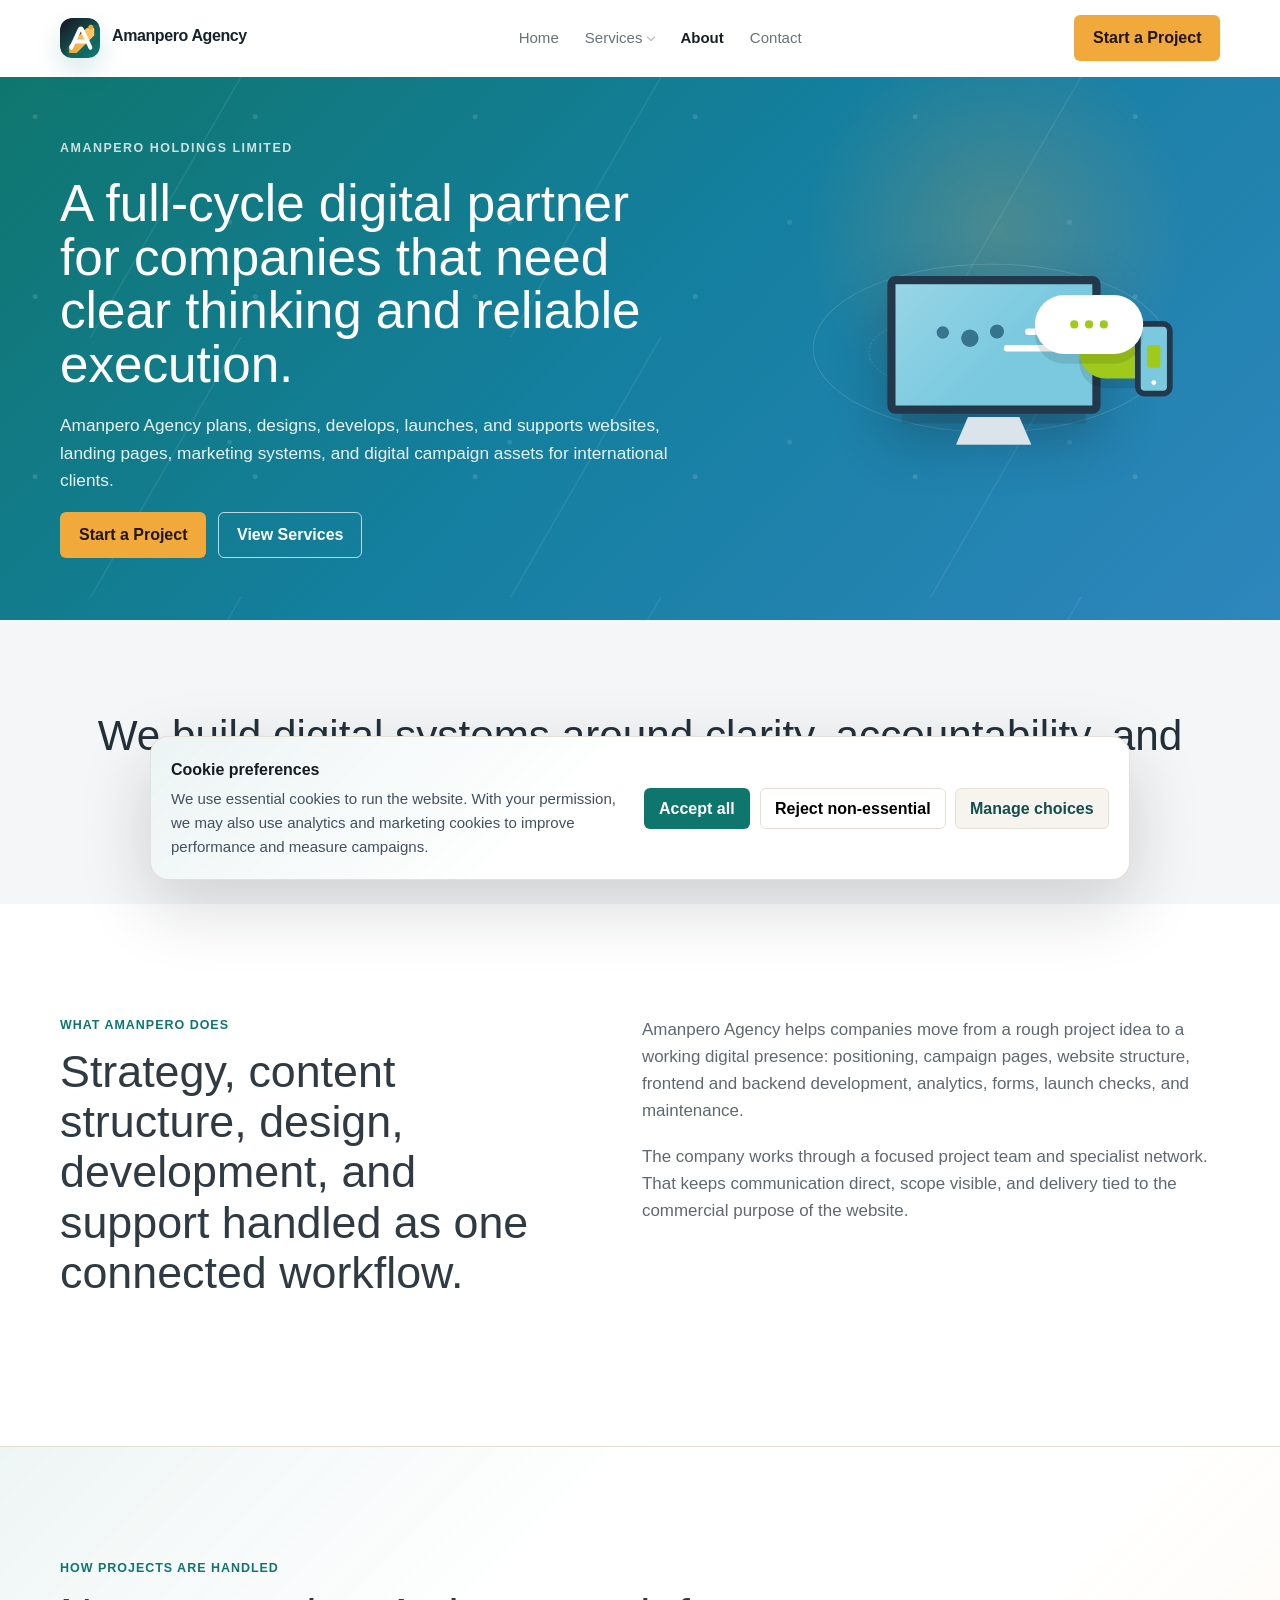
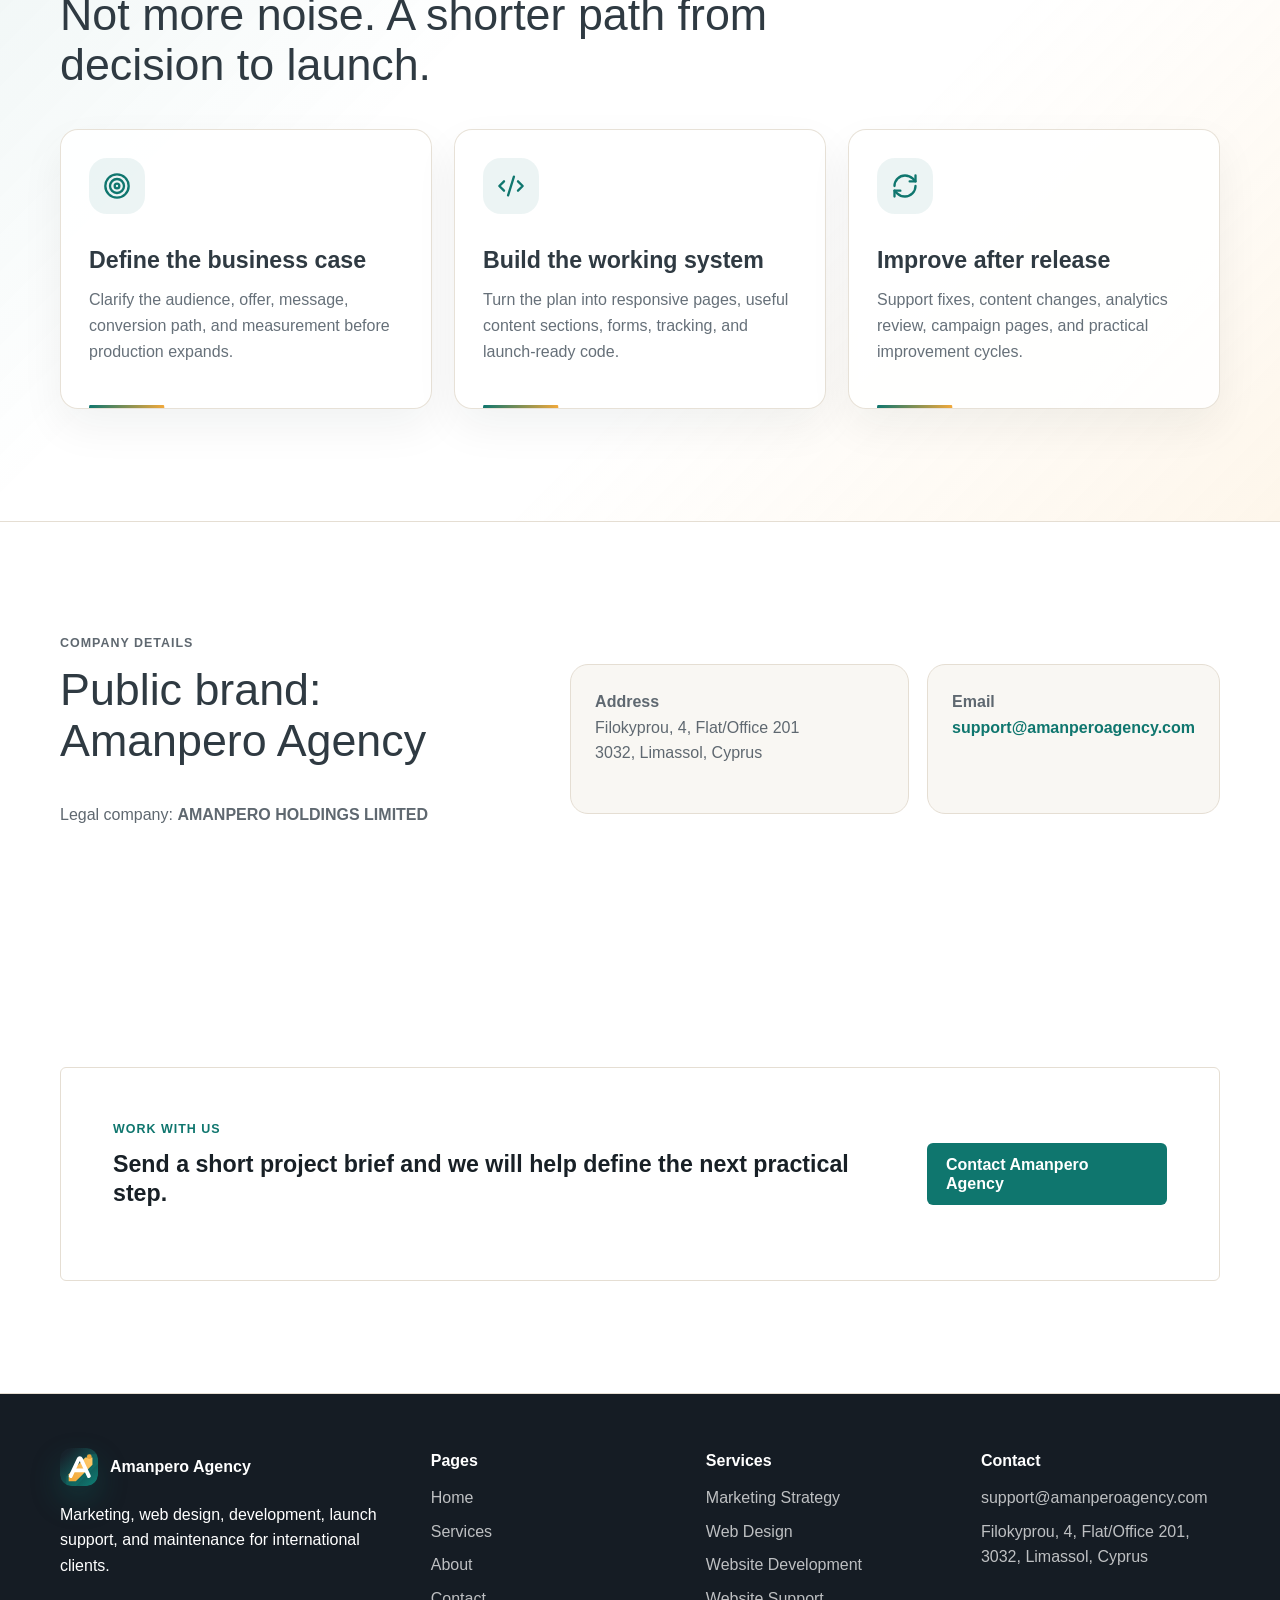
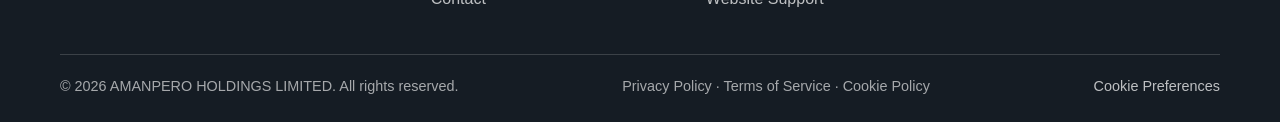
<file: about.html>
<!doctype html>
<html lang="en">
<head>
  <meta charset="utf-8">
  <meta name="viewport" content="width=device-width, initial-scale=1">
  <title>About Amanpero Agency | AMANPERO HOLDINGS LIMITED</title>
  <meta name="description" content="Amanpero Agency is a full-cycle digital partner for marketing strategy, web design, development, launch support, and ongoing website improvement.">
  <link rel="icon" type="image/svg+xml" href="img/common/favicon.svg">
  <link rel="stylesheet" href="css/bundle.css">
</head>
<body>
  <a class="skip-link" href="#main">Skip to content</a>
  <header class="site-header" data-header>
    <div class="container header__inner">
      <a class="brand" href="index.html" aria-label="Amanpero Agency home"><span class="brand__mark" aria-hidden="true"></span><span>Amanpero Agency</span></a>
      <nav class="nav" aria-label="Main navigation">
        <a href="index.html">Home</a><a href="services.html">Services</a><a href="about.html" aria-current="page">About</a><a href="contact.html">Contact</a>
      </nav>
      <a class="button button--accent header__cta" href="contact.html">Start a Project</a>
      <button class="menu-toggle" type="button" data-menu-open aria-label="Open menu" aria-controls="mobile-menu" aria-expanded="false"><span class="menu-toggle__lines"></span></button>
    </div>
  </header>

  <div class="mobile-menu" id="mobile-menu" data-mobile-menu aria-hidden="true">
    <button class="mobile-menu__close" type="button" data-menu-close aria-label="Close menu">&times;</button>
    <nav class="mobile-menu__nav" aria-label="Mobile navigation">
      <a href="index.html">Home</a><a href="services.html">Services</a><a href="about.html">About</a><a href="contact.html">Contact</a><a class="button button--primary" href="contact.html">Start a Project</a>
    </nav>
    <p class="mobile-menu__support">Plan your next digital project with strategy, design, development, and launch support in one place.</p>
  </div>

  <main id="main">
    <section class="about-hero">
      <div class="container about-hero__grid">
        <div class="about-hero__copy">
          <p class="about-hero__eyebrow">AMANPERO HOLDINGS LIMITED</p>
          <h1>A full-cycle digital partner for companies that need clear thinking and reliable execution.</h1>
          <p>Amanpero Agency plans, designs, develops, launches, and supports websites, landing pages, marketing systems, and digital campaign assets for international clients.</p>
          <div class="cluster">
            <a class="button button--accent" href="contact.html">Start a Project</a>
            <a class="button button--light" href="services.html">View Services</a>
          </div>
        </div>
        <div class="about-hero__visual" aria-hidden="true">
          <div class="about-orbit about-orbit--one"></div>
          <div class="about-orbit about-orbit--two"></div>
          <div class="about-screen">
            <span class="about-screen__top"></span>
            <span class="about-screen__map"></span>
            <span class="about-screen__bar about-screen__bar--one"></span>
            <span class="about-screen__bar about-screen__bar--two"></span>
          </div>
          <div class="about-bubble about-bubble--front"><span></span><span></span><span></span></div>
          <div class="about-bubble about-bubble--back"><span></span><span></span></div>
          <div class="about-phone"><span></span><strong></strong></div>
        </div>
      </div>
    </section>

    <section class="about-statement">
      <div class="container">
        <p>We build digital systems around clarity, accountability, and the next business action.</p>
      </div>
    </section>

    <section class="section about-operating">
      <div class="container about-operating__grid">
        <div>
          <p class="eyebrow">What Amanpero does</p>
          <h2>Strategy, content structure, design, development, and support handled as one connected workflow.</h2>
        </div>
        <div class="about-operating__text">
          <p>Amanpero Agency helps companies move from a rough project idea to a working digital presence: positioning, campaign pages, website structure, frontend and backend development, analytics, forms, launch checks, and maintenance.</p>
          <p>The company works through a focused project team and specialist network. That keeps communication direct, scope visible, and delivery tied to the commercial purpose of the website.</p>
        </div>
      </div>
    </section>

    <section class="about-method">
      <div class="container">
        <div class="about-method__header">
          <p class="eyebrow">How projects are handled</p>
          <h2>Not more noise. A shorter path from decision to launch.</h2>
        </div>
        <div class="about-method__cards">
          <article class="about-method-card">
            <span class="about-method-card__icon"><span class="icon-mask icon-mask--target"></span></span>
            <h3>Define the business case</h3>
            <p>Clarify the audience, offer, message, conversion path, and measurement before production expands.</p>
          </article>
          <article class="about-method-card">
            <span class="about-method-card__icon"><span class="icon-mask icon-mask--code"></span></span>
            <h3>Build the working system</h3>
            <p>Turn the plan into responsive pages, useful content sections, forms, tracking, and launch-ready code.</p>
          </article>
          <article class="about-method-card">
            <span class="about-method-card__icon"><span class="icon-mask icon-mask--refresh"></span></span>
            <h3>Improve after release</h3>
            <p>Support fixes, content changes, analytics review, campaign pages, and practical improvement cycles.</p>
          </article>
        </div>
      </div>
    </section>

    <section class="section about-company">
      <div class="container about-company__grid">
        <div>
          <p class="eyebrow">Company details</p>
          <h2>Public brand: Amanpero Agency</h2>
          <p>Legal company: <strong>AMANPERO HOLDINGS LIMITED</strong></p>
        </div>
        <div class="about-address">
          <p><strong>Address</strong><br>Filokyprou, 4, Flat/Office 201<br>3032, Limassol, Cyprus</p>
          <p><strong>Email</strong><br><a href="mailto:support@amanperoagency.com">support@amanperoagency.com</a></p>
        </div>
      </div>
    </section>

    <section class="section">
      <div class="container cta-band">
        <div class="cta-band__inner">
          <div>
            <p class="eyebrow">Work with us</p>
            <h2 class="h3">Send a short project brief and we will help define the next practical step.</h2>
          </div>
          <a class="button button--primary" href="contact.html">Contact Amanpero Agency</a>
        </div>
      </div>
    </section>
  </main>

  <footer class="site-footer">
    <div class="container footer__grid">
      <div><div class="footer__title">Amanpero Agency</div><p>Marketing, web design, development, launch support, and maintenance for international clients.</p></div>
      <div><div class="footer__title">Pages</div><nav class="footer__links"><a href="index.html">Home</a><a href="services.html">Services</a><a href="about.html">About</a><a href="contact.html">Contact</a></nav></div>
      <div><div class="footer__title">Services</div><nav class="footer__links"><a href="service-marketing-strategy.html">Marketing Strategy</a><a href="service-web-design.html">Web Design</a><a href="service-website-development.html">Website Development</a><a href="service-analytics-support.html">Website Support</a></nav></div>
      <div><div class="footer__title">Contact</div><div class="footer__links"><a href="mailto:support@amanperoagency.com">support@amanperoagency.com</a><span>Filokyprou, 4, Flat/Office 201, 3032, Limassol, Cyprus</span></div></div>
    </div>
    <div class="container footer__bottom"><span>&copy; 2026 AMANPERO HOLDINGS LIMITED. All rights reserved.</span><span><a href="privacy.html">Privacy Policy</a> &middot; <a href="terms.html">Terms of Service</a> &middot; <a href="cookie.html">Cookie Policy</a></span></div>
  </footer>
  <script src="js/main.js"></script>
</body>
</html>
</file>
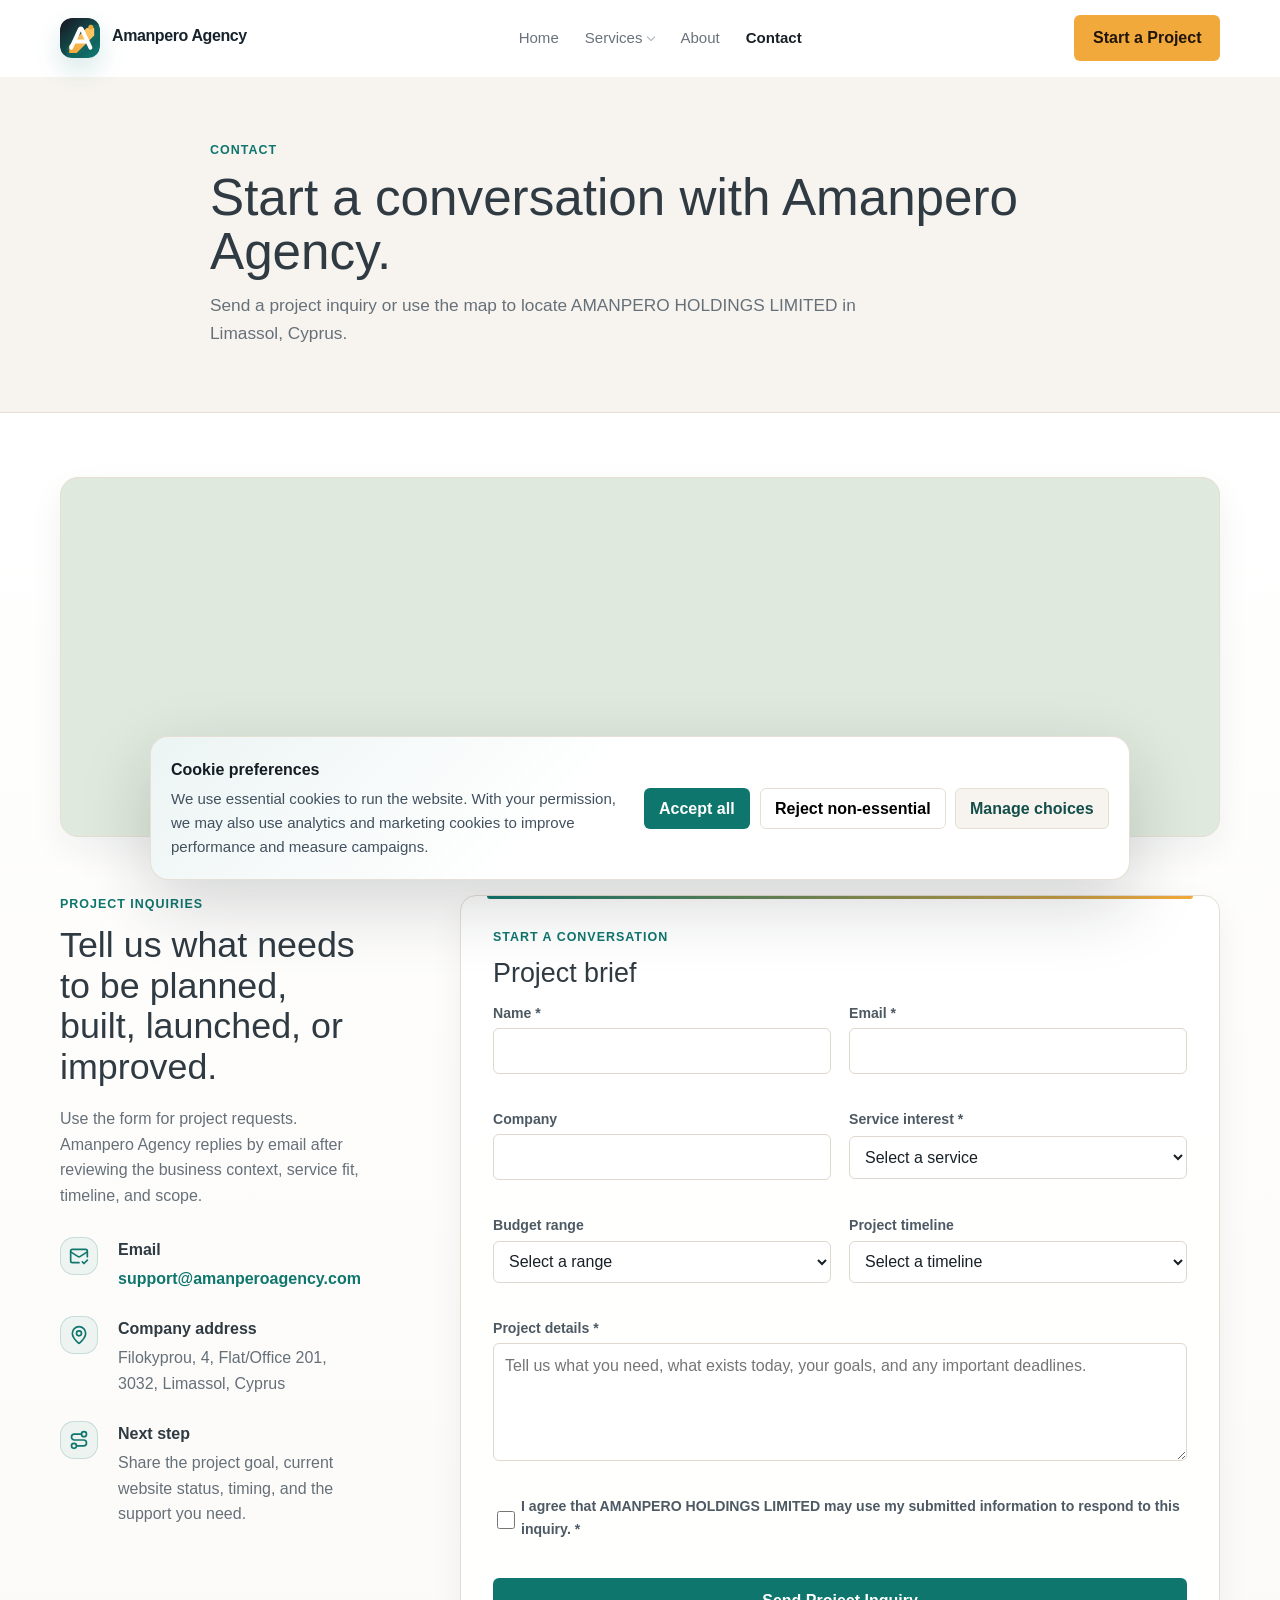
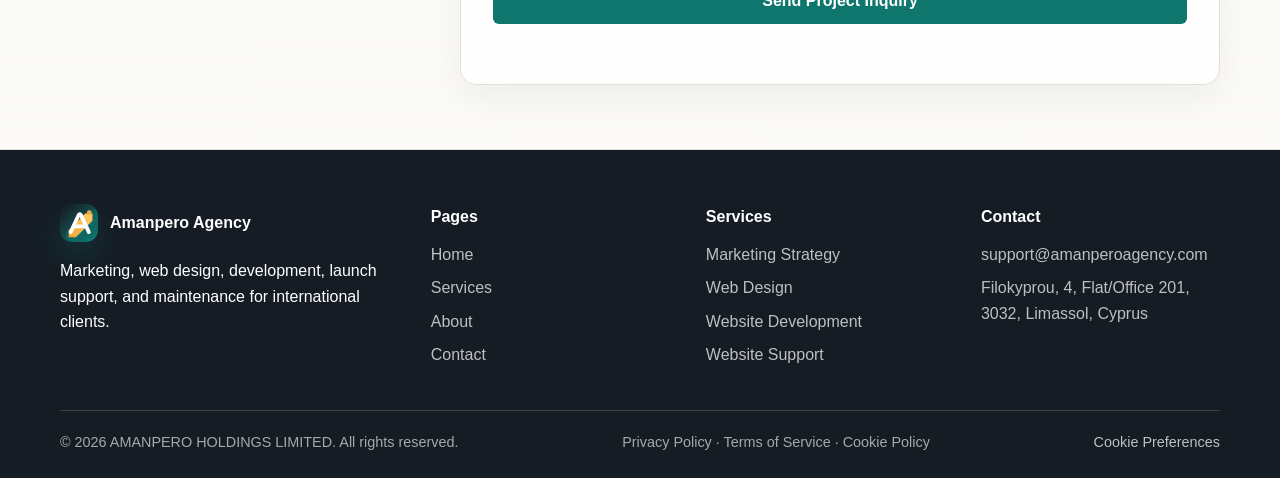
<file: contact.html>
<!doctype html>
<html lang="en">
<head>
  <meta charset="utf-8">
  <meta name="viewport" content="width=device-width, initial-scale=1">
  <title>Contact Amanpero Agency | Start a Digital Project</title>
  <meta name="description" content="Contact Amanpero Agency to discuss marketing strategy, web design, website development, landing pages, launch support, or maintenance.">
  <link rel="icon" type="image/svg+xml" href="img/common/favicon.svg">
  <link rel="stylesheet" href="css/bundle.css">
</head>
<body>
  <a class="skip-link" href="#main">Skip to content</a>
  <header class="site-header" data-header>
    <div class="container header__inner">
      <a class="brand" href="index.html" aria-label="Amanpero Agency home"><span class="brand__mark" aria-hidden="true"></span><span>Amanpero Agency</span></a>
      <nav class="nav" aria-label="Main navigation">
        <a href="index.html">Home</a><a href="services.html">Services</a><a href="about.html">About</a><a href="contact.html" aria-current="page">Contact</a>
      </nav>
      <a class="button button--accent header__cta" href="contact.html">Start a Project</a>
      <button class="menu-toggle" type="button" data-menu-open aria-label="Open menu" aria-controls="mobile-menu" aria-expanded="false"><span class="menu-toggle__lines"></span></button>
    </div>
  </header>

  <div class="mobile-menu" id="mobile-menu" data-mobile-menu aria-hidden="true">
    <button class="mobile-menu__close" type="button" data-menu-close aria-label="Close menu">&times;</button>
    <nav class="mobile-menu__nav" aria-label="Mobile navigation">
      <a href="index.html">Home</a><a href="services.html">Services</a><a href="about.html">About</a><a href="contact.html">Contact</a><a class="button button--primary" href="contact.html">Start a Project</a>
    </nav>
    <p class="mobile-menu__support">Plan your next digital project with strategy, design, development, and launch support in one place.</p>
  </div>

  <main id="main">
    <section class="contact-intro-band">
      <div class="container contact-intro-band__inner">
        <p class="eyebrow">Contact</p>
        <h1>Start a conversation with Amanpero Agency.</h1>
        <p>Send a project inquiry or use the map to locate AMANPERO HOLDINGS LIMITED in Limassol, Cyprus.</p>
      </div>
    </section>

    <section class="contact-main">
      <div class="container contact-map" aria-label="Amanpero Agency location in Limassol, Cyprus">
        <iframe title="Map showing Filokyprou, Limassol, Cyprus" src="https://www.google.com/maps?q=Filokyprou%204%2C%20Limassol%203032%2C%20Cyprus&amp;hl=en&amp;z=15&amp;output=embed" loading="lazy" referrerpolicy="no-referrer-when-downgrade"></iframe>
      </div>
      <div class="container contact-layout">
        <aside class="contact-sidebar" aria-label="Contact details">
          <div class="contact-intro">
            <p class="eyebrow">Project inquiries</p>
            <h2>Tell us what needs to be planned, built, launched, or improved.</h2>
            <p>Use the form for project requests. Amanpero Agency replies by email after reviewing the business context, service fit, timeline, and scope.</p>
          </div>

          <div class="contact-detail-list">
            <div class="contact-detail">
              <span class="contact-detail__icon"><span class="icon-mask icon-mask--mail-check"></span></span>
              <div>
                <strong>Email</strong>
                <a href="mailto:support@amanperoagency.com">support@amanperoagency.com</a>
              </div>
            </div>
            <div class="contact-detail">
              <span class="contact-detail__icon"><span class="icon-mask icon-mask--map-pin"></span></span>
              <div>
                <strong>Company address</strong>
                <span>Filokyprou, 4, Flat/Office 201, 3032, Limassol, Cyprus</span>
              </div>
            </div>
            <div class="contact-detail">
              <span class="contact-detail__icon"><span class="icon-mask icon-mask--route"></span></span>
              <div>
                <strong>Next step</strong>
                <span>Share the project goal, current website status, timing, and the support you need.</span>
              </div>
            </div>
          </div>
        </aside>

        <form class="contact-form" action="/send-mail.php" method="POST" data-validate-form novalidate>
          <div class="contact-form__header">
            <p class="eyebrow">Start a conversation</p>
            <h2>Project brief</h2>
          </div>

          <div class="form__row">
            <div class="field">
              <label for="name">Name *</label>
              <input id="name" name="name" type="text" autocomplete="name" required>
              <div class="field__error" aria-live="polite"></div>
            </div>
            <div class="field">
              <label for="email">Email *</label>
              <input id="email" name="email" type="email" autocomplete="email" required>
              <div class="field__error" aria-live="polite"></div>
            </div>
          </div>

          <div class="form__row">
            <div class="field">
              <label for="company">Company</label>
              <input id="company" name="company" type="text" autocomplete="organization">
              <div class="field__error" aria-live="polite"></div>
            </div>
            <div class="field">
              <label for="service_interest">Service interest *</label>
              <select id="service_interest" name="service_interest" required>
                <option value="">Select a service</option>
                <option>Marketing Strategy</option>
                <option>Paid Advertising</option>
                <option>Web Design</option>
                <option>Website Development</option>
                <option>Landing Pages</option>
                <option>Frontend / Backend Development</option>
                <option>Conversion Optimization</option>
                <option>Website Support & Maintenance</option>
              </select>
              <div class="field__error" aria-live="polite"></div>
            </div>
          </div>

          <div class="form__row">
            <div class="field">
              <label for="budget_range">Budget range</label>
              <select id="budget_range" name="budget_range">
                <option value="">Select a range</option>
                <option>Under EUR 5,000</option>
                <option>EUR 5,000 - EUR 10,000</option>
                <option>EUR 10,000 - EUR 25,000</option>
                <option>EUR 25,000+</option>
                <option>Not sure yet</option>
              </select>
              <div class="field__error" aria-live="polite"></div>
            </div>
            <div class="field">
              <label for="project_timeline">Project timeline</label>
              <select id="project_timeline" name="project_timeline">
                <option value="">Select a timeline</option>
                <option>As soon as possible</option>
                <option>Within 1 month</option>
                <option>1-3 months</option>
                <option>3+ months</option>
                <option>Exploring options</option>
              </select>
              <div class="field__error" aria-live="polite"></div>
            </div>
          </div>

          <div class="field">
            <label for="project_details">Project details *</label>
            <textarea id="project_details" name="project_details" required placeholder="Tell us what you need, what exists today, your goals, and any important deadlines."></textarea>
            <div class="field__error" aria-live="polite"></div>
          </div>

          <div class="honeypot" aria-hidden="true">
            <label for="website">Website</label>
            <input id="website" name="website" type="text" tabindex="-1" autocomplete="off">
          </div>

          <div class="field field--consent">
            <label><input name="consent" type="checkbox" required> I agree that AMANPERO HOLDINGS LIMITED may use my submitted information to respond to this inquiry. *</label>
            <div class="field__error" aria-live="polite"></div>
          </div>

          <button class="button button--primary" type="submit">Send Project Inquiry</button>
          <p class="form__status" data-form-status aria-live="polite"></p>
        </form>
      </div>
    </section>
  </main>

  <footer class="site-footer">
    <div class="container footer__grid">
      <div><div class="footer__title">Amanpero Agency</div><p>Marketing, web design, development, launch support, and maintenance for international clients.</p></div>
      <div><div class="footer__title">Pages</div><nav class="footer__links"><a href="index.html">Home</a><a href="services.html">Services</a><a href="about.html">About</a><a href="contact.html">Contact</a></nav></div>
      <div><div class="footer__title">Services</div><nav class="footer__links"><a href="service-marketing-strategy.html">Marketing Strategy</a><a href="service-web-design.html">Web Design</a><a href="service-website-development.html">Website Development</a><a href="service-analytics-support.html">Website Support</a></nav></div>
      <div><div class="footer__title">Contact</div><div class="footer__links"><a href="mailto:support@amanperoagency.com">support@amanperoagency.com</a><span>Filokyprou, 4, Flat/Office 201, 3032, Limassol, Cyprus</span></div></div>
    </div>
    <div class="container footer__bottom"><span>&copy; 2026 AMANPERO HOLDINGS LIMITED. All rights reserved.</span><span><a href="privacy.html">Privacy Policy</a> &middot; <a href="terms.html">Terms of Service</a> &middot; <a href="cookie.html">Cookie Policy</a></span></div>
  </footer>
  <script src="js/main.js"></script>
</body>
</html>
</file>
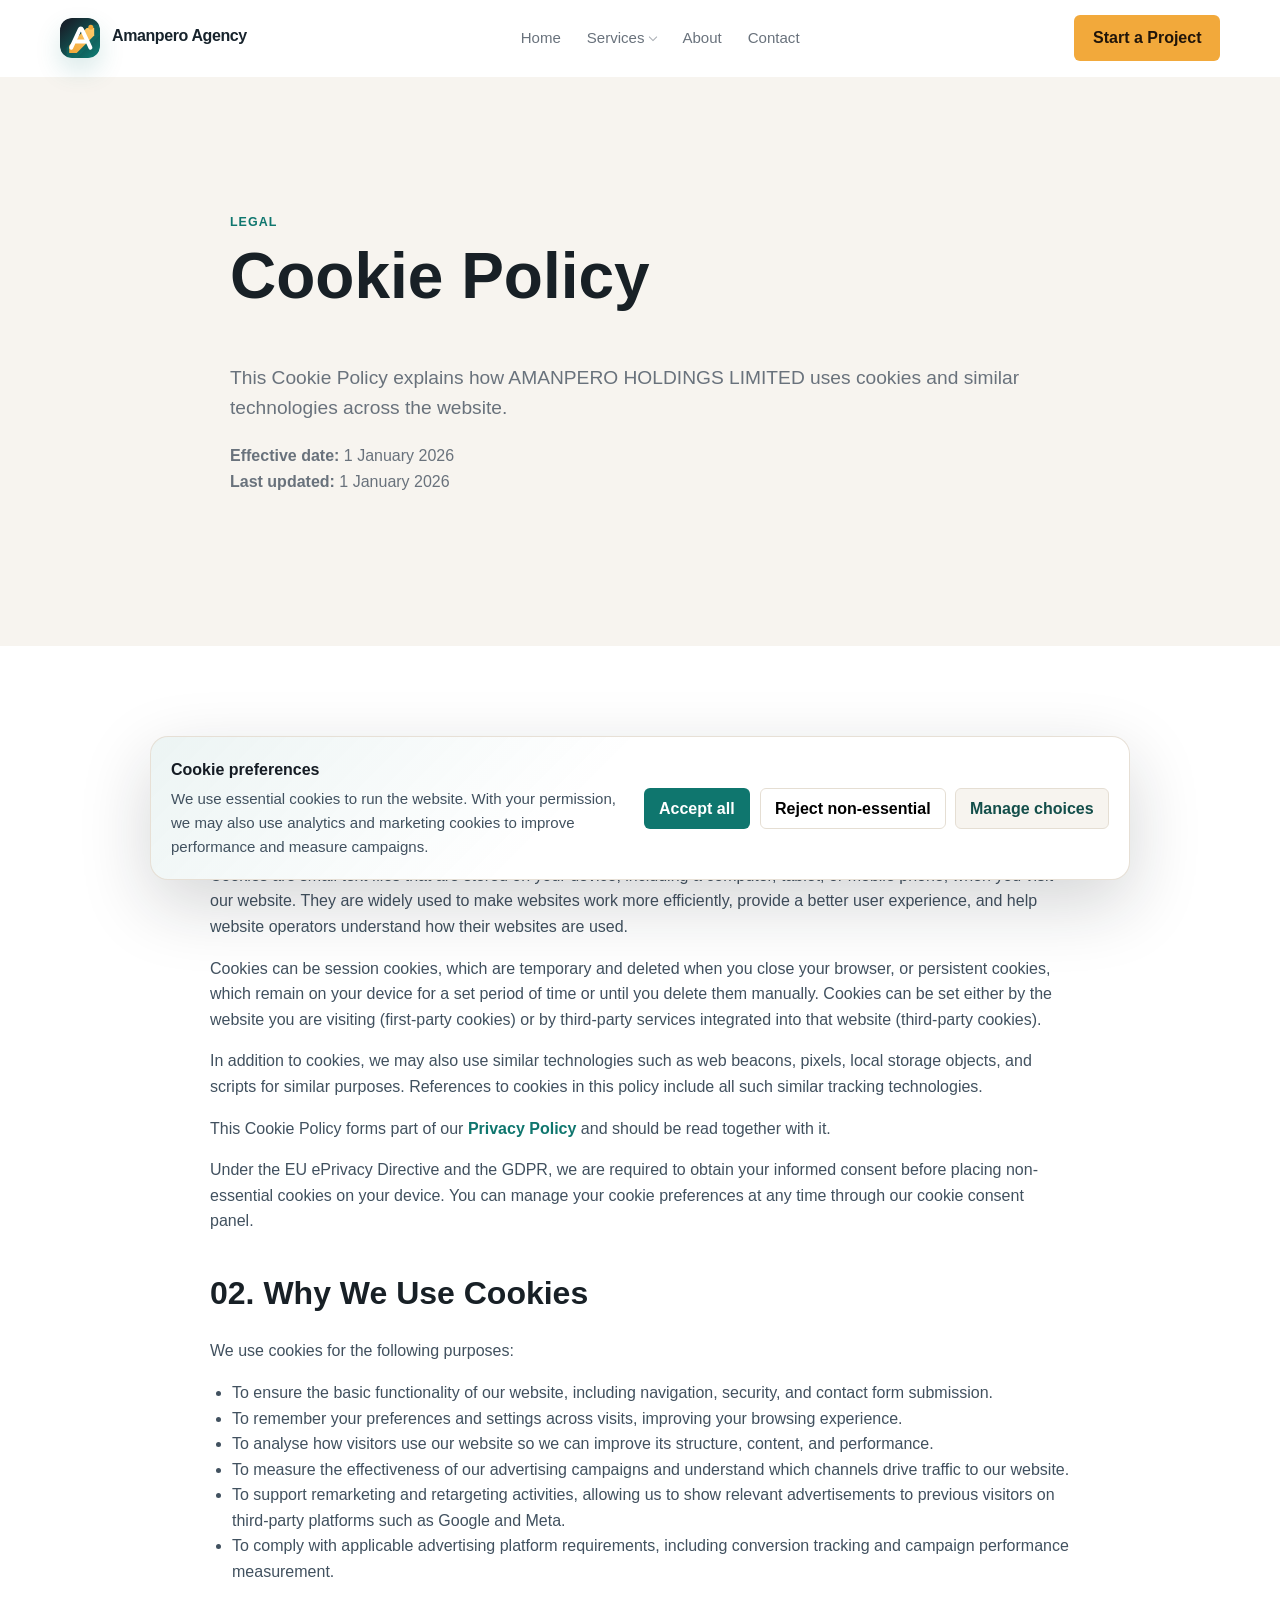
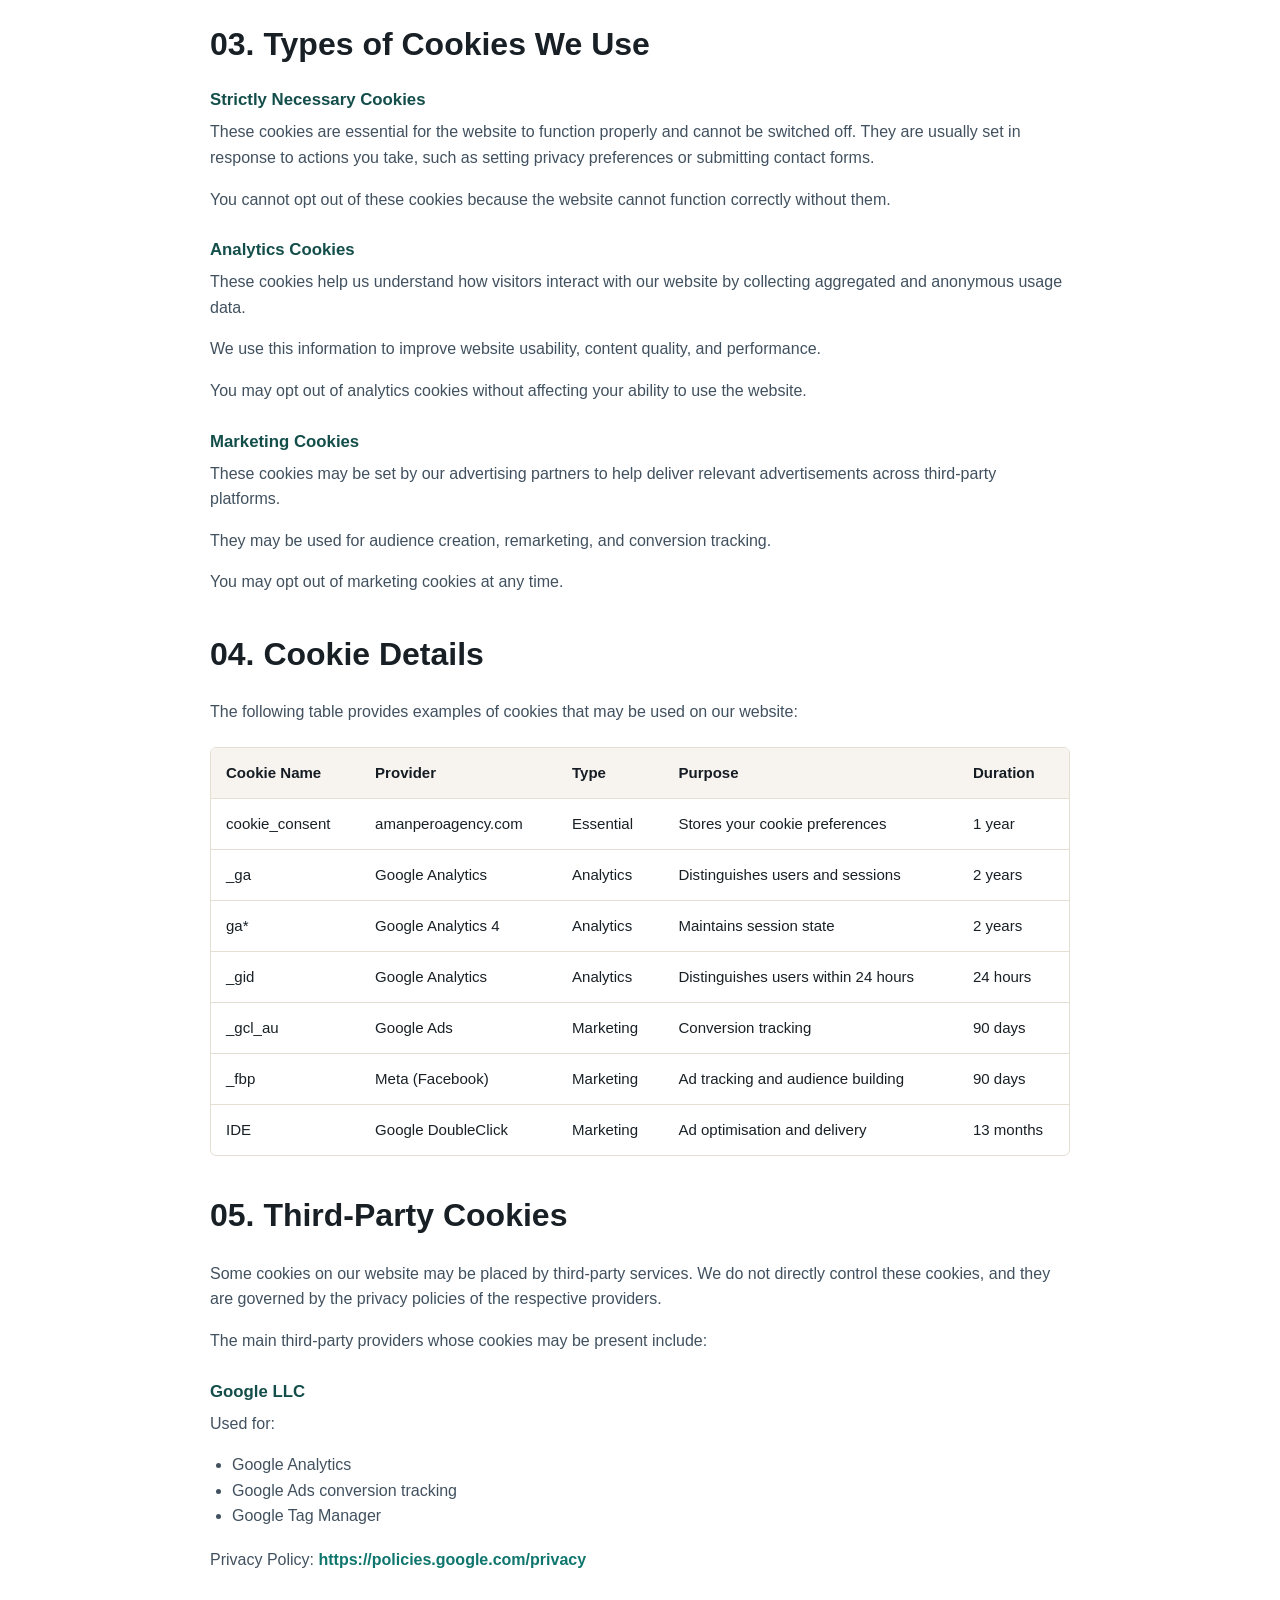
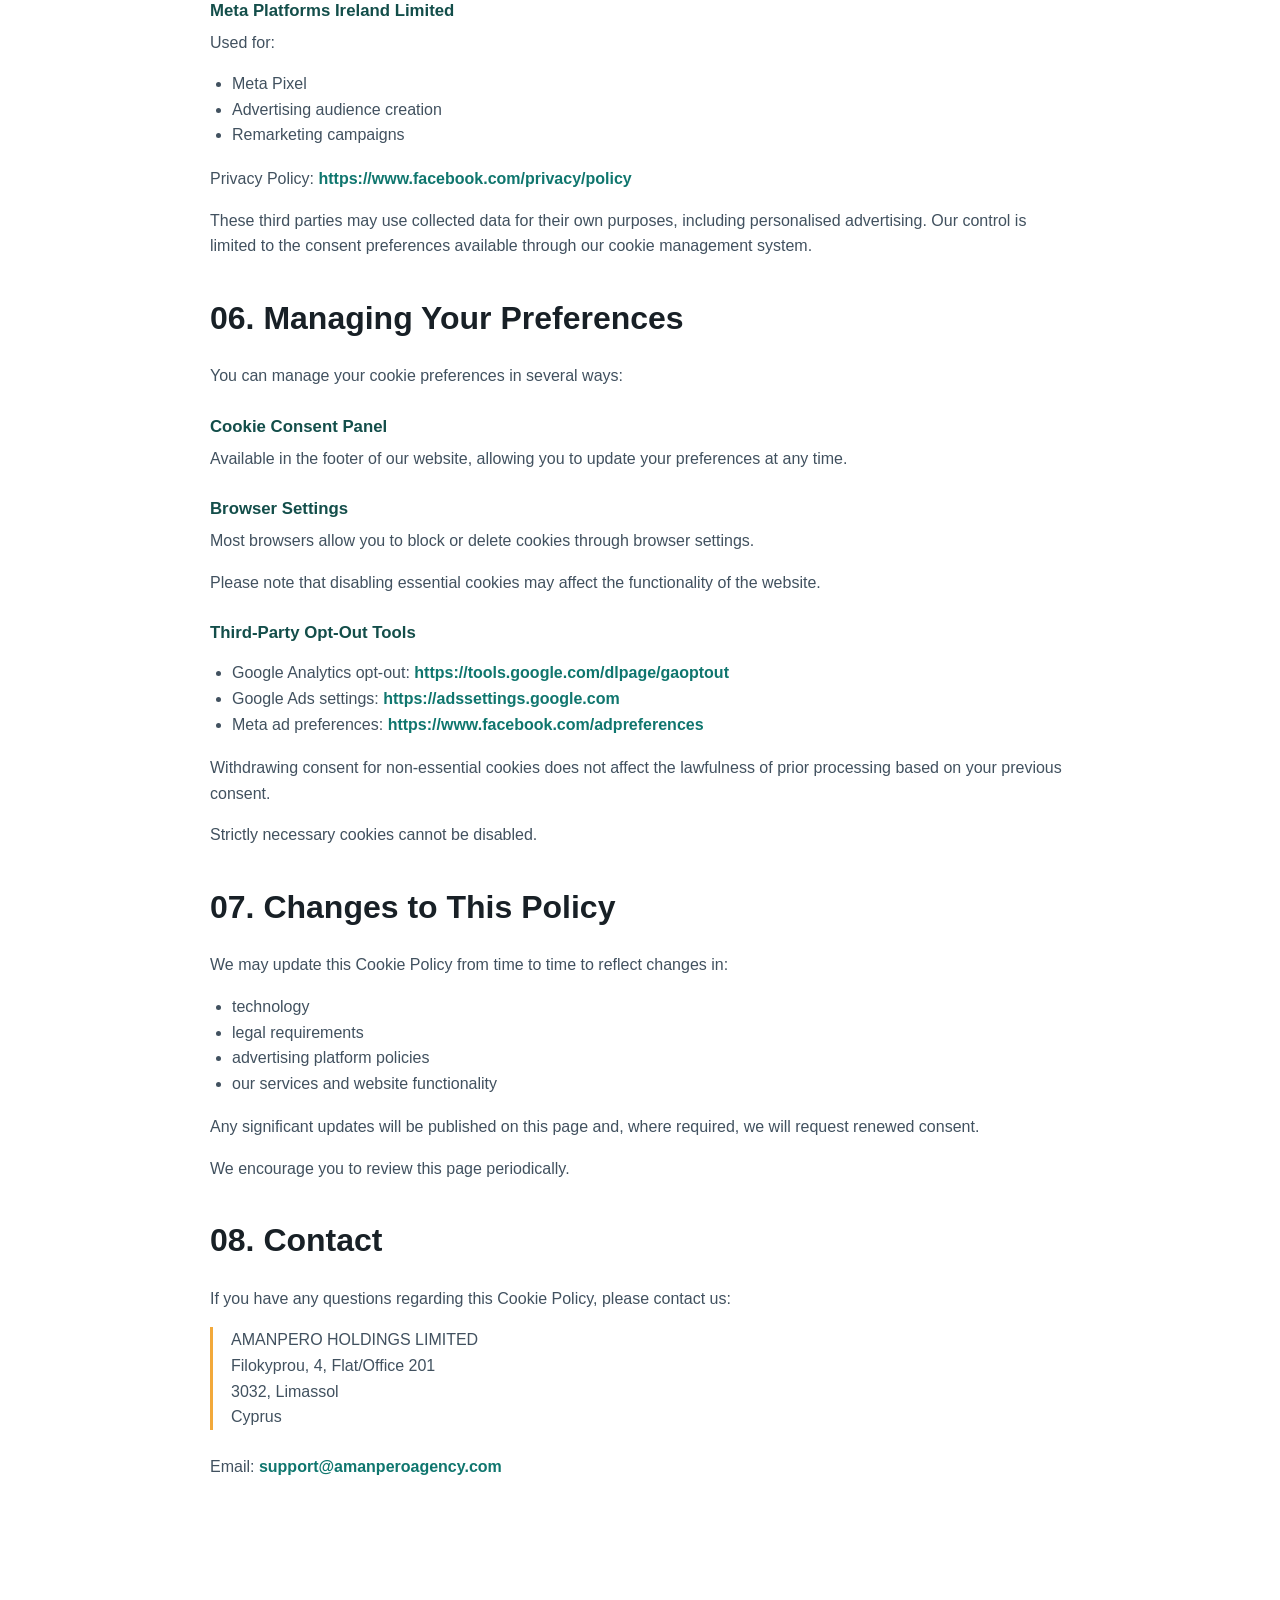
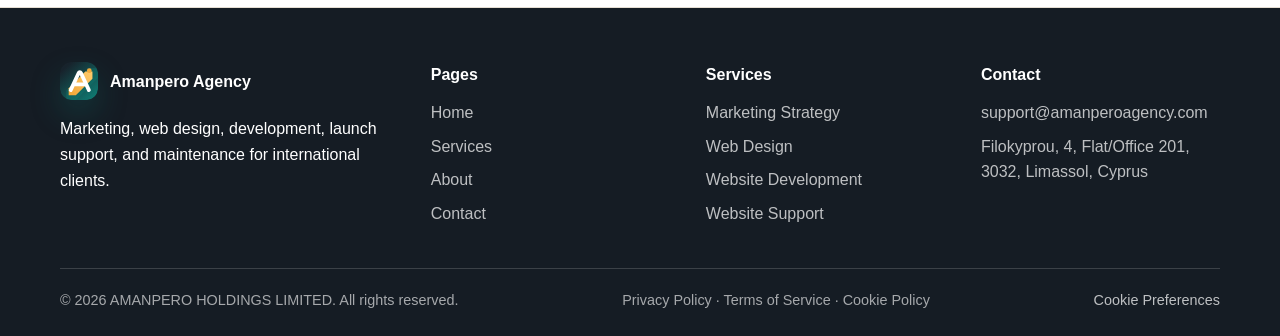
<file: cookie.html>
<!doctype html>
<html lang="en">
<head>
  <meta charset="utf-8">
  <meta name="viewport" content="width=device-width, initial-scale=1">
  <title>Cookie Policy | Amanpero Agency</title>
  <meta name="description" content="Cookie Policy for AMANPERO HOLDINGS LIMITED and the Amanpero Agency website.">
  <link rel="icon" type="image/svg+xml" href="img/common/favicon.svg">
  <link rel="stylesheet" href="css/bundle.css">
</head>
<body>
  <a class="skip-link" href="#main">Skip to content</a>
  <header class="site-header" data-header>
    <div class="container header__inner">
      <a class="brand" href="index.html" aria-label="Amanpero Agency home"><span class="brand__mark" aria-hidden="true"></span><span>Amanpero Agency</span></a>
      <nav class="nav" aria-label="Main navigation">
        <a href="index.html">Home</a><a href="services.html">Services</a><a href="about.html">About</a><a href="contact.html">Contact</a>
      </nav>
      <a class="button button--accent header__cta" href="contact.html">Start a Project</a>
      <button class="menu-toggle" type="button" data-menu-open aria-label="Open menu" aria-controls="mobile-menu" aria-expanded="false"><span class="menu-toggle__lines"></span></button>
    </div>
  </header>
  <div class="mobile-menu" id="mobile-menu" data-mobile-menu aria-hidden="true">
    <button class="mobile-menu__close" type="button" data-menu-close aria-label="Close menu">&times;</button>
    <nav class="mobile-menu__nav" aria-label="Mobile navigation">
      <a href="index.html">Home</a><a href="services.html">Services</a><a href="about.html">About</a><a href="contact.html">Contact</a><a class="button button--primary" href="contact.html">Start a Project</a>
    </nav>
    <p class="mobile-menu__support">Plan your next digital project with strategy, design, development, and launch support in one place.</p>
  </div>

  <main id="main">
    <section class="page-hero">
      <div class="container page-hero__content">
        <p class="eyebrow">Legal</p>
        <h1>Cookie Policy</h1>
        <p class="lead">This Cookie Policy explains how AMANPERO HOLDINGS LIMITED uses cookies and similar technologies across the website.</p>
        <p class="muted"><strong>Effective date:</strong> 1 January 2026<br><strong>Last updated:</strong> 1 January 2026</p>
      </div>
    </section>

    <section class="section">
      <article class="container legal-content">
        <h2>01. What Are Cookies</h2>
        <p>Cookies are small text files that are stored on your device, including a computer, tablet, or mobile phone, when you visit our website. They are widely used to make websites work more efficiently, provide a better user experience, and help website operators understand how their websites are used.</p>
        <p>Cookies can be session cookies, which are temporary and deleted when you close your browser, or persistent cookies, which remain on your device for a set period of time or until you delete them manually. Cookies can be set either by the website you are visiting (first-party cookies) or by third-party services integrated into that website (third-party cookies).</p>
        <p>In addition to cookies, we may also use similar technologies such as web beacons, pixels, local storage objects, and scripts for similar purposes. References to cookies in this policy include all such similar tracking technologies.</p>
        <p>This Cookie Policy forms part of our <a href="privacy.html">Privacy Policy</a> and should be read together with it.</p>
        <p>Under the EU ePrivacy Directive and the GDPR, we are required to obtain your informed consent before placing non-essential cookies on your device. You can manage your cookie preferences at any time through our cookie consent panel.</p>

        <h2>02. Why We Use Cookies</h2>
        <p>We use cookies for the following purposes:</p>
        <ul>
          <li>To ensure the basic functionality of our website, including navigation, security, and contact form submission.</li>
          <li>To remember your preferences and settings across visits, improving your browsing experience.</li>
          <li>To analyse how visitors use our website so we can improve its structure, content, and performance.</li>
          <li>To measure the effectiveness of our advertising campaigns and understand which channels drive traffic to our website.</li>
          <li>To support remarketing and retargeting activities, allowing us to show relevant advertisements to previous visitors on third-party platforms such as Google and Meta.</li>
          <li>To comply with applicable advertising platform requirements, including conversion tracking and campaign performance measurement.</li>
        </ul>

        <h2>03. Types of Cookies We Use</h2>
        <h3>Strictly Necessary Cookies</h3>
        <p>These cookies are essential for the website to function properly and cannot be switched off. They are usually set in response to actions you take, such as setting privacy preferences or submitting contact forms.</p>
        <p>You cannot opt out of these cookies because the website cannot function correctly without them.</p>

        <h3>Analytics Cookies</h3>
        <p>These cookies help us understand how visitors interact with our website by collecting aggregated and anonymous usage data.</p>
        <p>We use this information to improve website usability, content quality, and performance.</p>
        <p>You may opt out of analytics cookies without affecting your ability to use the website.</p>

        <h3>Marketing Cookies</h3>
        <p>These cookies may be set by our advertising partners to help deliver relevant advertisements across third-party platforms.</p>
        <p>They may be used for audience creation, remarketing, and conversion tracking.</p>
        <p>You may opt out of marketing cookies at any time.</p>

        <h2>04. Cookie Details</h2>
        <p>The following table provides examples of cookies that may be used on our website:</p>
        <div class="legal-table-wrap">
          <table>
            <thead>
              <tr>
                <th>Cookie Name</th>
                <th>Provider</th>
                <th>Type</th>
                <th>Purpose</th>
                <th>Duration</th>
              </tr>
            </thead>
            <tbody>
              <tr>
                <td>cookie_consent</td>
                <td>amanperoagency.com</td>
                <td>Essential</td>
                <td>Stores your cookie preferences</td>
                <td>1 year</td>
              </tr>
              <tr>
                <td>_ga</td>
                <td>Google Analytics</td>
                <td>Analytics</td>
                <td>Distinguishes users and sessions</td>
                <td>2 years</td>
              </tr>
              <tr>
                <td>ga*</td>
                <td>Google Analytics 4</td>
                <td>Analytics</td>
                <td>Maintains session state</td>
                <td>2 years</td>
              </tr>
              <tr>
                <td>_gid</td>
                <td>Google Analytics</td>
                <td>Analytics</td>
                <td>Distinguishes users within 24 hours</td>
                <td>24 hours</td>
              </tr>
              <tr>
                <td>_gcl_au</td>
                <td>Google Ads</td>
                <td>Marketing</td>
                <td>Conversion tracking</td>
                <td>90 days</td>
              </tr>
              <tr>
                <td>_fbp</td>
                <td>Meta (Facebook)</td>
                <td>Marketing</td>
                <td>Ad tracking and audience building</td>
                <td>90 days</td>
              </tr>
              <tr>
                <td>IDE</td>
                <td>Google DoubleClick</td>
                <td>Marketing</td>
                <td>Ad optimisation and delivery</td>
                <td>13 months</td>
              </tr>
            </tbody>
          </table>
        </div>

        <h2>05. Third-Party Cookies</h2>
        <p>Some cookies on our website may be placed by third-party services. We do not directly control these cookies, and they are governed by the privacy policies of the respective providers.</p>
        <p>The main third-party providers whose cookies may be present include:</p>

        <h3>Google LLC</h3>
        <p>Used for:</p>
        <ul>
          <li>Google Analytics</li>
          <li>Google Ads conversion tracking</li>
          <li>Google Tag Manager</li>
        </ul>
        <p>Privacy Policy: <a href="https://policies.google.com/privacy" rel="noopener noreferrer">https://policies.google.com/privacy</a></p>

        <h3>Meta Platforms Ireland Limited</h3>
        <p>Used for:</p>
        <ul>
          <li>Meta Pixel</li>
          <li>Advertising audience creation</li>
          <li>Remarketing campaigns</li>
        </ul>
        <p>Privacy Policy: <a href="https://www.facebook.com/privacy/policy" rel="noopener noreferrer">https://www.facebook.com/privacy/policy</a></p>
        <p>These third parties may use collected data for their own purposes, including personalised advertising. Our control is limited to the consent preferences available through our cookie management system.</p>

        <h2>06. Managing Your Preferences</h2>
        <p>You can manage your cookie preferences in several ways:</p>
        <h3>Cookie Consent Panel</h3>
        <p>Available in the footer of our website, allowing you to update your preferences at any time.</p>
        <h3>Browser Settings</h3>
        <p>Most browsers allow you to block or delete cookies through browser settings.</p>
        <p>Please note that disabling essential cookies may affect the functionality of the website.</p>
        <h3>Third-Party Opt-Out Tools</h3>
        <ul>
          <li>Google Analytics opt-out: <a href="https://tools.google.com/dlpage/gaoptout" rel="noopener noreferrer">https://tools.google.com/dlpage/gaoptout</a></li>
          <li>Google Ads settings: <a href="https://adssettings.google.com" rel="noopener noreferrer">https://adssettings.google.com</a></li>
          <li>Meta ad preferences: <a href="https://www.facebook.com/adpreferences" rel="noopener noreferrer">https://www.facebook.com/adpreferences</a></li>
        </ul>
        <p>Withdrawing consent for non-essential cookies does not affect the lawfulness of prior processing based on your previous consent.</p>
        <p>Strictly necessary cookies cannot be disabled.</p>

        <h2>07. Changes to This Policy</h2>
        <p>We may update this Cookie Policy from time to time to reflect changes in:</p>
        <ul>
          <li>technology</li>
          <li>legal requirements</li>
          <li>advertising platform policies</li>
          <li>our services and website functionality</li>
        </ul>
        <p>Any significant updates will be published on this page and, where required, we will request renewed consent.</p>
        <p>We encourage you to review this page periodically.</p>

        <h2>08. Contact</h2>
        <p>If you have any questions regarding this Cookie Policy, please contact us:</p>
        <address>
          AMANPERO HOLDINGS LIMITED<br>
          Filokyprou, 4, Flat/Office 201<br>
          3032, Limassol<br>
          Cyprus
        </address>
        <p>Email: <a href="mailto:support@amanperoagency.com">support@amanperoagency.com</a></p>
      </article>
    </section>
  </main>

  <footer class="site-footer">
    <div class="container footer__grid">
      <div><div class="footer__title">Amanpero Agency</div><p>Marketing, web design, development, launch support, and maintenance for international clients.</p></div>
      <div><div class="footer__title">Pages</div><nav class="footer__links"><a href="index.html">Home</a><a href="services.html">Services</a><a href="about.html">About</a><a href="contact.html">Contact</a></nav></div>
      <div><div class="footer__title">Services</div><nav class="footer__links"><a href="service-marketing-strategy.html">Marketing Strategy</a><a href="service-web-design.html">Web Design</a><a href="service-website-development.html">Website Development</a><a href="service-analytics-support.html">Website Support</a></nav></div>
      <div><div class="footer__title">Contact</div><div class="footer__links"><a href="mailto:support@amanperoagency.com">support@amanperoagency.com</a><span>Filokyprou, 4, Flat/Office 201, 3032, Limassol, Cyprus</span></div></div>
    </div>
    <div class="container footer__bottom">
      <span>&copy; 2026 AMANPERO HOLDINGS LIMITED. All rights reserved.</span>
      <span><a href="privacy.html">Privacy Policy</a> &middot; <a href="terms.html">Terms of Service</a> &middot; <a href="cookie.html">Cookie Policy</a></span>
    </div>
  </footer>
  <script src="js/main.js"></script>
</body>
</html>
</file>
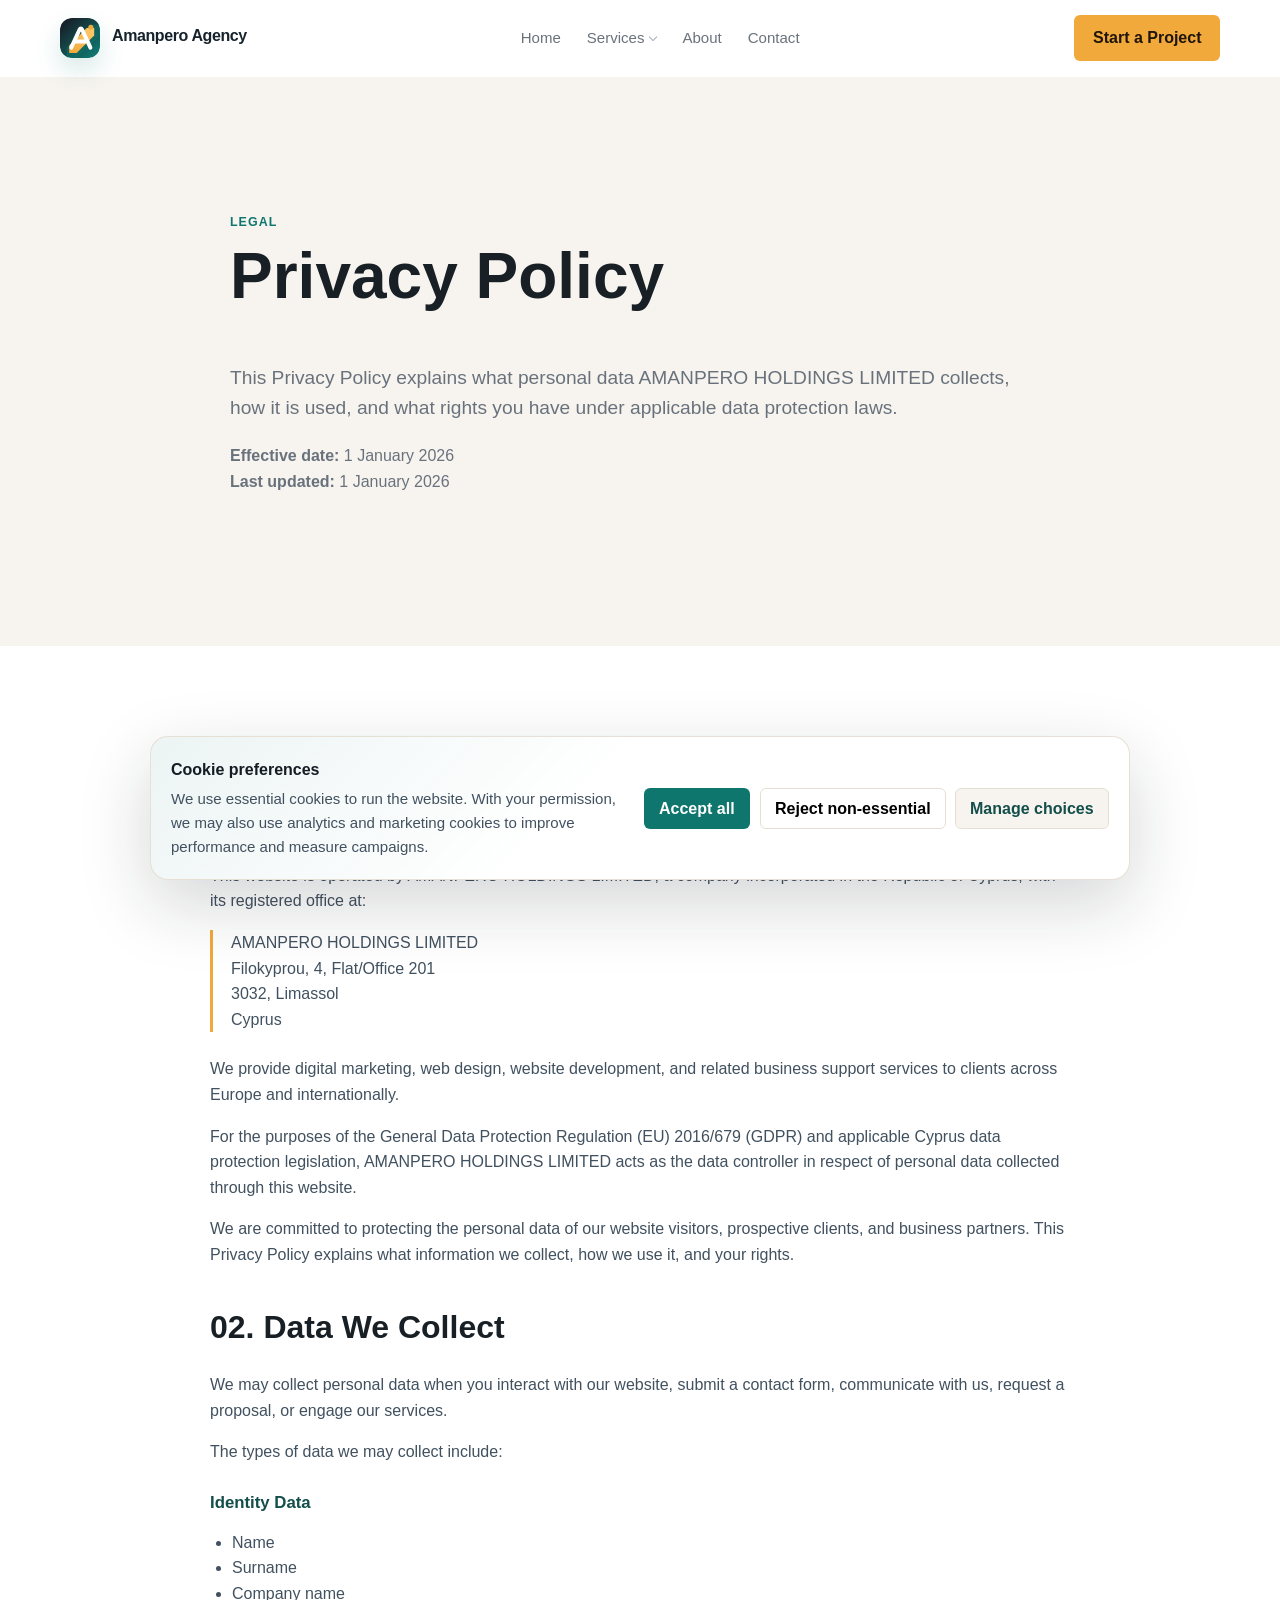
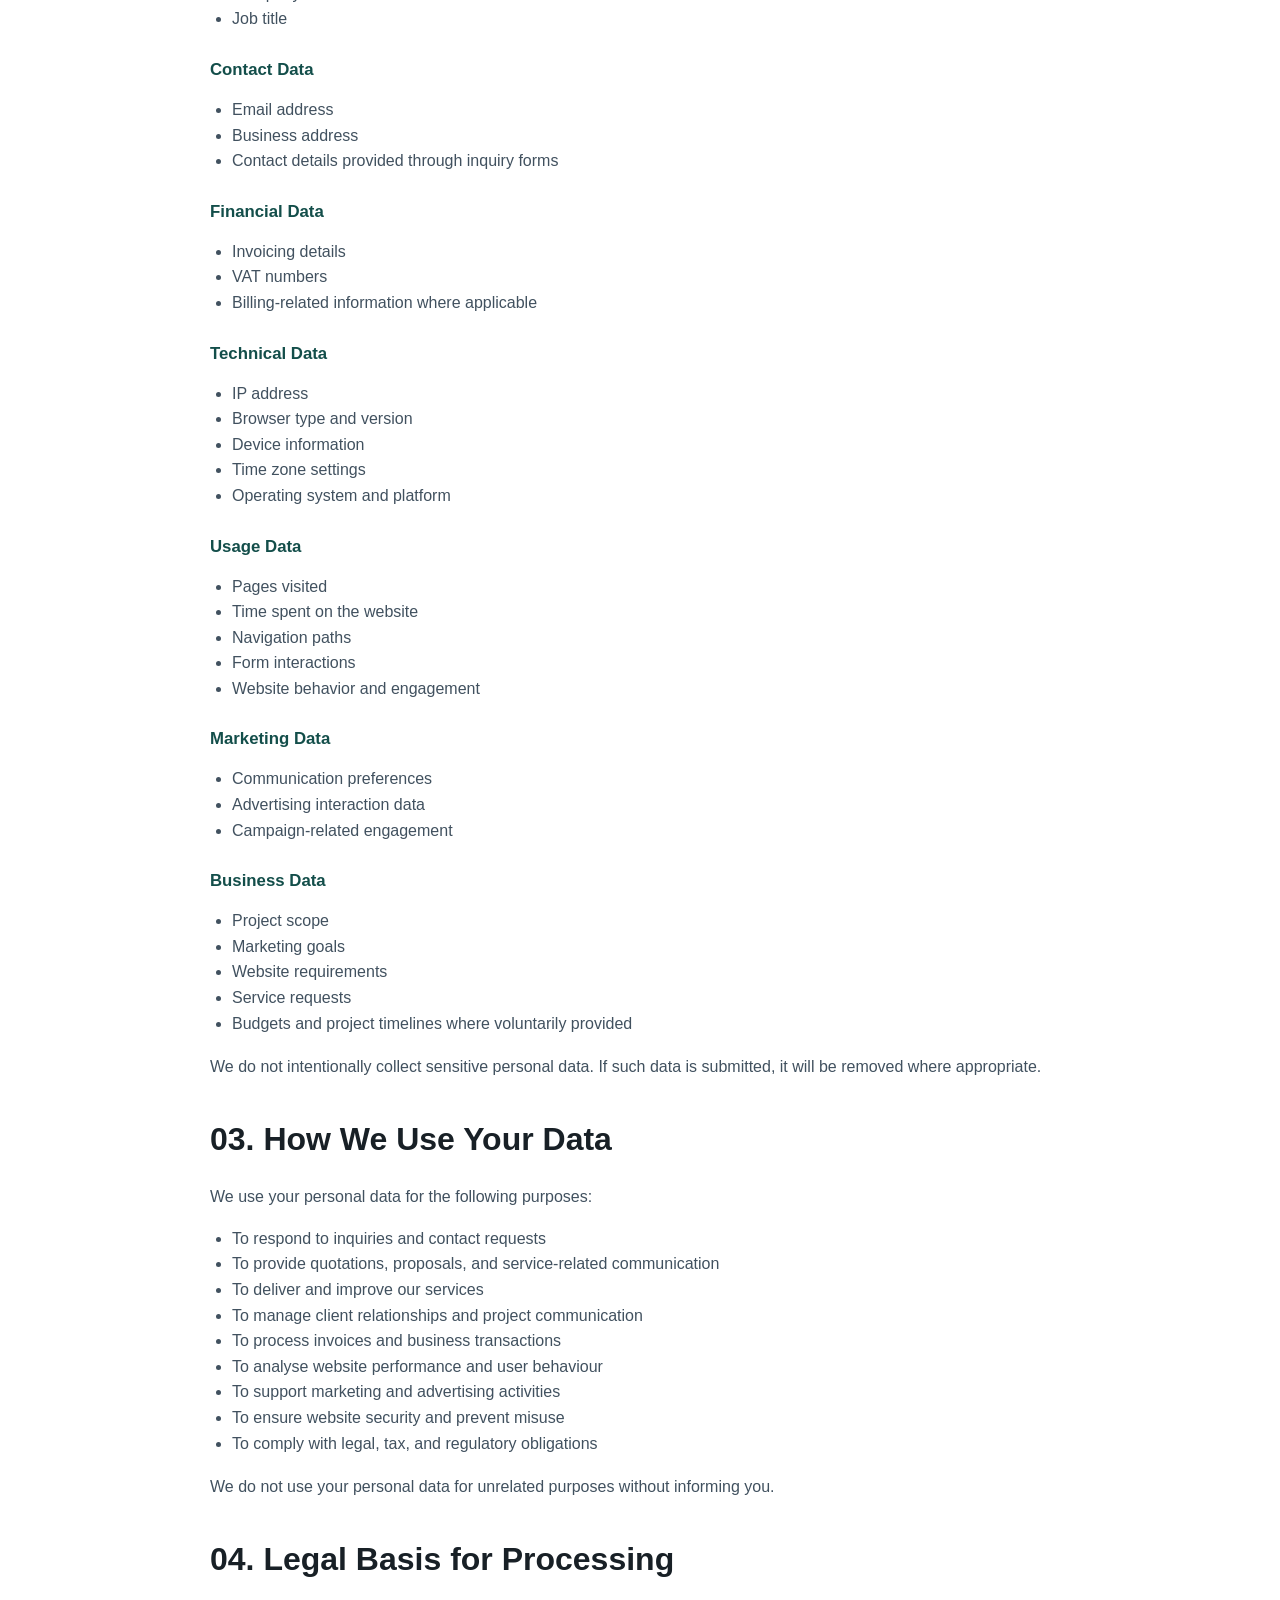
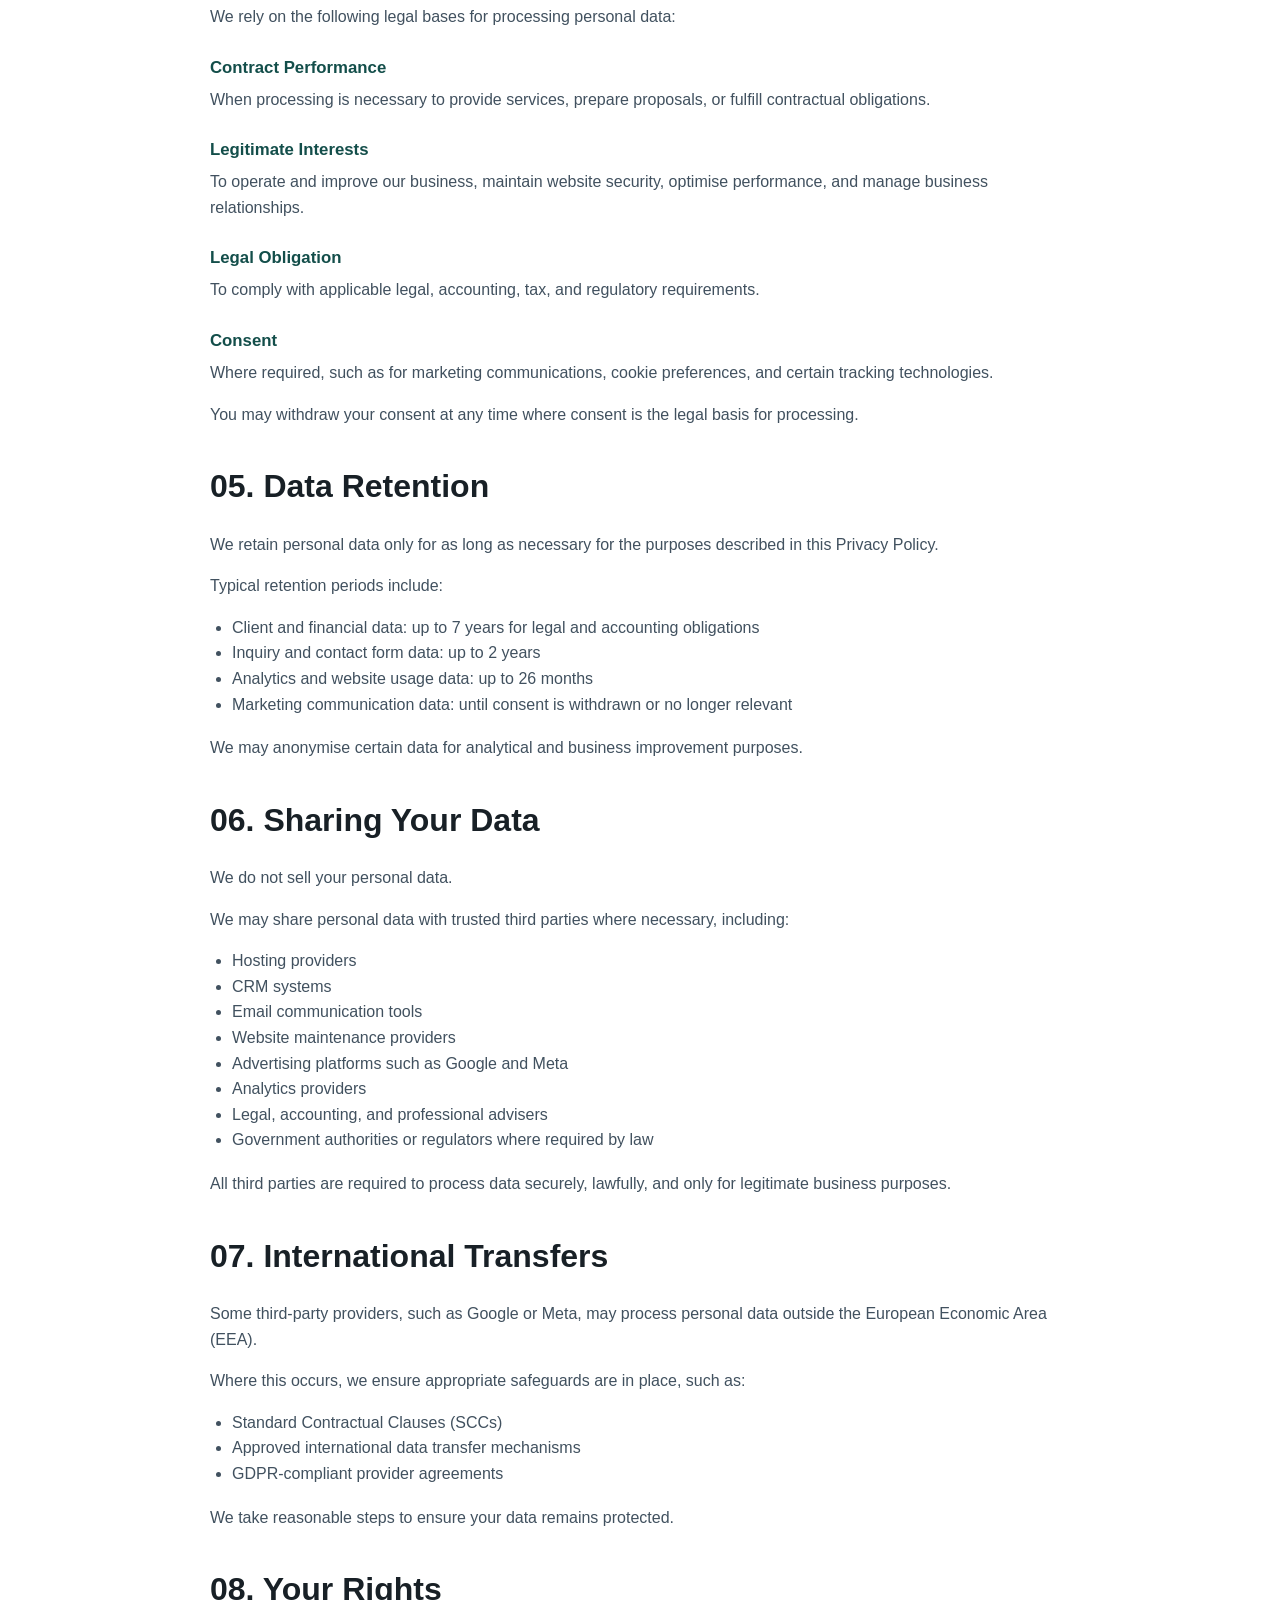
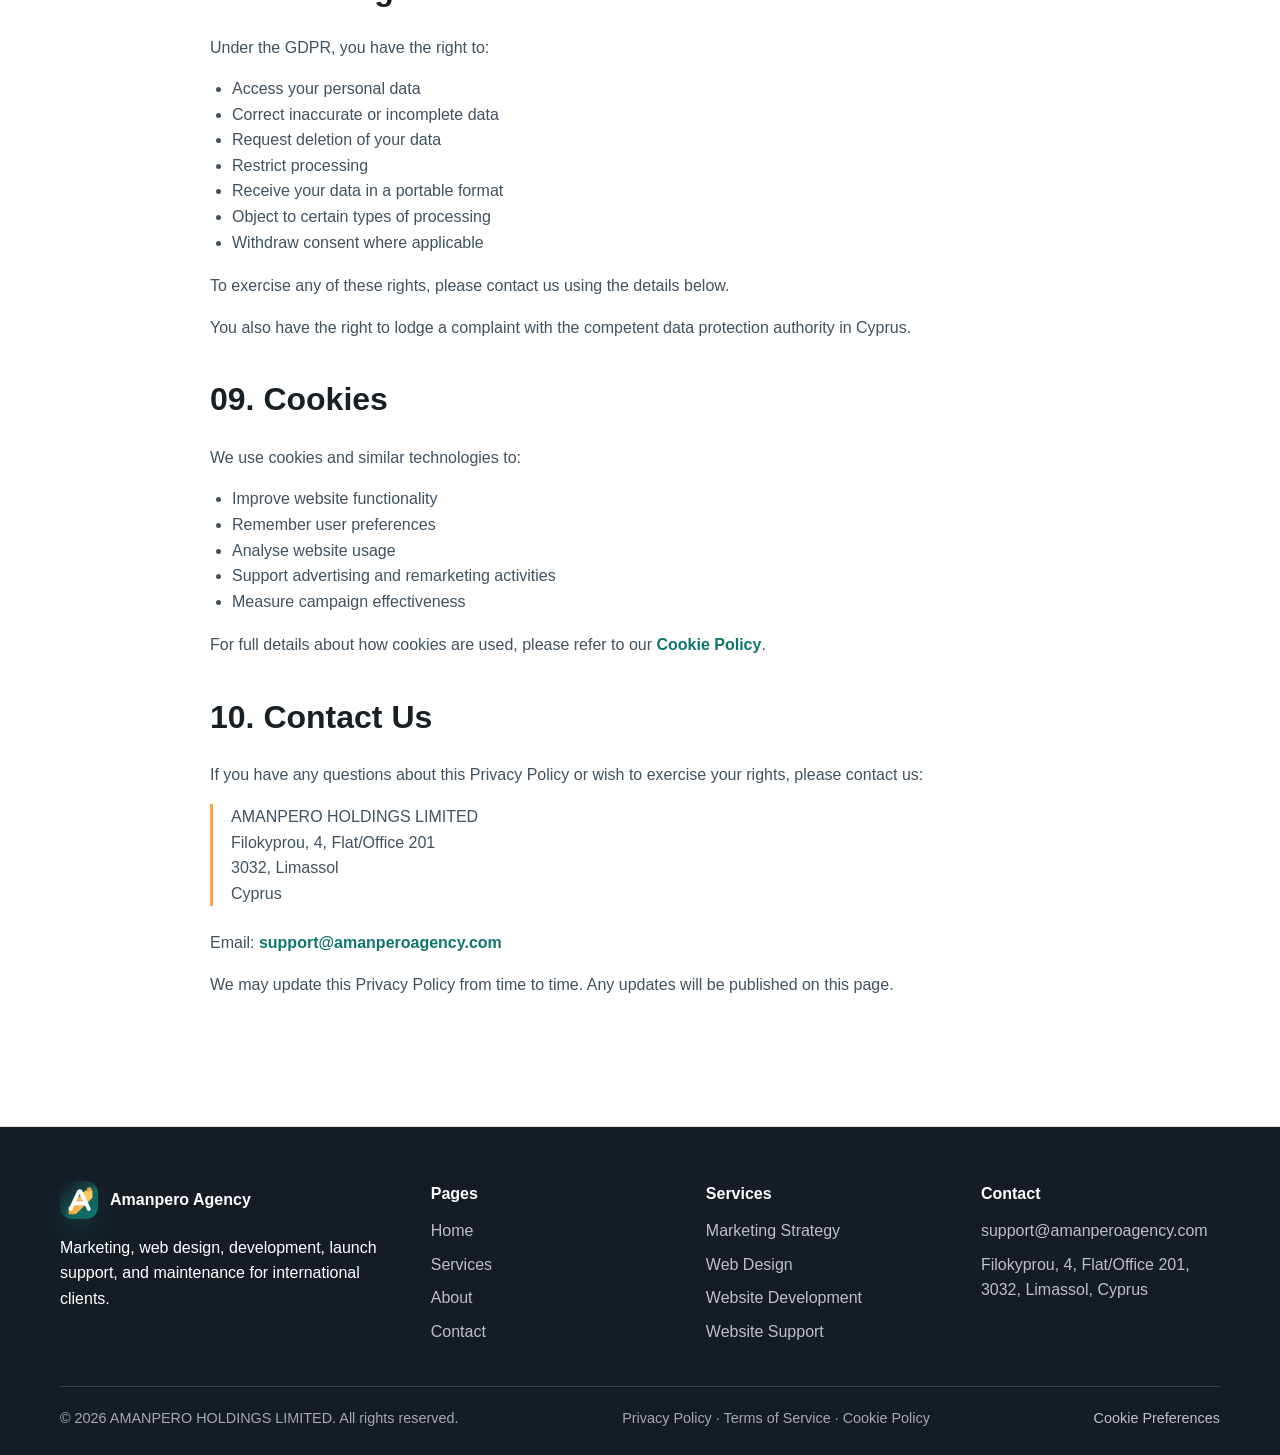
<file: privacy.html>
<!doctype html>
<html lang="en">
<head>
  <meta charset="utf-8">
  <meta name="viewport" content="width=device-width, initial-scale=1">
  <title>Privacy Policy | Amanpero Agency</title>
  <meta name="description" content="Privacy Policy for AMANPERO HOLDINGS LIMITED, operating the Amanpero Agency website and digital services.">
  <link rel="icon" type="image/svg+xml" href="img/common/favicon.svg">
  <link rel="stylesheet" href="css/bundle.css">
</head>
<body>
  <a class="skip-link" href="#main">Skip to content</a>
  <header class="site-header" data-header>
    <div class="container header__inner">
      <a class="brand" href="index.html" aria-label="Amanpero Agency home"><span class="brand__mark" aria-hidden="true"></span><span>Amanpero Agency</span></a>
      <nav class="nav" aria-label="Main navigation">
        <a href="index.html">Home</a><a href="services.html">Services</a><a href="about.html">About</a><a href="contact.html">Contact</a>
      </nav>
      <a class="button button--accent header__cta" href="contact.html">Start a Project</a>
      <button class="menu-toggle" type="button" data-menu-open aria-label="Open menu" aria-controls="mobile-menu" aria-expanded="false"><span class="menu-toggle__lines"></span></button>
    </div>
  </header>
  <div class="mobile-menu" id="mobile-menu" data-mobile-menu aria-hidden="true">
    <button class="mobile-menu__close" type="button" data-menu-close aria-label="Close menu">&times;</button>
    <nav class="mobile-menu__nav" aria-label="Mobile navigation">
      <a href="index.html">Home</a><a href="services.html">Services</a><a href="about.html">About</a><a href="contact.html">Contact</a><a class="button button--primary" href="contact.html">Start a Project</a>
    </nav>
    <p class="mobile-menu__support">Plan your next digital project with strategy, design, development, and launch support in one place.</p>
  </div>

  <main id="main">
    <section class="page-hero">
      <div class="container page-hero__content">
        <p class="eyebrow">Legal</p>
        <h1>Privacy Policy</h1>
        <p class="lead">This Privacy Policy explains what personal data AMANPERO HOLDINGS LIMITED collects, how it is used, and what rights you have under applicable data protection laws.</p>
        <p class="muted"><strong>Effective date:</strong> 1 January 2026<br><strong>Last updated:</strong> 1 January 2026</p>
      </div>
    </section>

    <section class="section">
      <article class="container legal-content">
        <h2>01. Who We Are</h2>
        <p>This website is operated by AMANPERO HOLDINGS LIMITED, a company incorporated in the Republic of Cyprus, with its registered office at:</p>
        <address>
          AMANPERO HOLDINGS LIMITED<br>
          Filokyprou, 4, Flat/Office 201<br>
          3032, Limassol<br>
          Cyprus
        </address>
        <p>We provide digital marketing, web design, website development, and related business support services to clients across Europe and internationally.</p>
        <p>For the purposes of the General Data Protection Regulation (EU) 2016/679 (GDPR) and applicable Cyprus data protection legislation, AMANPERO HOLDINGS LIMITED acts as the data controller in respect of personal data collected through this website.</p>
        <p>We are committed to protecting the personal data of our website visitors, prospective clients, and business partners. This Privacy Policy explains what information we collect, how we use it, and your rights.</p>

        <h2>02. Data We Collect</h2>
        <p>We may collect personal data when you interact with our website, submit a contact form, communicate with us, request a proposal, or engage our services.</p>
        <p>The types of data we may collect include:</p>

        <h3>Identity Data</h3>
        <ul>
          <li>Name</li>
          <li>Surname</li>
          <li>Company name</li>
          <li>Job title</li>
        </ul>

        <h3>Contact Data</h3>
        <ul>
          <li>Email address</li>
          <li>Business address</li>
          <li>Contact details provided through inquiry forms</li>
        </ul>

        <h3>Financial Data</h3>
        <ul>
          <li>Invoicing details</li>
          <li>VAT numbers</li>
          <li>Billing-related information where applicable</li>
        </ul>

        <h3>Technical Data</h3>
        <ul>
          <li>IP address</li>
          <li>Browser type and version</li>
          <li>Device information</li>
          <li>Time zone settings</li>
          <li>Operating system and platform</li>
        </ul>

        <h3>Usage Data</h3>
        <ul>
          <li>Pages visited</li>
          <li>Time spent on the website</li>
          <li>Navigation paths</li>
          <li>Form interactions</li>
          <li>Website behavior and engagement</li>
        </ul>

        <h3>Marketing Data</h3>
        <ul>
          <li>Communication preferences</li>
          <li>Advertising interaction data</li>
          <li>Campaign-related engagement</li>
        </ul>

        <h3>Business Data</h3>
        <ul>
          <li>Project scope</li>
          <li>Marketing goals</li>
          <li>Website requirements</li>
          <li>Service requests</li>
          <li>Budgets and project timelines where voluntarily provided</li>
        </ul>

        <p>We do not intentionally collect sensitive personal data. If such data is submitted, it will be removed where appropriate.</p>

        <h2>03. How We Use Your Data</h2>
        <p>We use your personal data for the following purposes:</p>
        <ul>
          <li>To respond to inquiries and contact requests</li>
          <li>To provide quotations, proposals, and service-related communication</li>
          <li>To deliver and improve our services</li>
          <li>To manage client relationships and project communication</li>
          <li>To process invoices and business transactions</li>
          <li>To analyse website performance and user behaviour</li>
          <li>To support marketing and advertising activities</li>
          <li>To ensure website security and prevent misuse</li>
          <li>To comply with legal, tax, and regulatory obligations</li>
        </ul>
        <p>We do not use your personal data for unrelated purposes without informing you.</p>

        <h2>04. Legal Basis for Processing</h2>
        <p>We rely on the following legal bases for processing personal data:</p>
        <h3>Contract Performance</h3>
        <p>When processing is necessary to provide services, prepare proposals, or fulfill contractual obligations.</p>
        <h3>Legitimate Interests</h3>
        <p>To operate and improve our business, maintain website security, optimise performance, and manage business relationships.</p>
        <h3>Legal Obligation</h3>
        <p>To comply with applicable legal, accounting, tax, and regulatory requirements.</p>
        <h3>Consent</h3>
        <p>Where required, such as for marketing communications, cookie preferences, and certain tracking technologies.</p>
        <p>You may withdraw your consent at any time where consent is the legal basis for processing.</p>

        <h2>05. Data Retention</h2>
        <p>We retain personal data only for as long as necessary for the purposes described in this Privacy Policy.</p>
        <p>Typical retention periods include:</p>
        <ul>
          <li>Client and financial data: up to 7 years for legal and accounting obligations</li>
          <li>Inquiry and contact form data: up to 2 years</li>
          <li>Analytics and website usage data: up to 26 months</li>
          <li>Marketing communication data: until consent is withdrawn or no longer relevant</li>
        </ul>
        <p>We may anonymise certain data for analytical and business improvement purposes.</p>

        <h2>06. Sharing Your Data</h2>
        <p>We do not sell your personal data.</p>
        <p>We may share personal data with trusted third parties where necessary, including:</p>
        <ul>
          <li>Hosting providers</li>
          <li>CRM systems</li>
          <li>Email communication tools</li>
          <li>Website maintenance providers</li>
          <li>Advertising platforms such as Google and Meta</li>
          <li>Analytics providers</li>
          <li>Legal, accounting, and professional advisers</li>
          <li>Government authorities or regulators where required by law</li>
        </ul>
        <p>All third parties are required to process data securely, lawfully, and only for legitimate business purposes.</p>

        <h2>07. International Transfers</h2>
        <p>Some third-party providers, such as Google or Meta, may process personal data outside the European Economic Area (EEA).</p>
        <p>Where this occurs, we ensure appropriate safeguards are in place, such as:</p>
        <ul>
          <li>Standard Contractual Clauses (SCCs)</li>
          <li>Approved international data transfer mechanisms</li>
          <li>GDPR-compliant provider agreements</li>
        </ul>
        <p>We take reasonable steps to ensure your data remains protected.</p>

        <h2>08. Your Rights</h2>
        <p>Under the GDPR, you have the right to:</p>
        <ul>
          <li>Access your personal data</li>
          <li>Correct inaccurate or incomplete data</li>
          <li>Request deletion of your data</li>
          <li>Restrict processing</li>
          <li>Receive your data in a portable format</li>
          <li>Object to certain types of processing</li>
          <li>Withdraw consent where applicable</li>
        </ul>
        <p>To exercise any of these rights, please contact us using the details below.</p>
        <p>You also have the right to lodge a complaint with the competent data protection authority in Cyprus.</p>

        <h2>09. Cookies</h2>
        <p>We use cookies and similar technologies to:</p>
        <ul>
          <li>Improve website functionality</li>
          <li>Remember user preferences</li>
          <li>Analyse website usage</li>
          <li>Support advertising and remarketing activities</li>
          <li>Measure campaign effectiveness</li>
        </ul>
        <p>For full details about how cookies are used, please refer to our <a href="cookie.html">Cookie Policy</a>.</p>

        <h2>10. Contact Us</h2>
        <p>If you have any questions about this Privacy Policy or wish to exercise your rights, please contact us:</p>
        <address>
          AMANPERO HOLDINGS LIMITED<br>
          Filokyprou, 4, Flat/Office 201<br>
          3032, Limassol<br>
          Cyprus
        </address>
        <p>Email: <a href="mailto:support@amanperoagency.com">support@amanperoagency.com</a></p>
        <p>We may update this Privacy Policy from time to time. Any updates will be published on this page.</p>
      </article>
    </section>
  </main>

  <footer class="site-footer">
    <div class="container footer__grid">
      <div><div class="footer__title">Amanpero Agency</div><p>Marketing, web design, development, launch support, and maintenance for international clients.</p></div>
      <div><div class="footer__title">Pages</div><nav class="footer__links"><a href="index.html">Home</a><a href="services.html">Services</a><a href="about.html">About</a><a href="contact.html">Contact</a></nav></div>
      <div><div class="footer__title">Services</div><nav class="footer__links"><a href="service-marketing-strategy.html">Marketing Strategy</a><a href="service-web-design.html">Web Design</a><a href="service-website-development.html">Website Development</a><a href="service-analytics-support.html">Website Support</a></nav></div>
      <div><div class="footer__title">Contact</div><div class="footer__links"><a href="mailto:support@amanperoagency.com">support@amanperoagency.com</a><span>Filokyprou, 4, Flat/Office 201, 3032, Limassol, Cyprus</span></div></div>
    </div>
    <div class="container footer__bottom">
      <span>&copy; 2026 AMANPERO HOLDINGS LIMITED. All rights reserved.</span>
      <span><a href="privacy.html">Privacy Policy</a> &middot; <a href="terms.html">Terms of Service</a> &middot; <a href="cookie.html">Cookie Policy</a></span>
    </div>
  </footer>
  <script src="js/main.js"></script>
</body>
</html>
</file>
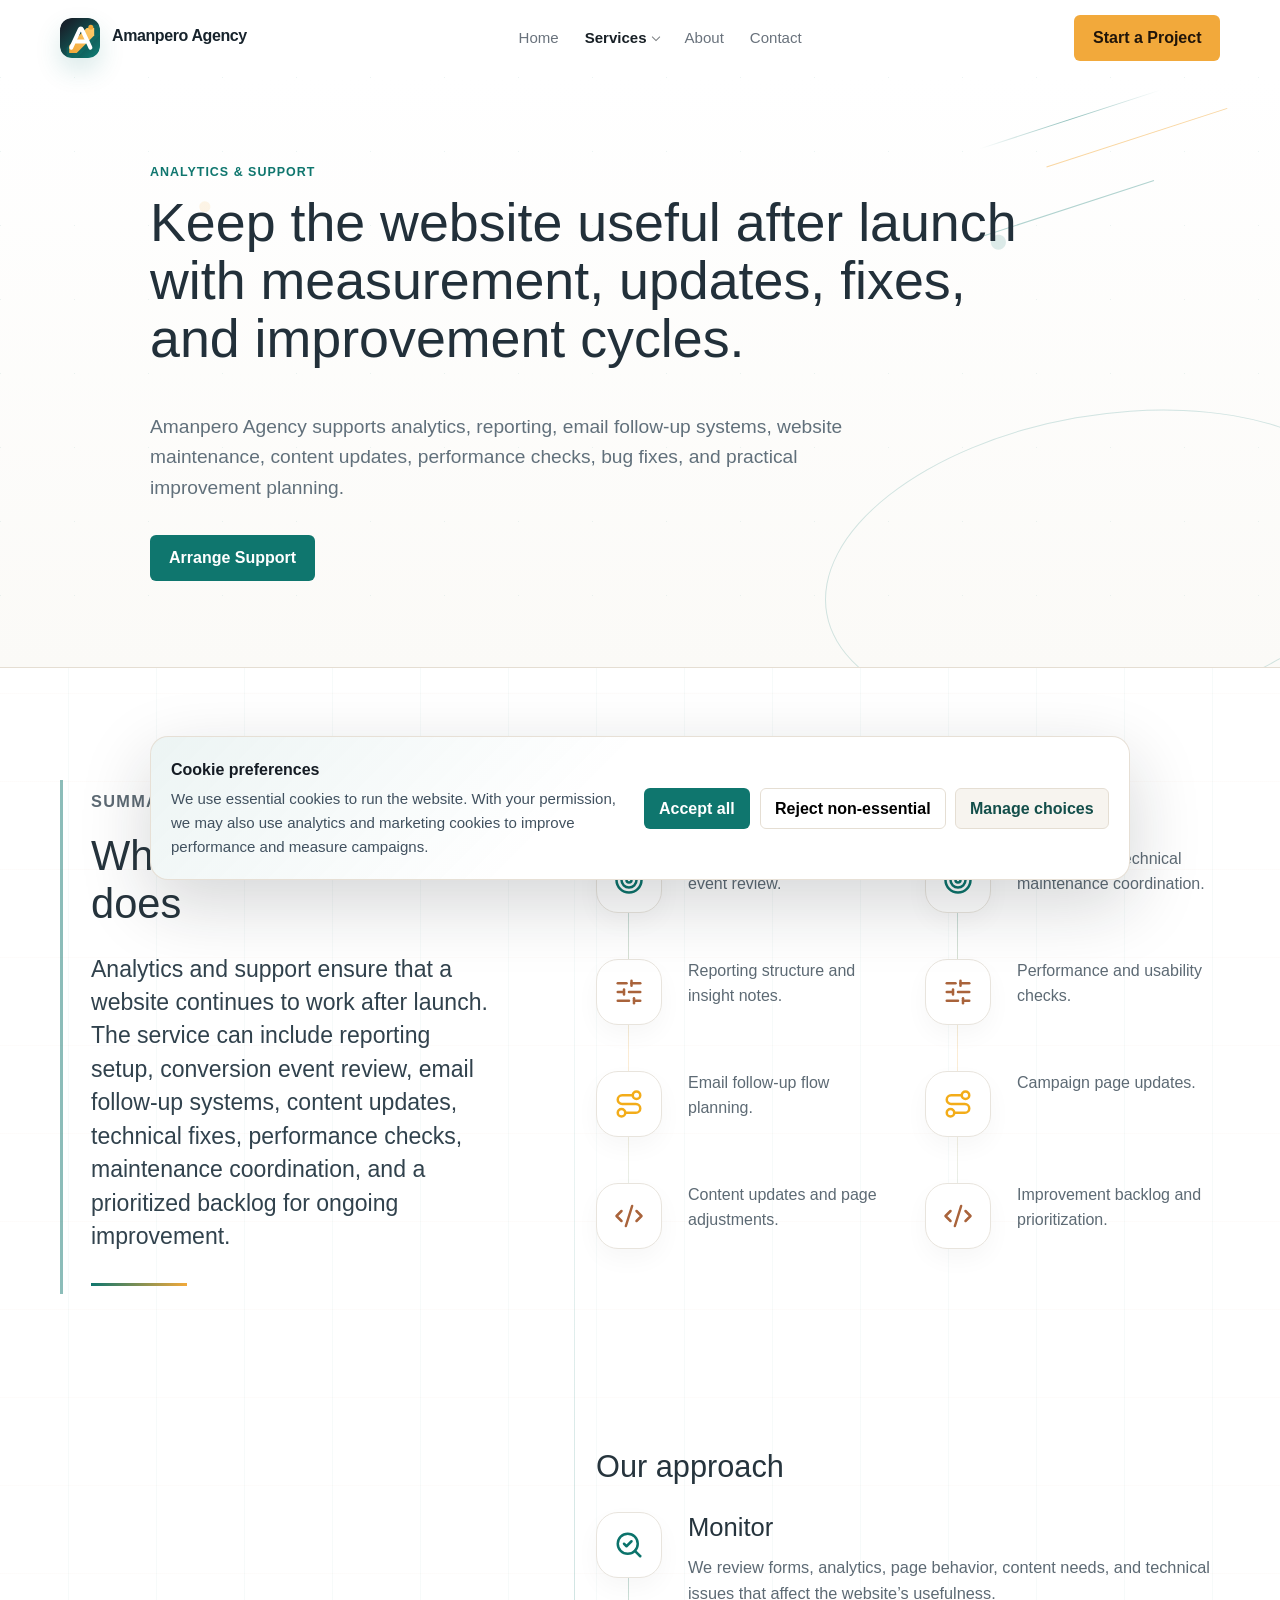
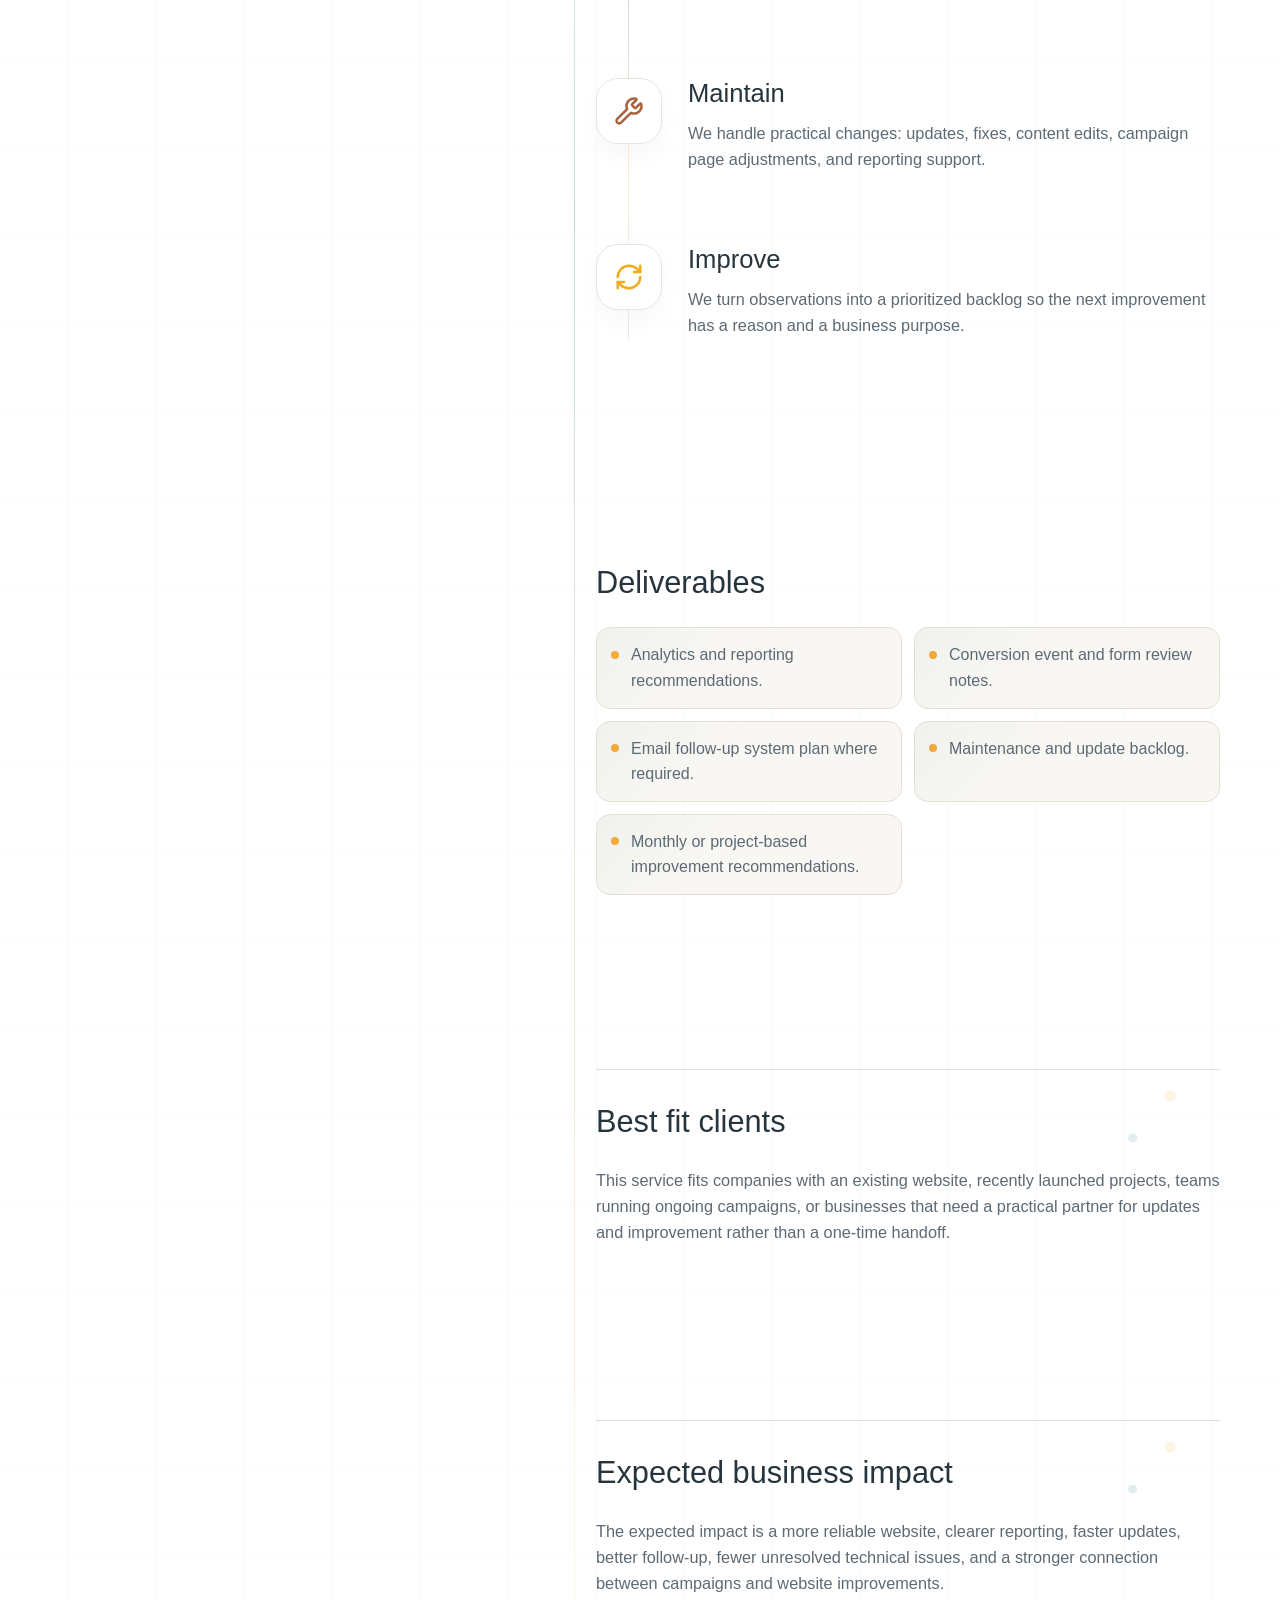
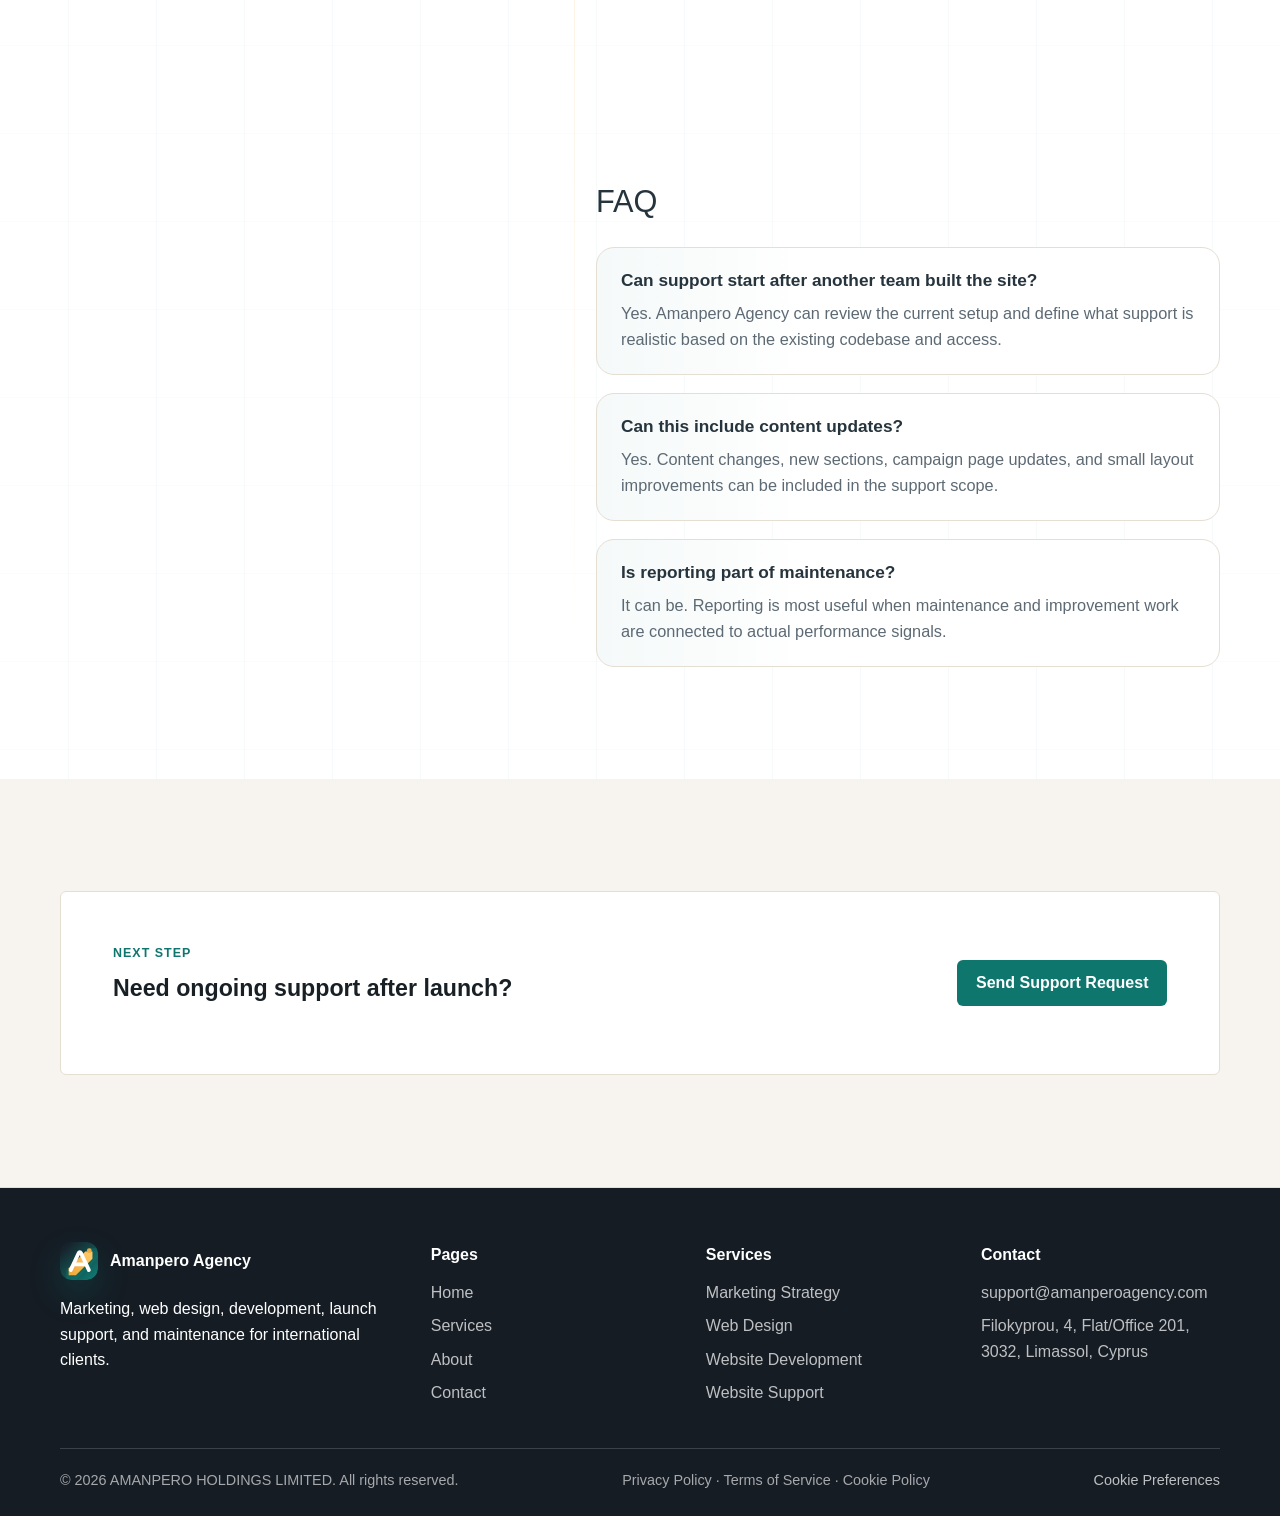
<file: service-analytics-support.html>
<!doctype html>
<html lang="en">
<head>
  <meta charset="utf-8">
  <meta name="viewport" content="width=device-width, initial-scale=1">
  <title>Analytics & Website Support | Amanpero Agency</title>
  <meta name="description" content="Analytics, reporting, email systems, website maintenance, content updates, fixes, and ongoing improvement support from Amanpero Agency.">
  <link rel="icon" type="image/svg+xml" href="img/common/favicon.svg">
  <link rel="stylesheet" href="css/bundle.css">
</head>
<body>
  <a class="skip-link" href="#main">Skip to content</a>
  <header class="site-header" data-header><div class="container header__inner"><a class="brand" href="index.html" aria-label="Amanpero Agency home"><span class="brand__mark" aria-hidden="true"></span><span>Amanpero Agency</span></a><nav class="nav" aria-label="Main navigation"><a href="index.html">Home</a><a href="services.html" aria-current="page">Services</a><a href="about.html">About</a><a href="contact.html">Contact</a></nav><a class="button button--accent header__cta" href="contact.html">Start a Project</a><button class="menu-toggle" type="button" data-menu-open aria-label="Open menu" aria-controls="mobile-menu" aria-expanded="false"><span class="menu-toggle__lines"></span></button></div></header>
  <div class="mobile-menu" id="mobile-menu" data-mobile-menu aria-hidden="true"><button class="mobile-menu__close" type="button" data-menu-close aria-label="Close menu">&times;</button><nav class="mobile-menu__nav" aria-label="Mobile navigation"><a href="index.html">Home</a><a href="services.html">Services</a><a href="about.html">About</a><a href="contact.html">Contact</a><a class="button button--primary" href="contact.html">Start a Project</a></nav><p class="mobile-menu__support">Plan your next digital project with strategy, design, development, and launch support in one place.</p></div>
  <main id="main">
    <section class="page-hero"><div class="container page-hero__content"><p class="eyebrow">Analytics & Support</p><h1>Keep the website useful after launch with measurement, updates, fixes, and improvement cycles.</h1><p class="lead">Amanpero Agency supports analytics, reporting, email follow-up systems, website maintenance, content updates, performance checks, bug fixes, and practical improvement planning.</p><a class="button button--primary" href="contact.html">Arrange Support</a></div></section>
    <section class="section"><div class="container service-detail-layout"><aside class="service-detail-nav info-block"><h2 class="h3">Sections</h2><nav class="footer__links"><a href="#summary">Summary</a><a href="#problems">Problems</a><a href="#included">Included</a><a href="#approach">Approach</a><a href="#deliverables">Deliverables</a><a href="#fit">Best fit</a><a href="#impact">Impact</a><a href="#faq">FAQ</a></nav></aside><div class="stack">
      <section id="summary" class="info-block"><p class="eyebrow">Summary</p><h2>What this service does</h2><p>Analytics and support ensure that a website continues to work after launch. The service can include reporting setup, conversion event review, email follow-up systems, content updates, technical fixes, performance checks, maintenance coordination, and a prioritized backlog for ongoing improvement.</p></section>
      <section id="problems" class="info-block"><h2>Problems this service solves</h2><ul class="check-list"><li>The website is live but nobody owns updates, fixes, or improvements.</li><li>Analytics are installed but reports do not help the team make decisions.</li><li>Leads submit forms but follow-up is inconsistent or disconnected.</li><li>Small issues accumulate until the site feels outdated or unreliable.</li><li>Campaign learnings are not turned into website improvements.</li></ul></section>
      <section id="included" class="info-block"><h2>What is included</h2><div class="grid grid--2"><ul class="check-list"><li>Analytics and conversion event review.</li><li>Reporting structure and insight notes.</li><li>Email follow-up flow planning.</li><li>Content updates and page adjustments.</li></ul><ul class="check-list"><li>Bug fixes and technical maintenance coordination.</li><li>Performance and usability checks.</li><li>Campaign page updates.</li><li>Improvement backlog and prioritization.</li></ul></div></section>
      <section id="approach" class="info-block"><h2>Our approach</h2><div class="grid grid--3"><article><h3>Monitor</h3><p>We review forms, analytics, page behavior, content needs, and technical issues that affect the website’s usefulness.</p></article><article><h3>Maintain</h3><p>We handle practical changes: updates, fixes, content edits, campaign page adjustments, and reporting support.</p></article><article><h3>Improve</h3><p>We turn observations into a prioritized backlog so the next improvement has a reason and a business purpose.</p></article></div></section>
      <section id="deliverables" class="info-block"><h2>Deliverables</h2><ul class="check-list"><li>Analytics and reporting recommendations.</li><li>Conversion event and form review notes.</li><li>Email follow-up system plan where required.</li><li>Maintenance and update backlog.</li><li>Monthly or project-based improvement recommendations.</li></ul></section>
      <section id="fit" class="info-block"><h2>Best fit clients</h2><p>This service fits companies with an existing website, recently launched projects, teams running ongoing campaigns, or businesses that need a practical partner for updates and improvement rather than a one-time handoff.</p></section>
      <section id="impact" class="info-block"><h2>Expected business impact</h2><p>The expected impact is a more reliable website, clearer reporting, faster updates, better follow-up, fewer unresolved technical issues, and a stronger connection between campaigns and website improvements.</p></section>
      <section id="faq" class="info-block"><h2>FAQ</h2><div class="faq-list"><article class="faq-item"><h3>Can support start after another team built the site?</h3><p>Yes. Amanpero Agency can review the current setup and define what support is realistic based on the existing codebase and access.</p></article><article class="faq-item"><h3>Can this include content updates?</h3><p>Yes. Content changes, new sections, campaign page updates, and small layout improvements can be included in the support scope.</p></article><article class="faq-item"><h3>Is reporting part of maintenance?</h3><p>It can be. Reporting is most useful when maintenance and improvement work are connected to actual performance signals.</p></article></div></section>
    </div></div></section>
    <section class="section section--surface"><div class="container cta-band"><div class="cta-band__inner"><div><p class="eyebrow">Next step</p><h2 class="h3">Need ongoing support after launch?</h2></div><a class="button button--primary" href="contact.html">Send Support Request</a></div></div></section>
  </main>
  <footer class="site-footer"><div class="container footer__grid"><div><div class="footer__title">Amanpero Agency</div><p>Marketing, web design, development, launch support, and maintenance for international clients.</p></div><div><div class="footer__title">Pages</div><nav class="footer__links"><a href="index.html">Home</a><a href="services.html">Services</a><a href="about.html">About</a><a href="contact.html">Contact</a></nav></div><div><div class="footer__title">Services</div><nav class="footer__links"><a href="service-marketing-strategy.html">Marketing Strategy</a><a href="service-web-design.html">Web Design</a><a href="service-website-development.html">Website Development</a><a href="service-analytics-support.html">Website Support</a></nav></div><div><div class="footer__title">Contact</div><div class="footer__links"><a href="mailto:support@amanperoagency.com">support@amanperoagency.com</a><span>Filokyprou, 4, Flat/Office 201, 3032, Limassol, Cyprus</span></div></div></div><div class="container footer__bottom"><span>&copy; 2026 AMANPERO HOLDINGS LIMITED. All rights reserved.</span><span><a href="privacy.html">Privacy Policy</a> &middot; <a href="terms.html">Terms of Service</a> &middot; <a href="cookie.html">Cookie Policy</a></span></div></footer>
  <script src="js/main.js"></script>
</body>
</html>
</file>
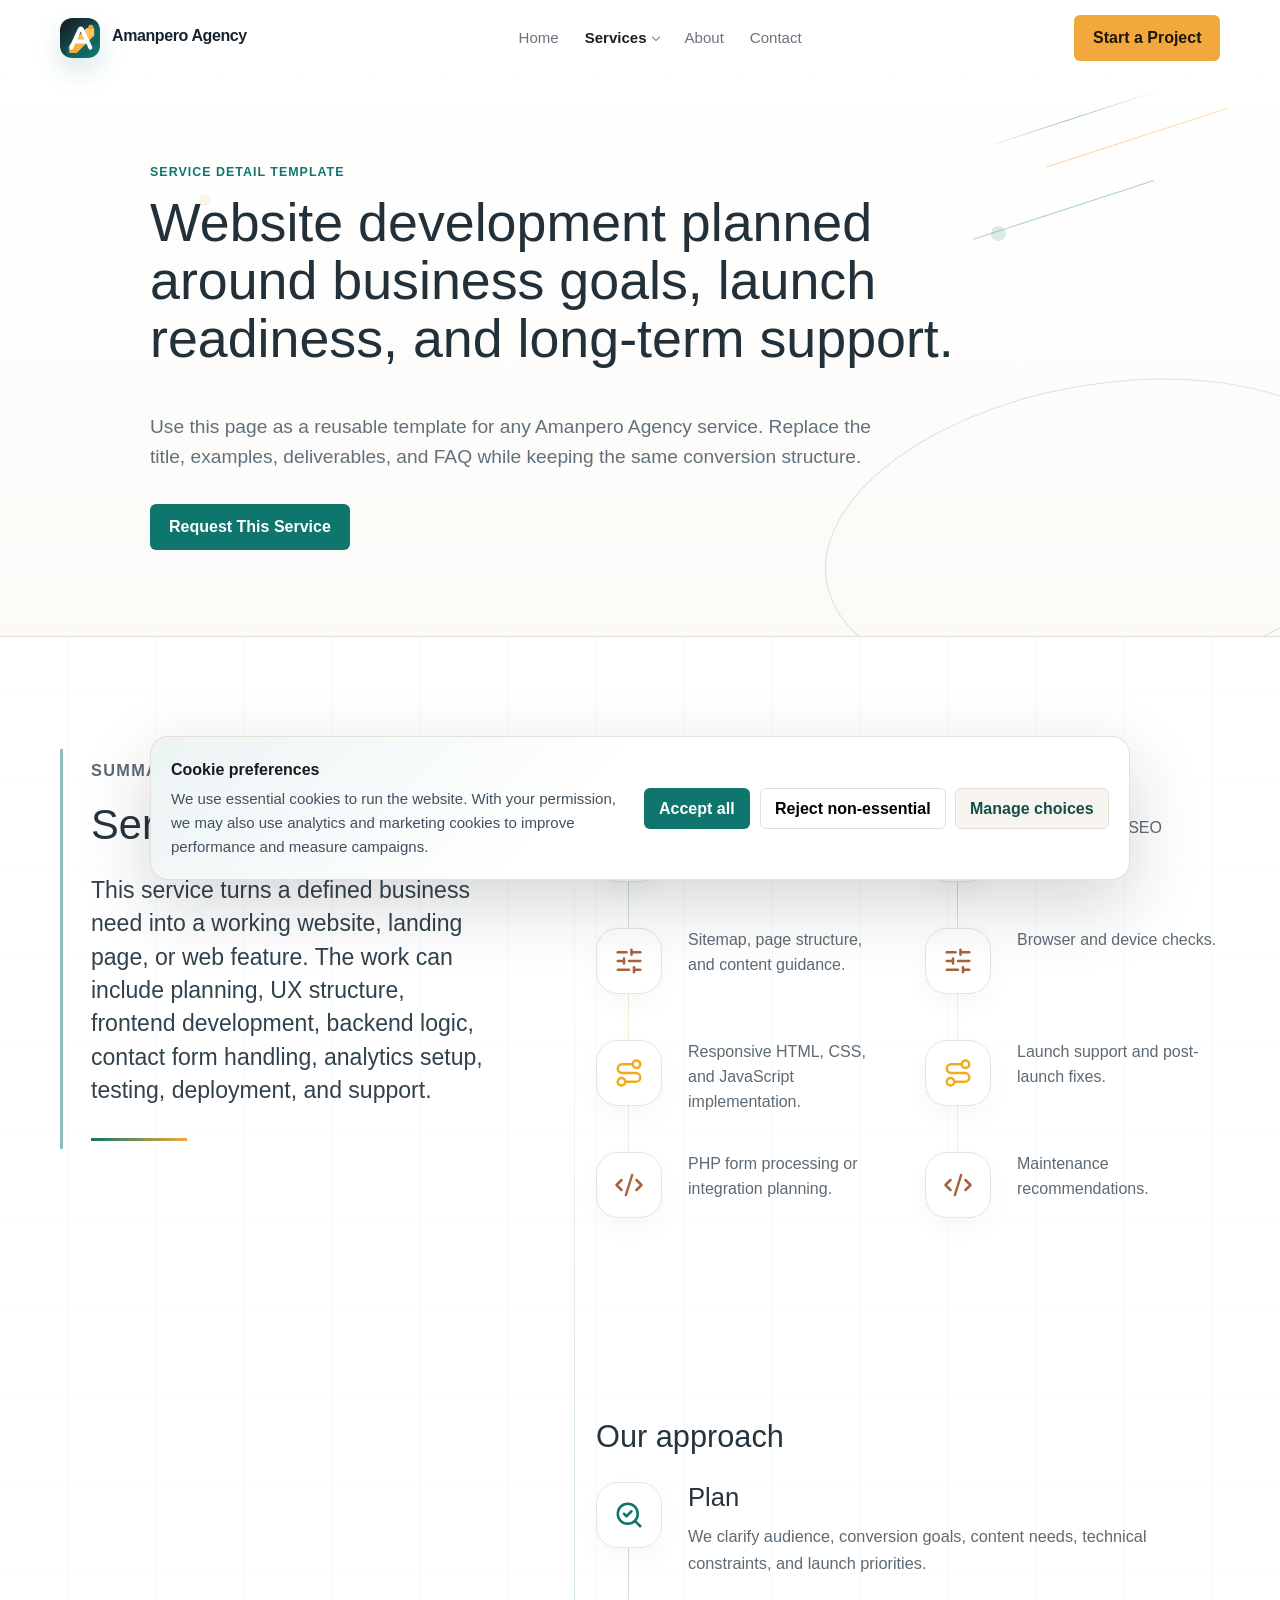
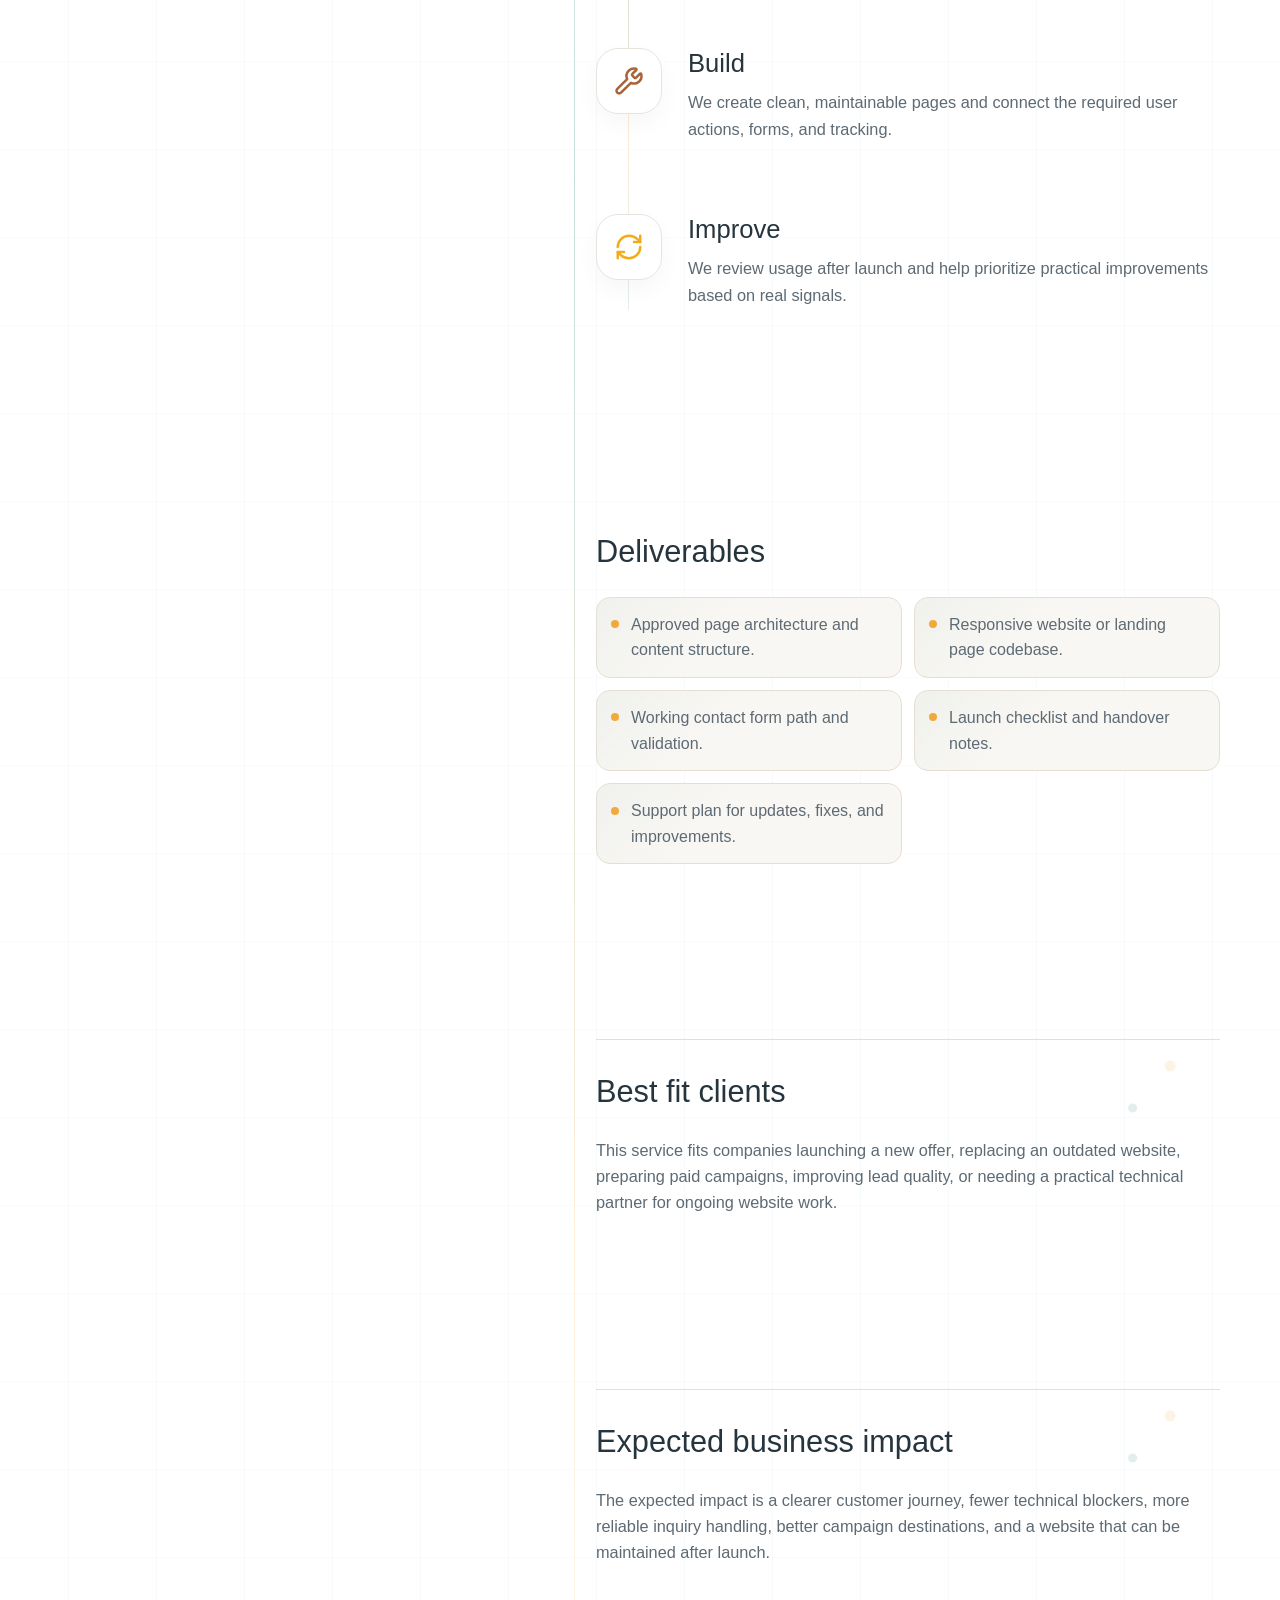
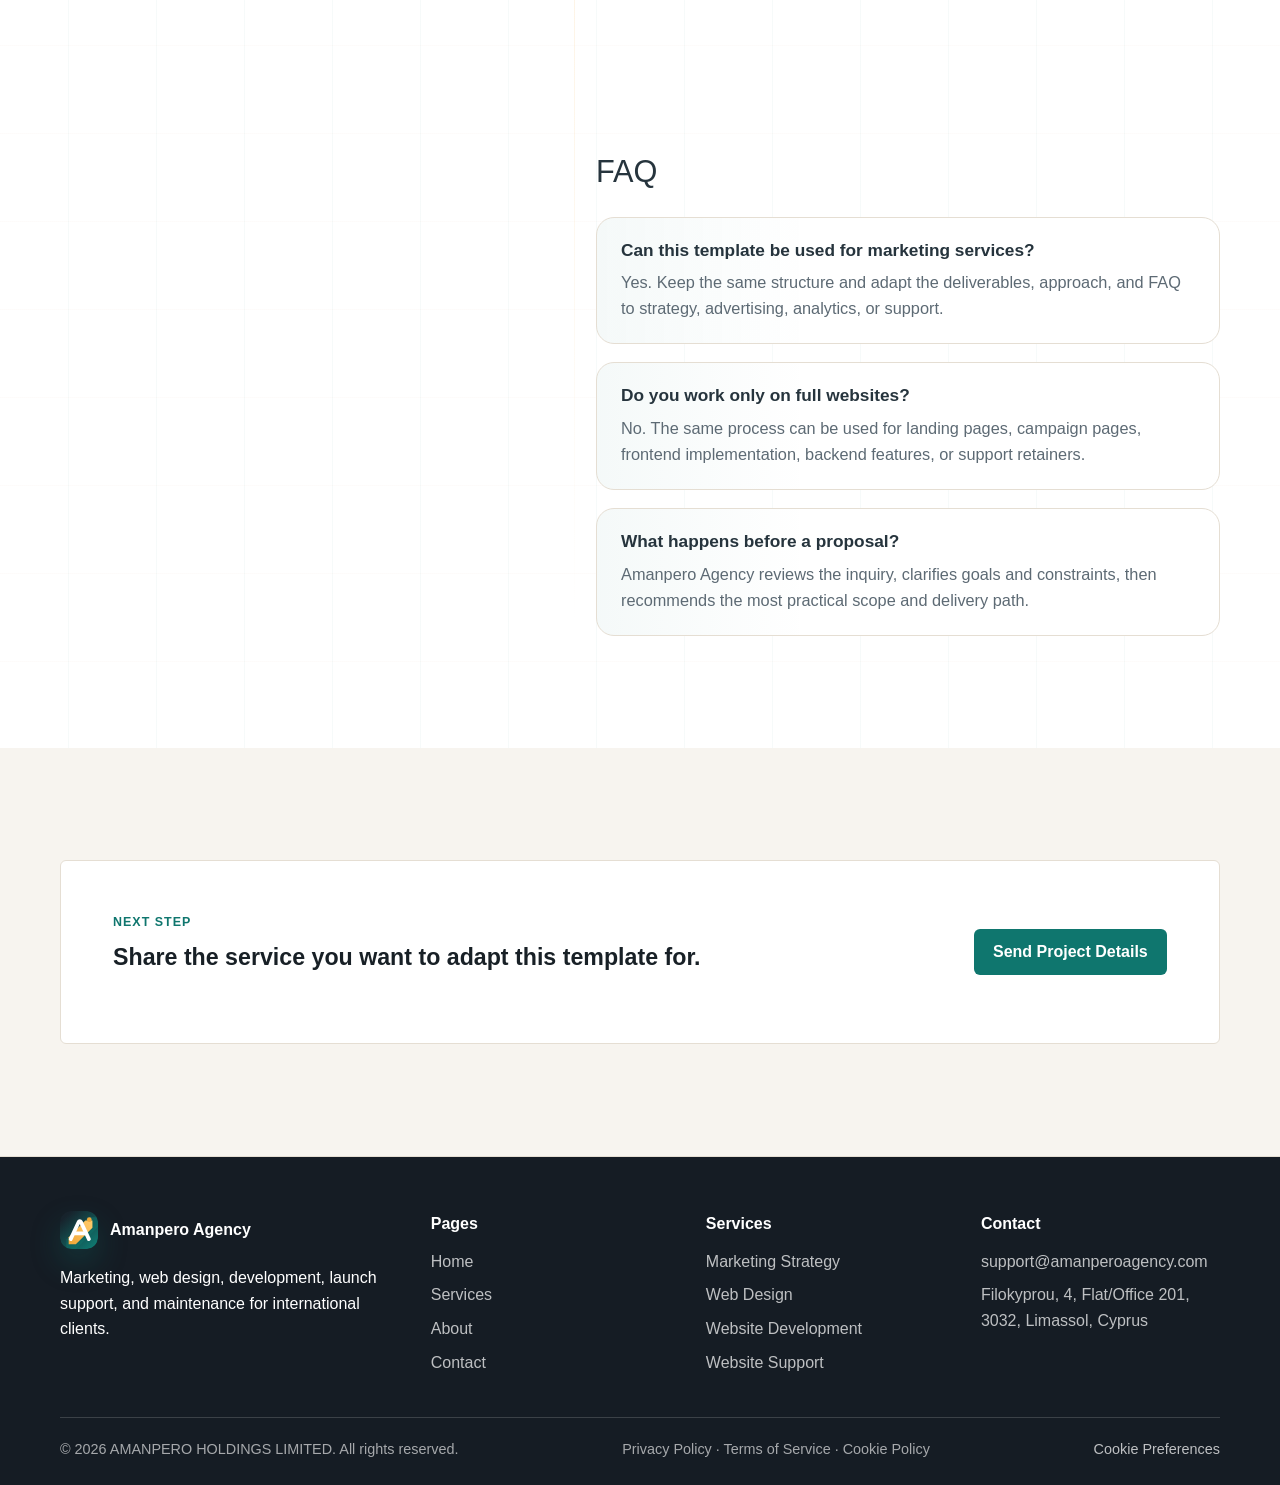
<file: service-detail.html>
<!doctype html>
<html lang="en">
<head>
  <meta charset="utf-8">
  <meta name="viewport" content="width=device-width, initial-scale=1">
  <title>Service Detail Template | Amanpero Agency</title>
  <meta name="description" content="Reusable Amanpero Agency service detail page template for marketing, design, development, landing page, and support services.">
  <link rel="icon" type="image/svg+xml" href="img/common/favicon.svg">
  <link rel="stylesheet" href="css/bundle.css">
</head>
<body>
  <a class="skip-link" href="#main">Skip to content</a>
  <header class="site-header" data-header><div class="container header__inner"><a class="brand" href="index.html"><span class="brand__mark" aria-hidden="true"></span><span>Amanpero Agency</span></a><nav class="nav" aria-label="Main navigation"><a href="index.html">Home</a><a href="services.html" aria-current="page">Services</a><a href="about.html">About</a><a href="contact.html">Contact</a></nav><a class="button button--accent header__cta" href="contact.html">Start a Project</a><button class="menu-toggle" type="button" data-menu-open aria-label="Open menu" aria-controls="mobile-menu" aria-expanded="false"><span class="menu-toggle__lines"></span></button></div></header>
  <div class="mobile-menu" id="mobile-menu" data-mobile-menu aria-hidden="true"><button class="mobile-menu__close" type="button" data-menu-close aria-label="Close menu">×</button><nav class="mobile-menu__nav" aria-label="Mobile navigation"><a href="index.html">Home</a><a href="services.html">Services</a><a href="about.html">About</a><a href="contact.html">Contact</a><a class="button button--primary" href="contact.html">Start a Project</a></nav><p class="mobile-menu__support">Plan your next digital project with strategy, design, development, and launch support in one place.</p></div>
  <main id="main">
    <section class="page-hero"><div class="container page-hero__content"><p class="eyebrow">Service detail template</p><h1>Website development planned around business goals, launch readiness, and long-term support.</h1><p class="lead">Use this page as a reusable template for any Amanpero Agency service. Replace the title, examples, deliverables, and FAQ while keeping the same conversion structure.</p><a class="button button--primary" href="contact.html">Request This Service</a></div></section>
    <section class="section">
      <div class="container service-detail-layout">
        <aside class="service-detail-nav info-block" aria-label="Service page sections">
          <h2 class="h3">Page sections</h2>
          <nav class="footer__links"><a href="#summary">Summary</a><a href="#problems">Problems solved</a><a href="#included">Included</a><a href="#approach">Approach</a><a href="#deliverables">Deliverables</a><a href="#fit">Best fit</a><a href="#impact">Business impact</a><a href="#faq">FAQ</a></nav>
        </aside>
        <div class="stack">
          <section id="summary" class="info-block"><p class="eyebrow">Summary</p><h2>Service summary</h2><p>This service turns a defined business need into a working website, landing page, or web feature. The work can include planning, UX structure, frontend development, backend logic, contact form handling, analytics setup, testing, deployment, and support.</p></section>
          <section id="problems" class="info-block"><h2>Problems this service solves</h2><ul class="check-list"><li>The current website does not explain services clearly enough.</li><li>Campaign traffic is being sent to pages that are not built for conversion.</li><li>Technical ownership is unclear after launch.</li><li>Forms, analytics, and follow-up paths are disconnected.</li><li>The company needs a stable base before investing more in advertising.</li></ul></section>
          <section id="included" class="info-block"><h2>What is included</h2><div class="grid grid--2"><ul class="check-list"><li>Requirements review and delivery plan.</li><li>Sitemap, page structure, and content guidance.</li><li>Responsive HTML, CSS, and JavaScript implementation.</li><li>PHP form processing or integration planning.</li></ul><ul class="check-list"><li>Basic technical SEO structure.</li><li>Browser and device checks.</li><li>Launch support and post-launch fixes.</li><li>Maintenance recommendations.</li></ul></div></section>
          <section id="approach" class="info-block"><h2>Our approach</h2><div class="grid grid--3"><article><h3>Plan</h3><p>We clarify audience, conversion goals, content needs, technical constraints, and launch priorities.</p></article><article><h3>Build</h3><p>We create clean, maintainable pages and connect the required user actions, forms, and tracking.</p></article><article><h3>Improve</h3><p>We review usage after launch and help prioritize practical improvements based on real signals.</p></article></div></section>
          <section id="deliverables" class="info-block"><h2>Deliverables</h2><ul class="check-list"><li>Approved page architecture and content structure.</li><li>Responsive website or landing page codebase.</li><li>Working contact form path and validation.</li><li>Launch checklist and handover notes.</li><li>Support plan for updates, fixes, and improvements.</li></ul></section>
          <section id="fit" class="info-block"><h2>Best fit clients</h2><p>This service fits companies launching a new offer, replacing an outdated website, preparing paid campaigns, improving lead quality, or needing a practical technical partner for ongoing website work.</p></section>
          <section id="impact" class="info-block"><h2>Expected business impact</h2><p>The expected impact is a clearer customer journey, fewer technical blockers, more reliable inquiry handling, better campaign destinations, and a website that can be maintained after launch.</p></section>
          <section id="faq" class="info-block"><h2>FAQ</h2><div class="faq-list"><article class="faq-item"><h3>Can this template be used for marketing services?</h3><p>Yes. Keep the same structure and adapt the deliverables, approach, and FAQ to strategy, advertising, analytics, or support.</p></article><article class="faq-item"><h3>Do you work only on full websites?</h3><p>No. The same process can be used for landing pages, campaign pages, frontend implementation, backend features, or support retainers.</p></article><article class="faq-item"><h3>What happens before a proposal?</h3><p>Amanpero Agency reviews the inquiry, clarifies goals and constraints, then recommends the most practical scope and delivery path.</p></article></div></section>
        </div>
      </div>
    </section>
    <section class="section section--surface"><div class="container cta-band"><div class="cta-band__inner"><div><p class="eyebrow">Next step</p><h2 class="h3">Share the service you want to adapt this template for.</h2></div><a class="button button--primary" href="contact.html">Send Project Details</a></div></div></section>
  </main>
  <footer class="site-footer"><div class="container footer__grid"><div><div class="footer__title">Amanpero Agency</div><p>Marketing, web design, development, launch support, and maintenance for international clients.</p></div><div><div class="footer__title">Pages</div><nav class="footer__links"><a href="index.html">Home</a><a href="services.html">Services</a><a href="about.html">About</a><a href="contact.html">Contact</a></nav></div><div><div class="footer__title">Services</div><nav class="footer__links"><a href="service-marketing-strategy.html">Marketing Strategy</a><a href="service-web-design.html">Web Design</a><a href="service-website-development.html">Website Development</a><a href="service-analytics-support.html">Website Support</a></nav></div><div><div class="footer__title">Contact</div><div class="footer__links"><a href="mailto:support@amanperoagency.com">support@amanperoagency.com</a><span>Filokyprou, 4, Flat/Office 201, 3032, Limassol, Cyprus</span></div></div></div><div class="container footer__bottom"><span>© 2026 AMANPERO HOLDINGS LIMITED. All rights reserved.</span><span><a href="privacy.html">Privacy Policy</a> · <a href="terms.html">Terms of Service</a> · <a href="cookie.html">Cookie Policy</a></span></div></footer>
  <script src="js/main.js"></script>
</body>
</html>
</file>
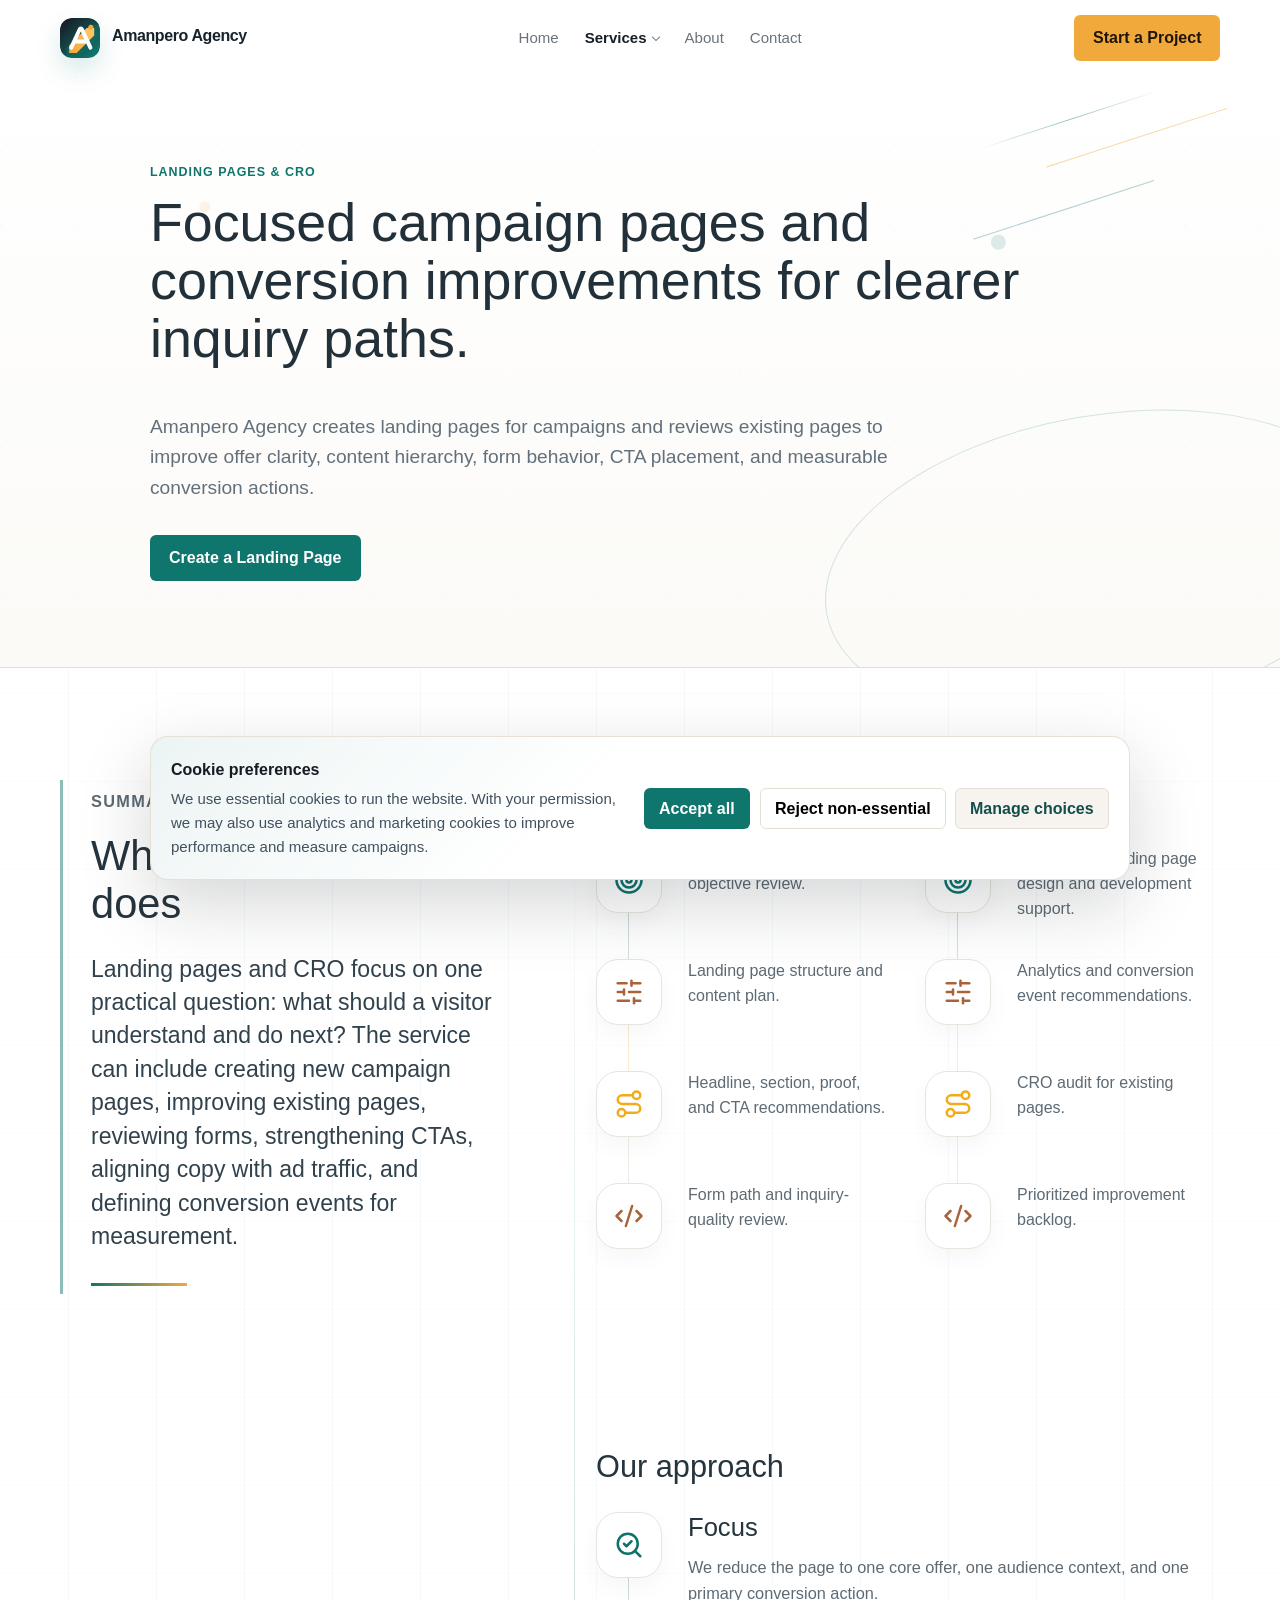
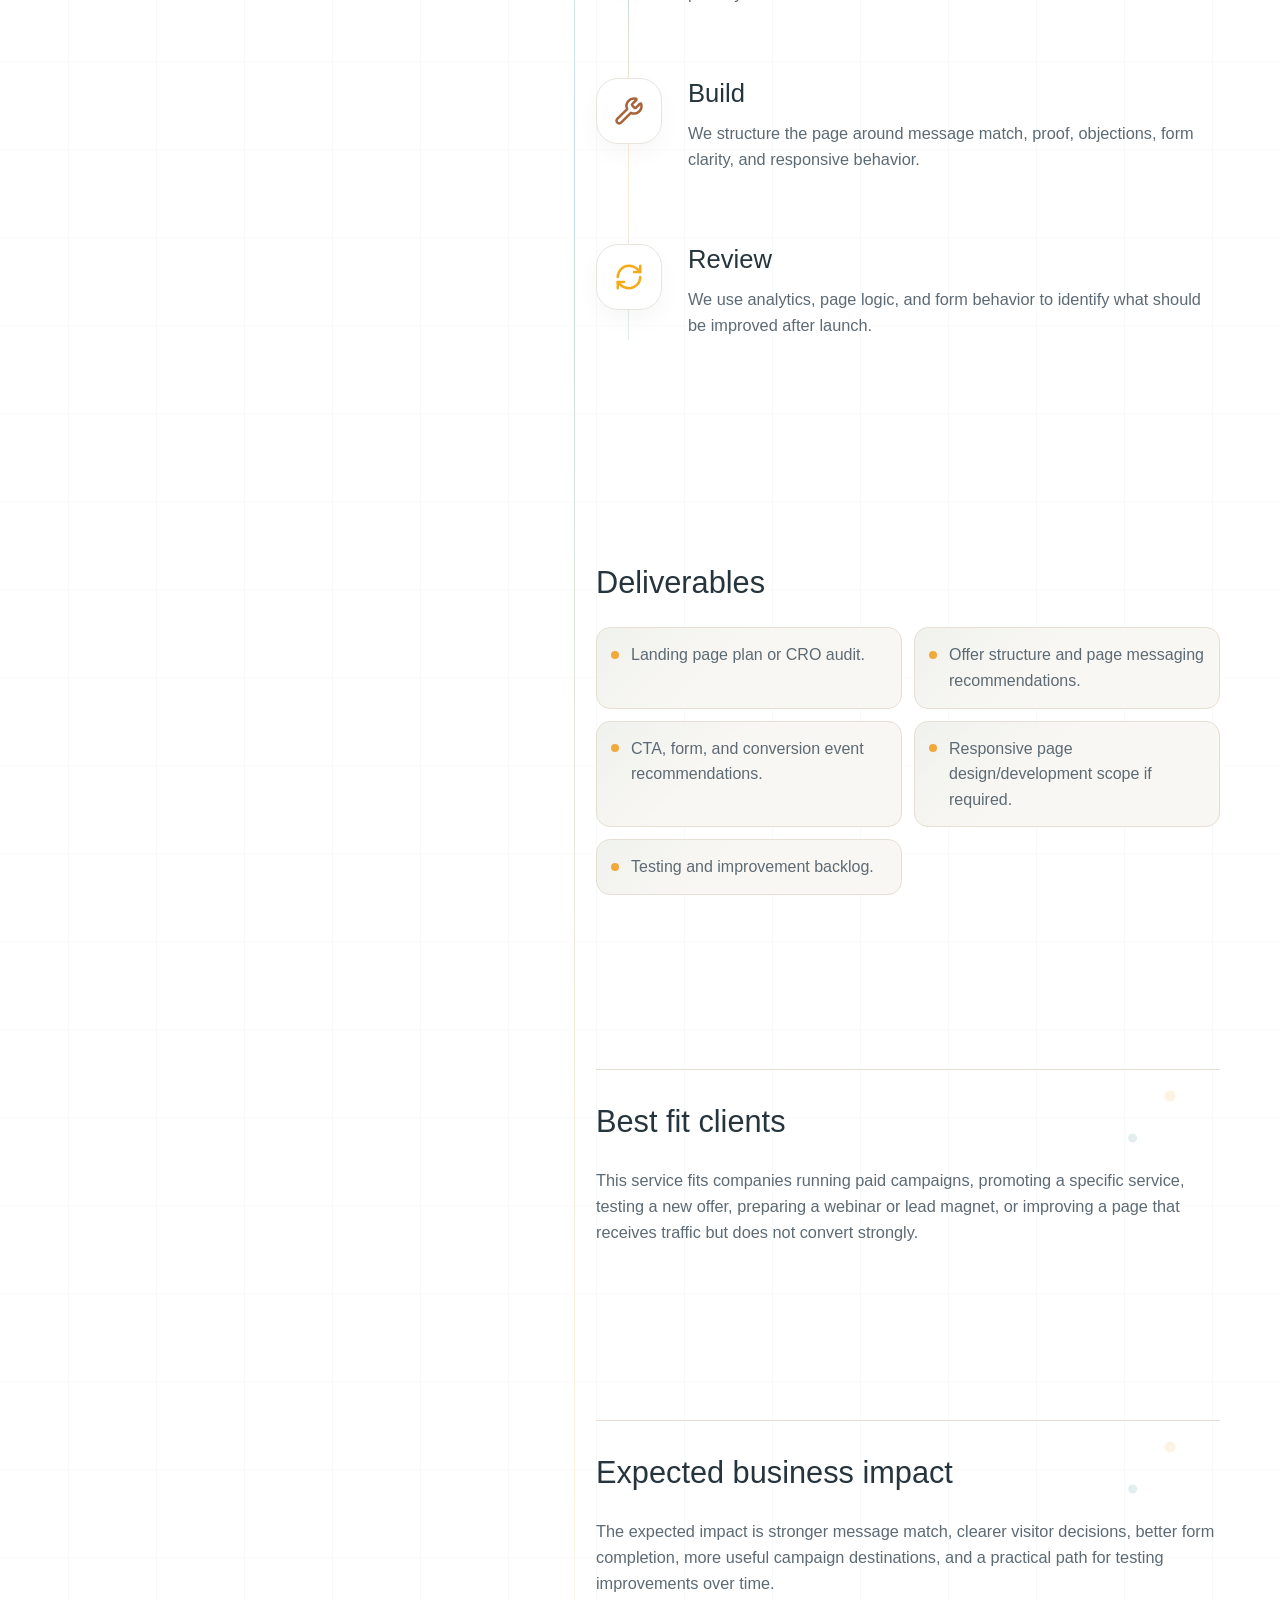
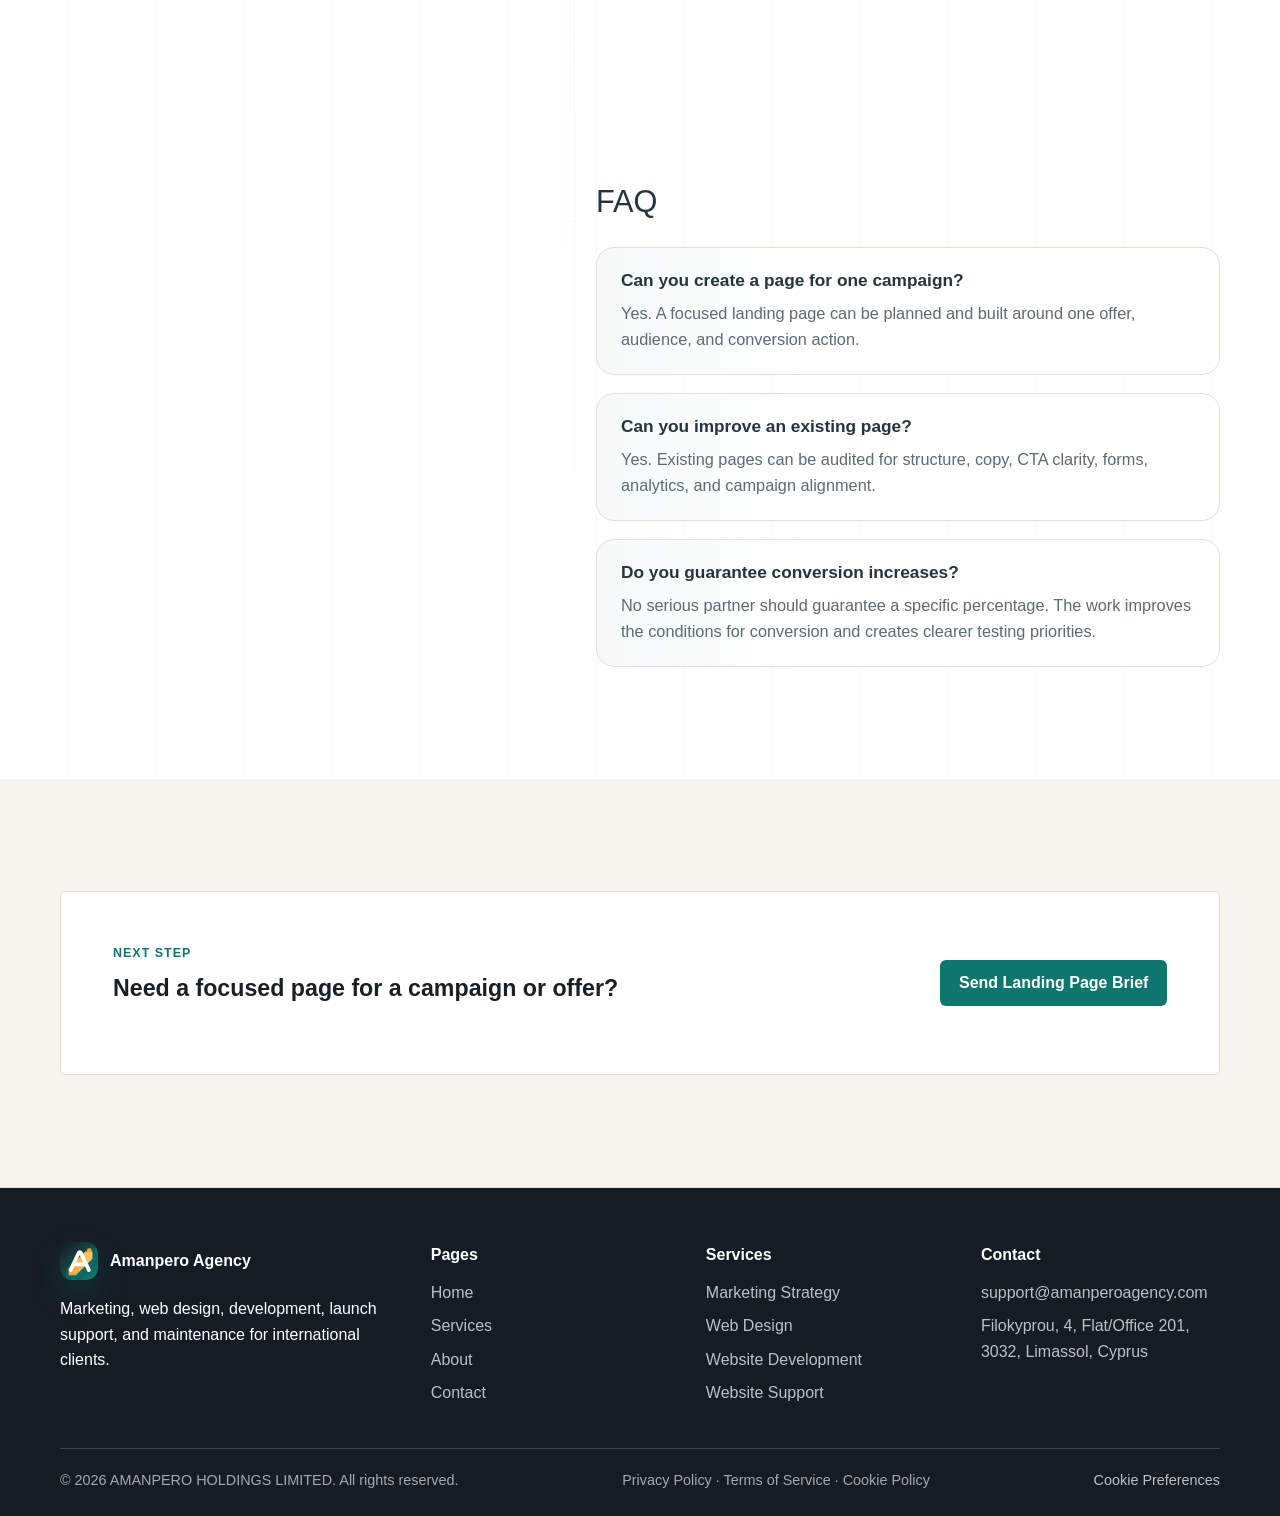
<file: service-landing-pages-cro.html>
<!doctype html>
<html lang="en">
<head>
  <meta charset="utf-8">
  <meta name="viewport" content="width=device-width, initial-scale=1">
  <title>Landing Pages & CRO | Amanpero Agency</title>
  <meta name="description" content="Landing page and conversion rate optimization service for campaign pages, offer structure, form paths, analytics review, and conversion improvements.">
  <link rel="icon" type="image/svg+xml" href="img/common/favicon.svg">
  <link rel="stylesheet" href="css/bundle.css">
</head>
<body>
  <a class="skip-link" href="#main">Skip to content</a>
  <header class="site-header" data-header><div class="container header__inner"><a class="brand" href="index.html" aria-label="Amanpero Agency home"><span class="brand__mark" aria-hidden="true"></span><span>Amanpero Agency</span></a><nav class="nav" aria-label="Main navigation"><a href="index.html">Home</a><a href="services.html" aria-current="page">Services</a><a href="about.html">About</a><a href="contact.html">Contact</a></nav><a class="button button--accent header__cta" href="contact.html">Start a Project</a><button class="menu-toggle" type="button" data-menu-open aria-label="Open menu" aria-controls="mobile-menu" aria-expanded="false"><span class="menu-toggle__lines"></span></button></div></header>
  <div class="mobile-menu" id="mobile-menu" data-mobile-menu aria-hidden="true"><button class="mobile-menu__close" type="button" data-menu-close aria-label="Close menu">&times;</button><nav class="mobile-menu__nav" aria-label="Mobile navigation"><a href="index.html">Home</a><a href="services.html">Services</a><a href="about.html">About</a><a href="contact.html">Contact</a><a class="button button--primary" href="contact.html">Start a Project</a></nav><p class="mobile-menu__support">Plan your next digital project with strategy, design, development, and launch support in one place.</p></div>
  <main id="main">
    <section class="page-hero"><div class="container page-hero__content"><p class="eyebrow">Landing Pages & CRO</p><h1>Focused campaign pages and conversion improvements for clearer inquiry paths.</h1><p class="lead">Amanpero Agency creates landing pages for campaigns and reviews existing pages to improve offer clarity, content hierarchy, form behavior, CTA placement, and measurable conversion actions.</p><a class="button button--primary" href="contact.html">Create a Landing Page</a></div></section>
    <section class="section"><div class="container service-detail-layout"><aside class="service-detail-nav info-block"><h2 class="h3">Sections</h2><nav class="footer__links"><a href="#summary">Summary</a><a href="#problems">Problems</a><a href="#included">Included</a><a href="#approach">Approach</a><a href="#deliverables">Deliverables</a><a href="#fit">Best fit</a><a href="#impact">Impact</a><a href="#faq">FAQ</a></nav></aside><div class="stack">
      <section id="summary" class="info-block"><p class="eyebrow">Summary</p><h2>What this service does</h2><p>Landing pages and CRO focus on one practical question: what should a visitor understand and do next? The service can include creating new campaign pages, improving existing pages, reviewing forms, strengthening CTAs, aligning copy with ad traffic, and defining conversion events for measurement.</p></section>
      <section id="problems" class="info-block"><h2>Problems this service solves</h2><ul class="check-list"><li>Campaign traffic is sent to a general homepage instead of a focused offer page.</li><li>Visitors understand the company but do not know what action to take.</li><li>Forms are too long, unclear, or poorly positioned.</li><li>Pages have traffic but weak inquiry quality or low conversion rates.</li><li>Ad message, page headline, and CTA are not aligned.</li></ul></section>
      <section id="included" class="info-block"><h2>What is included</h2><div class="grid grid--2"><ul class="check-list"><li>Offer and campaign objective review.</li><li>Landing page structure and content plan.</li><li>Headline, section, proof, and CTA recommendations.</li><li>Form path and inquiry-quality review.</li></ul><ul class="check-list"><li>Responsive landing page design and development support.</li><li>Analytics and conversion event recommendations.</li><li>CRO audit for existing pages.</li><li>Prioritized improvement backlog.</li></ul></div></section>
      <section id="approach" class="info-block"><h2>Our approach</h2><div class="grid grid--3"><article><h3>Focus</h3><p>We reduce the page to one core offer, one audience context, and one primary conversion action.</p></article><article><h3>Build</h3><p>We structure the page around message match, proof, objections, form clarity, and responsive behavior.</p></article><article><h3>Review</h3><p>We use analytics, page logic, and form behavior to identify what should be improved after launch.</p></article></div></section>
      <section id="deliverables" class="info-block"><h2>Deliverables</h2><ul class="check-list"><li>Landing page plan or CRO audit.</li><li>Offer structure and page messaging recommendations.</li><li>CTA, form, and conversion event recommendations.</li><li>Responsive page design/development scope if required.</li><li>Testing and improvement backlog.</li></ul></section>
      <section id="fit" class="info-block"><h2>Best fit clients</h2><p>This service fits companies running paid campaigns, promoting a specific service, testing a new offer, preparing a webinar or lead magnet, or improving a page that receives traffic but does not convert strongly.</p></section>
      <section id="impact" class="info-block"><h2>Expected business impact</h2><p>The expected impact is stronger message match, clearer visitor decisions, better form completion, more useful campaign destinations, and a practical path for testing improvements over time.</p></section>
      <section id="faq" class="info-block"><h2>FAQ</h2><div class="faq-list"><article class="faq-item"><h3>Can you create a page for one campaign?</h3><p>Yes. A focused landing page can be planned and built around one offer, audience, and conversion action.</p></article><article class="faq-item"><h3>Can you improve an existing page?</h3><p>Yes. Existing pages can be audited for structure, copy, CTA clarity, forms, analytics, and campaign alignment.</p></article><article class="faq-item"><h3>Do you guarantee conversion increases?</h3><p>No serious partner should guarantee a specific percentage. The work improves the conditions for conversion and creates clearer testing priorities.</p></article></div></section>
    </div></div></section>
    <section class="section section--surface"><div class="container cta-band"><div class="cta-band__inner"><div><p class="eyebrow">Next step</p><h2 class="h3">Need a focused page for a campaign or offer?</h2></div><a class="button button--primary" href="contact.html">Send Landing Page Brief</a></div></div></section>
  </main>
  <footer class="site-footer"><div class="container footer__grid"><div><div class="footer__title">Amanpero Agency</div><p>Marketing, web design, development, launch support, and maintenance for international clients.</p></div><div><div class="footer__title">Pages</div><nav class="footer__links"><a href="index.html">Home</a><a href="services.html">Services</a><a href="about.html">About</a><a href="contact.html">Contact</a></nav></div><div><div class="footer__title">Services</div><nav class="footer__links"><a href="service-marketing-strategy.html">Marketing Strategy</a><a href="service-web-design.html">Web Design</a><a href="service-website-development.html">Website Development</a><a href="service-analytics-support.html">Website Support</a></nav></div><div><div class="footer__title">Contact</div><div class="footer__links"><a href="mailto:support@amanperoagency.com">support@amanperoagency.com</a><span>Filokyprou, 4, Flat/Office 201, 3032, Limassol, Cyprus</span></div></div></div><div class="container footer__bottom"><span>&copy; 2026 AMANPERO HOLDINGS LIMITED. All rights reserved.</span><span><a href="privacy.html">Privacy Policy</a> &middot; <a href="terms.html">Terms of Service</a> &middot; <a href="cookie.html">Cookie Policy</a></span></div></footer>
  <script src="js/main.js"></script>
</body>
</html>
</file>
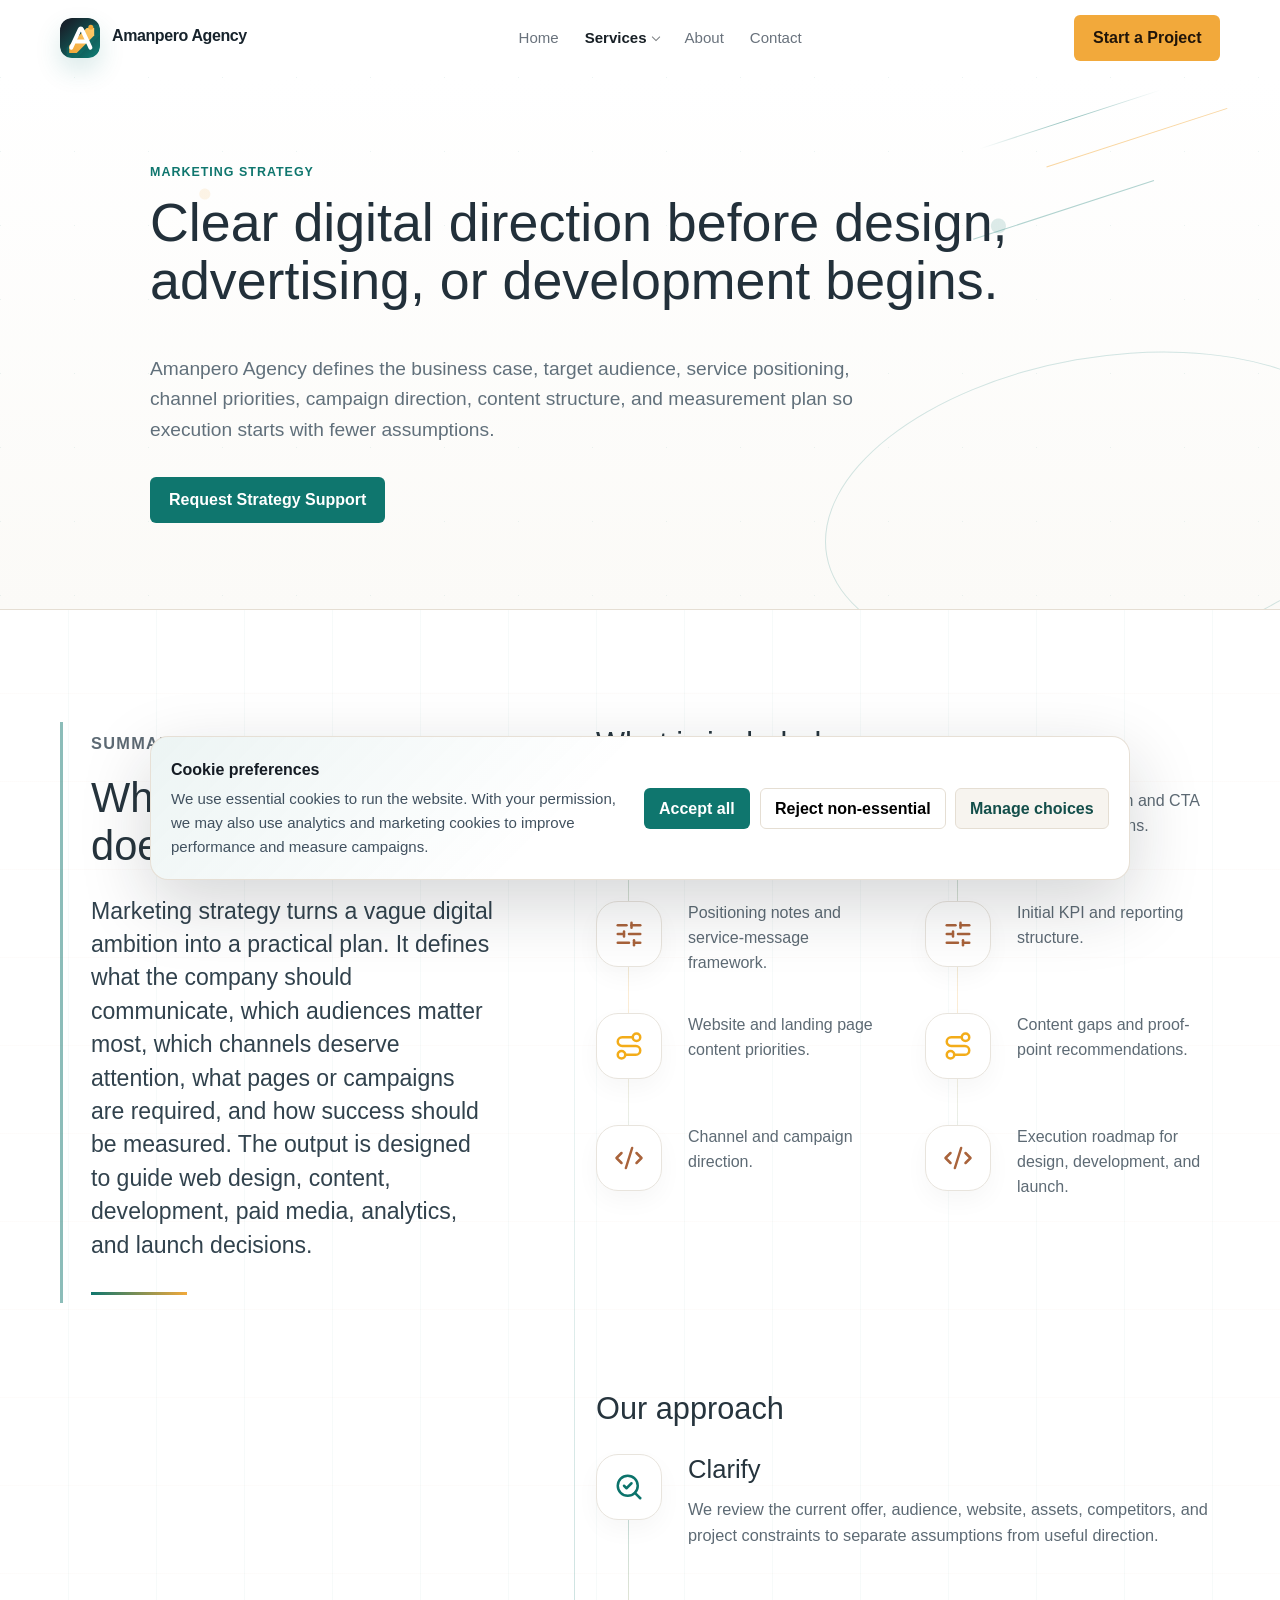
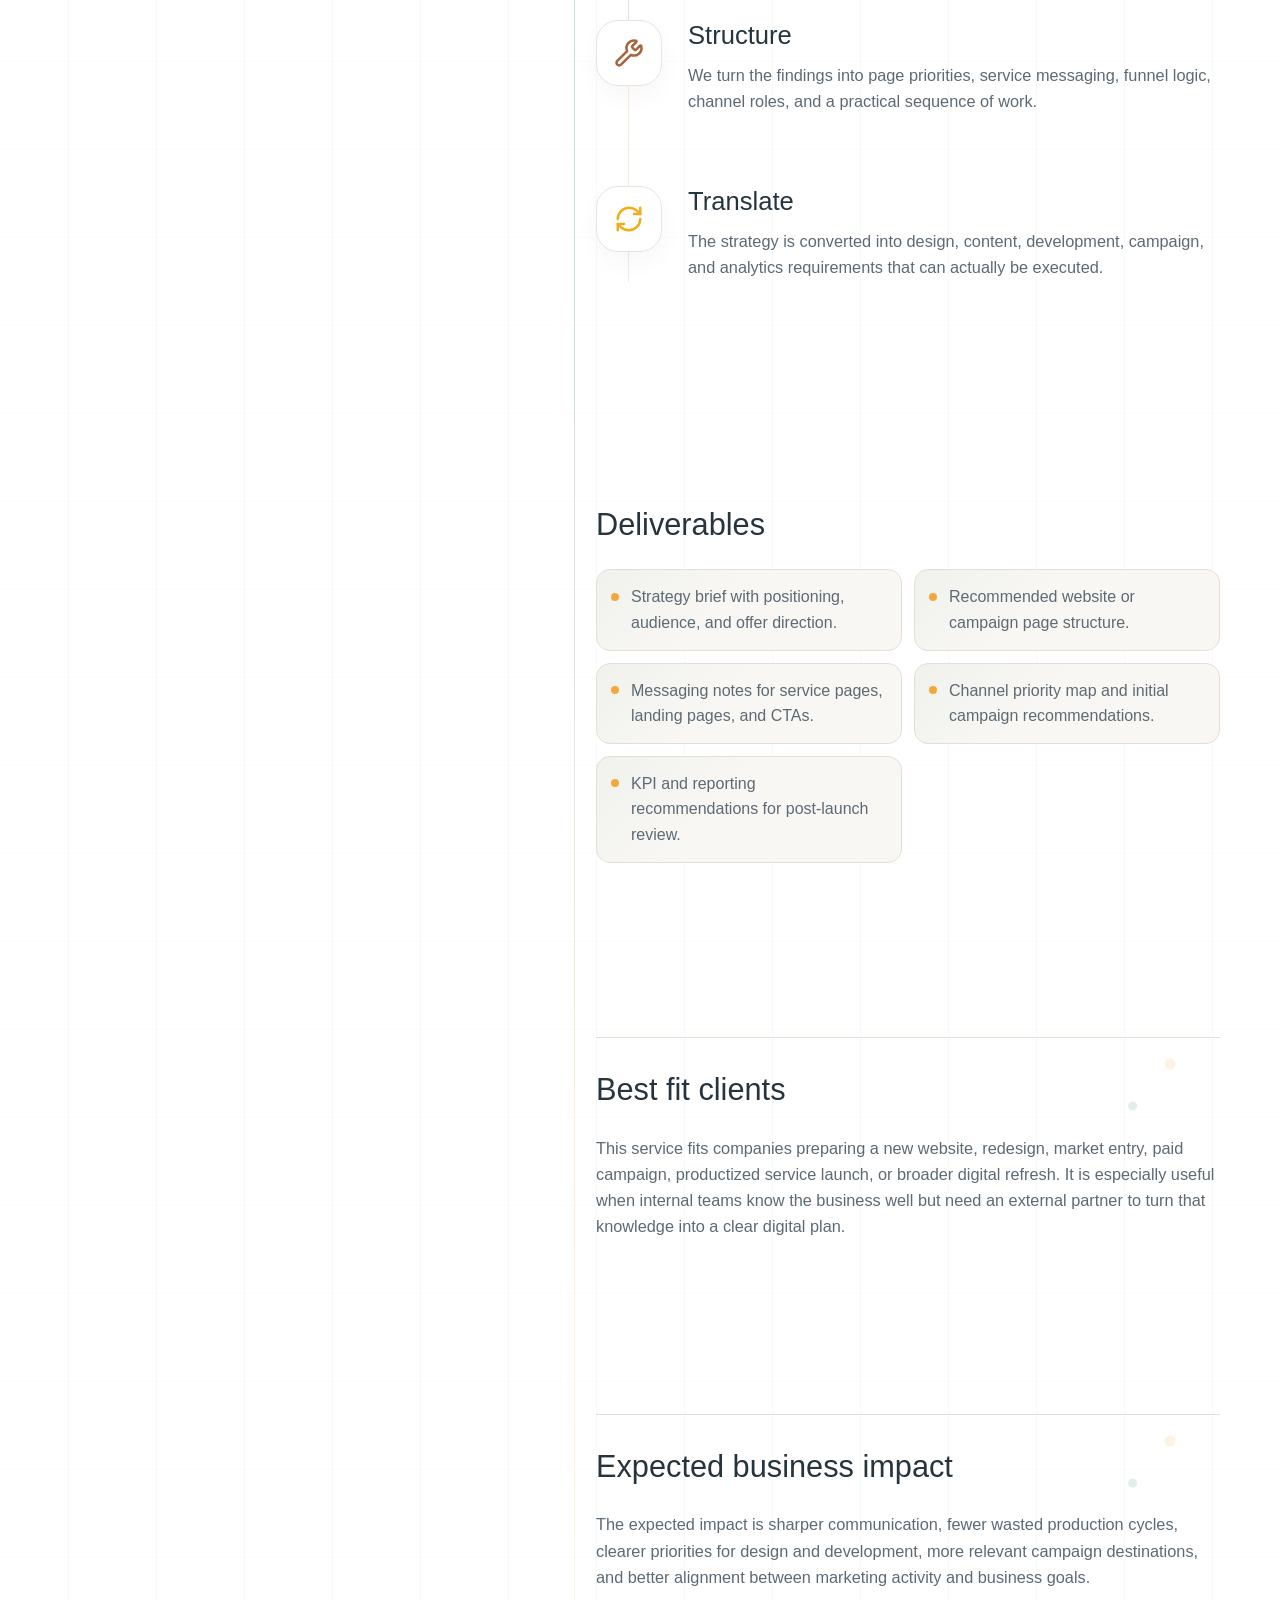
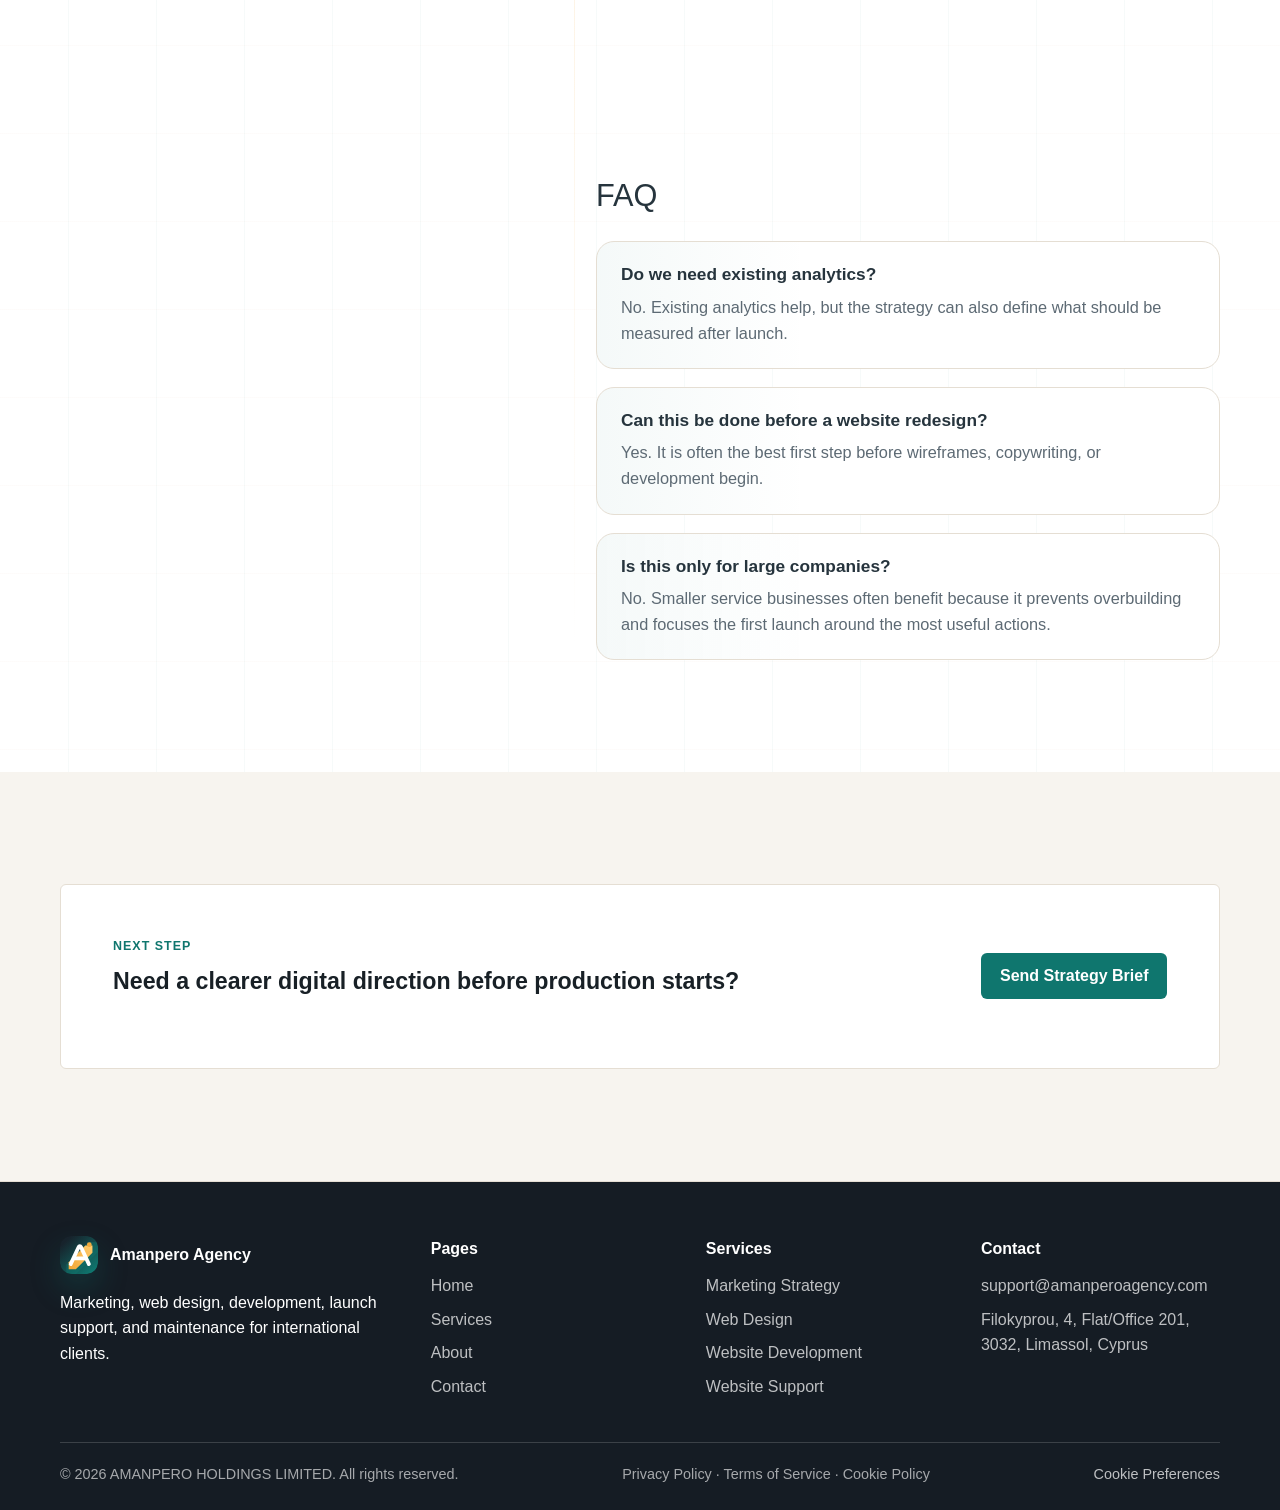
<file: service-marketing-strategy.html>
<!doctype html>
<html lang="en">
<head>
  <meta charset="utf-8">
  <meta name="viewport" content="width=device-width, initial-scale=1">
  <title>Marketing Strategy | Amanpero Agency</title>
  <meta name="description" content="Marketing strategy service for positioning, content structure, campaign priorities, channel planning, KPIs, and digital project direction.">
  <link rel="icon" type="image/svg+xml" href="img/common/favicon.svg">
  <link rel="stylesheet" href="css/bundle.css">
</head>
<body>
  <a class="skip-link" href="#main">Skip to content</a>
  <header class="site-header" data-header><div class="container header__inner"><a class="brand" href="index.html" aria-label="Amanpero Agency home"><span class="brand__mark" aria-hidden="true"></span><span>Amanpero Agency</span></a><nav class="nav" aria-label="Main navigation"><a href="index.html">Home</a><a href="services.html" aria-current="page">Services</a><a href="about.html">About</a><a href="contact.html">Contact</a></nav><a class="button button--accent header__cta" href="contact.html">Start a Project</a><button class="menu-toggle" type="button" data-menu-open aria-label="Open menu" aria-controls="mobile-menu" aria-expanded="false"><span class="menu-toggle__lines"></span></button></div></header>
  <div class="mobile-menu" id="mobile-menu" data-mobile-menu aria-hidden="true"><button class="mobile-menu__close" type="button" data-menu-close aria-label="Close menu">&times;</button><nav class="mobile-menu__nav" aria-label="Mobile navigation"><a href="index.html">Home</a><a href="services.html">Services</a><a href="about.html">About</a><a href="contact.html">Contact</a><a class="button button--primary" href="contact.html">Start a Project</a></nav><p class="mobile-menu__support">Plan your next digital project with strategy, design, development, and launch support in one place.</p></div>
  <main id="main">
    <section class="page-hero"><div class="container page-hero__content"><p class="eyebrow">Marketing Strategy</p><h1>Clear digital direction before design, advertising, or development begins.</h1><p class="lead">Amanpero Agency defines the business case, target audience, service positioning, channel priorities, campaign direction, content structure, and measurement plan so execution starts with fewer assumptions.</p><a class="button button--primary" href="contact.html">Request Strategy Support</a></div></section>
    <section class="section"><div class="container service-detail-layout"><aside class="service-detail-nav info-block"><h2 class="h3">Sections</h2><nav class="footer__links"><a href="#summary">Summary</a><a href="#problems">Problems</a><a href="#included">Included</a><a href="#approach">Approach</a><a href="#deliverables">Deliverables</a><a href="#fit">Best fit</a><a href="#impact">Impact</a><a href="#faq">FAQ</a></nav></aside><div class="stack">
      <section id="summary" class="info-block"><p class="eyebrow">Summary</p><h2>What this service does</h2><p>Marketing strategy turns a vague digital ambition into a practical plan. It defines what the company should communicate, which audiences matter most, which channels deserve attention, what pages or campaigns are required, and how success should be measured. The output is designed to guide web design, content, development, paid media, analytics, and launch decisions.</p></section>
      <section id="problems" class="info-block"><h2>Problems this service solves</h2><ul class="check-list"><li>The website says what the company does but does not explain why a buyer should inquire.</li><li>Teams are preparing ads, pages, or content without a shared message or priority list.</li><li>Different vendors are making disconnected decisions about copy, design, development, and campaigns.</li><li>The company has several services but no clear hierarchy for what should be promoted first.</li><li>Analytics exist, but KPIs are not connected to real business actions.</li></ul></section>
      <section id="included" class="info-block"><h2>What is included</h2><div class="grid grid--2"><ul class="check-list"><li>Business, offer, and audience review.</li><li>Positioning notes and service-message framework.</li><li>Website and landing page content priorities.</li><li>Channel and campaign direction.</li></ul><ul class="check-list"><li>Conversion path and CTA recommendations.</li><li>Initial KPI and reporting structure.</li><li>Content gaps and proof-point recommendations.</li><li>Execution roadmap for design, development, and launch.</li></ul></div></section>
      <section id="approach" class="info-block"><h2>Our approach</h2><div class="grid grid--3"><article><h3>Clarify</h3><p>We review the current offer, audience, website, assets, competitors, and project constraints to separate assumptions from useful direction.</p></article><article><h3>Structure</h3><p>We turn the findings into page priorities, service messaging, funnel logic, channel roles, and a practical sequence of work.</p></article><article><h3>Translate</h3><p>The strategy is converted into design, content, development, campaign, and analytics requirements that can actually be executed.</p></article></div></section>
      <section id="deliverables" class="info-block"><h2>Deliverables</h2><ul class="check-list"><li>Strategy brief with positioning, audience, and offer direction.</li><li>Recommended website or campaign page structure.</li><li>Messaging notes for service pages, landing pages, and CTAs.</li><li>Channel priority map and initial campaign recommendations.</li><li>KPI and reporting recommendations for post-launch review.</li></ul></section>
      <section id="fit" class="info-block"><h2>Best fit clients</h2><p>This service fits companies preparing a new website, redesign, market entry, paid campaign, productized service launch, or broader digital refresh. It is especially useful when internal teams know the business well but need an external partner to turn that knowledge into a clear digital plan.</p></section>
      <section id="impact" class="info-block"><h2>Expected business impact</h2><p>The expected impact is sharper communication, fewer wasted production cycles, clearer priorities for design and development, more relevant campaign destinations, and better alignment between marketing activity and business goals.</p></section>
      <section id="faq" class="info-block"><h2>FAQ</h2><div class="faq-list"><article class="faq-item"><h3>Do we need existing analytics?</h3><p>No. Existing analytics help, but the strategy can also define what should be measured after launch.</p></article><article class="faq-item"><h3>Can this be done before a website redesign?</h3><p>Yes. It is often the best first step before wireframes, copywriting, or development begin.</p></article><article class="faq-item"><h3>Is this only for large companies?</h3><p>No. Smaller service businesses often benefit because it prevents overbuilding and focuses the first launch around the most useful actions.</p></article></div></section>
    </div></div></section>
    <section class="section section--surface"><div class="container cta-band"><div class="cta-band__inner"><div><p class="eyebrow">Next step</p><h2 class="h3">Need a clearer digital direction before production starts?</h2></div><a class="button button--primary" href="contact.html">Send Strategy Brief</a></div></div></section>
  </main>
  <footer class="site-footer"><div class="container footer__grid"><div><div class="footer__title">Amanpero Agency</div><p>Marketing, web design, development, launch support, and maintenance for international clients.</p></div><div><div class="footer__title">Pages</div><nav class="footer__links"><a href="index.html">Home</a><a href="services.html">Services</a><a href="about.html">About</a><a href="contact.html">Contact</a></nav></div><div><div class="footer__title">Services</div><nav class="footer__links"><a href="service-marketing-strategy.html">Marketing Strategy</a><a href="service-web-design.html">Web Design</a><a href="service-website-development.html">Website Development</a><a href="service-analytics-support.html">Website Support</a></nav></div><div><div class="footer__title">Contact</div><div class="footer__links"><a href="mailto:support@amanperoagency.com">support@amanperoagency.com</a><span>Filokyprou, 4, Flat/Office 201, 3032, Limassol, Cyprus</span></div></div></div><div class="container footer__bottom"><span>&copy; 2026 AMANPERO HOLDINGS LIMITED. All rights reserved.</span><span><a href="privacy.html">Privacy Policy</a> &middot; <a href="terms.html">Terms of Service</a> &middot; <a href="cookie.html">Cookie Policy</a></span></div></footer>
  <script src="js/main.js"></script>
</body>
</html>
</file>
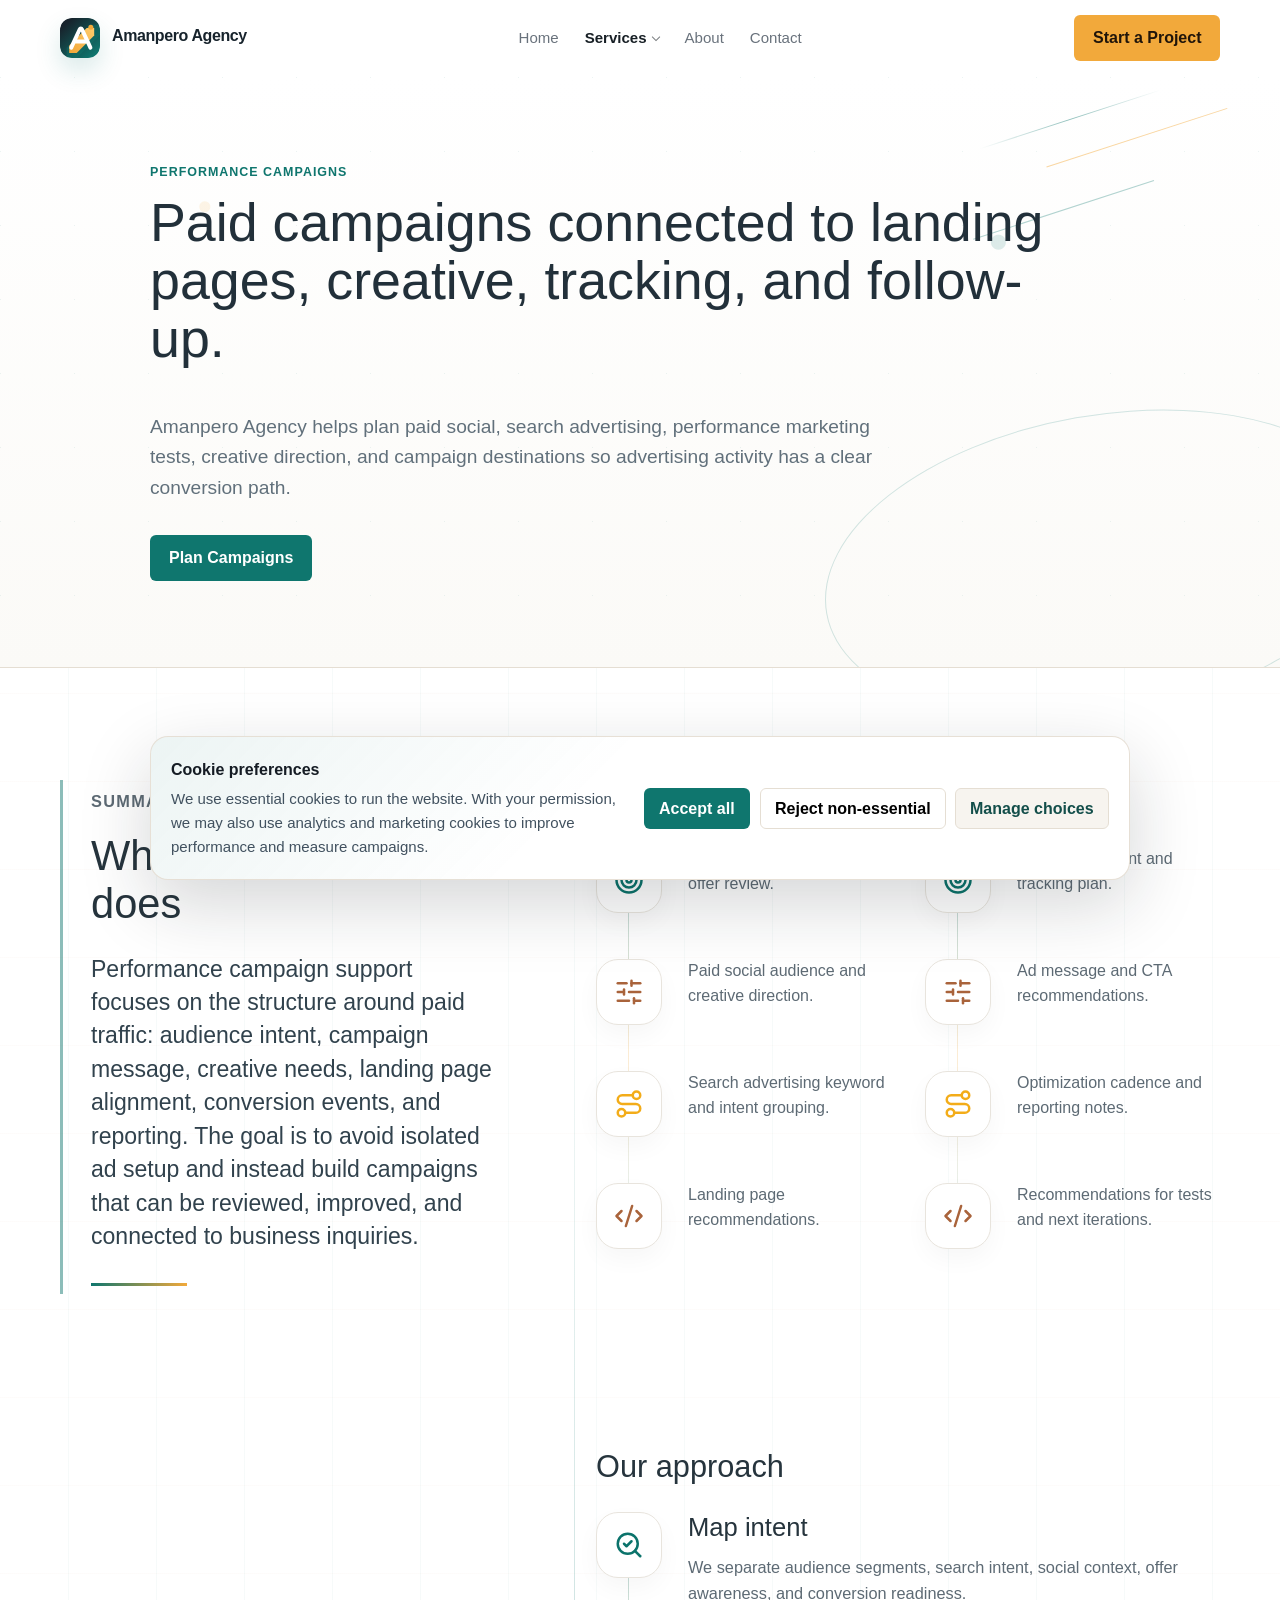
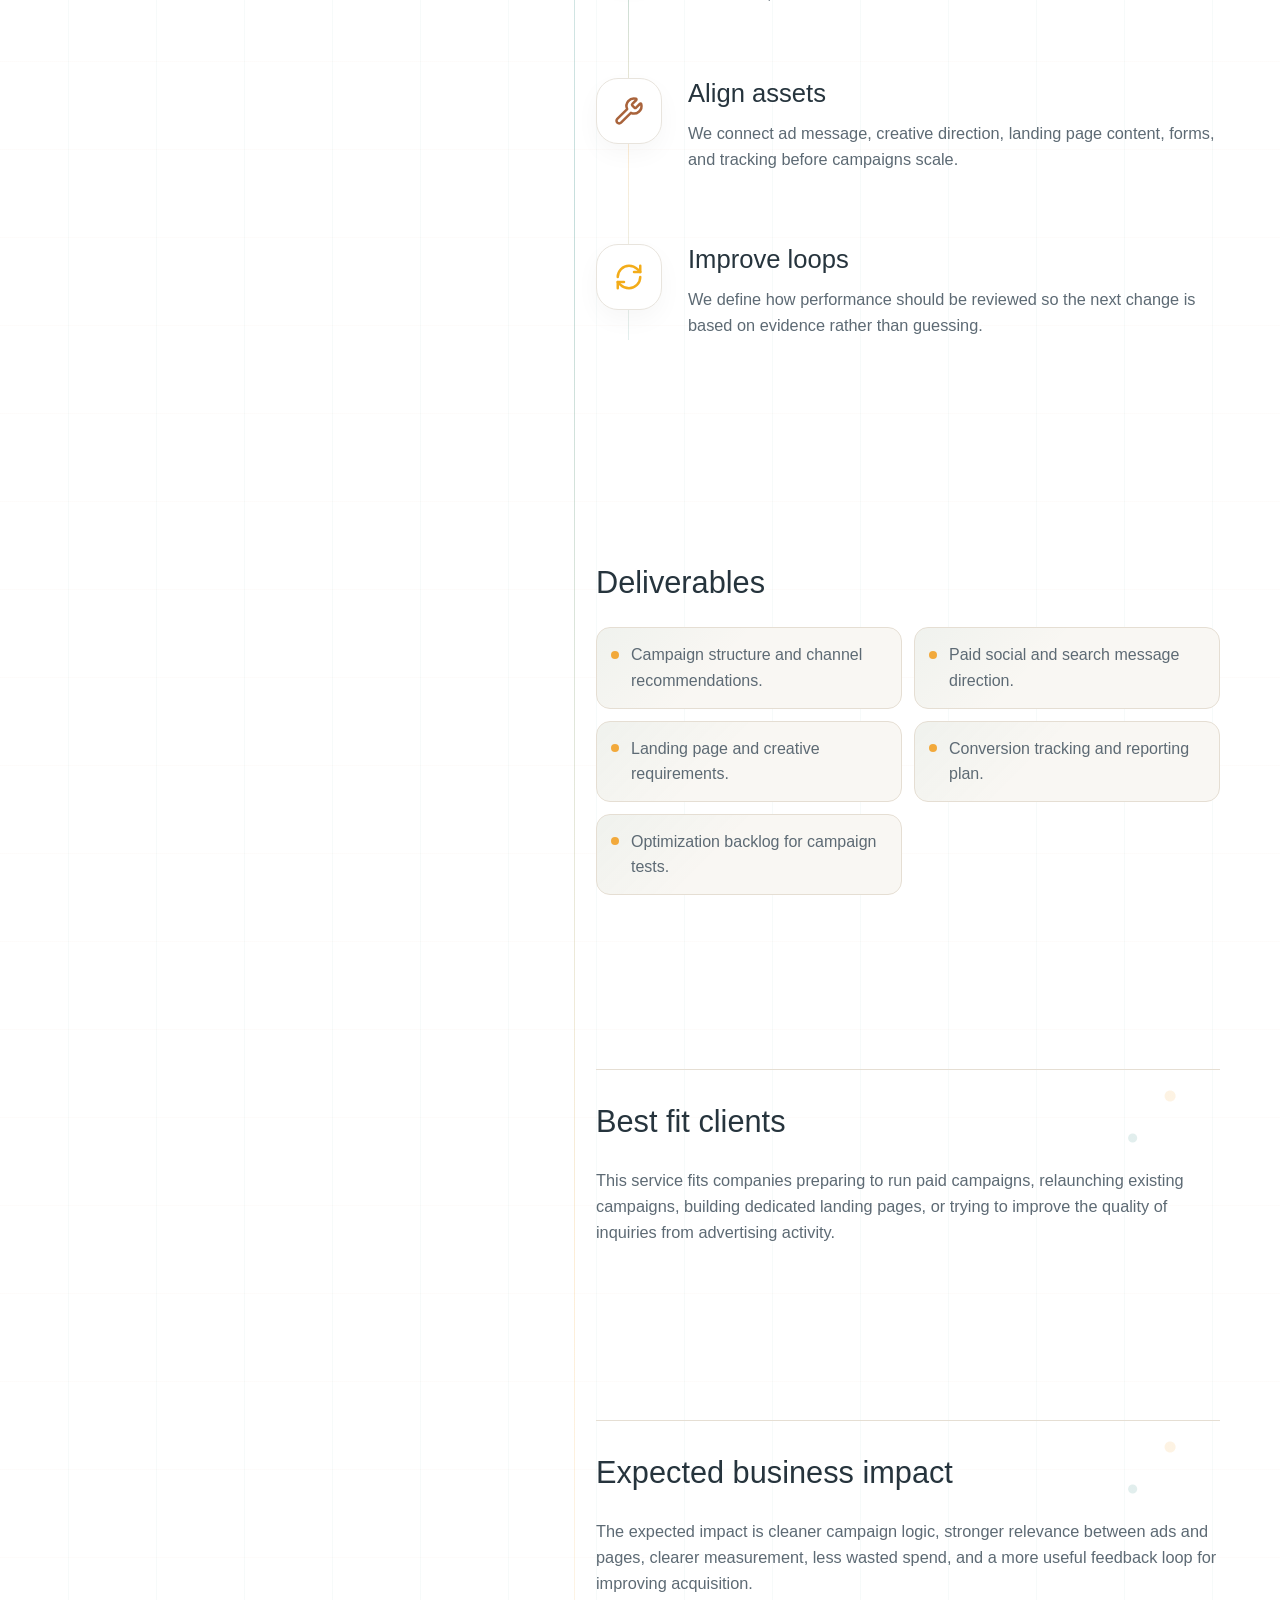
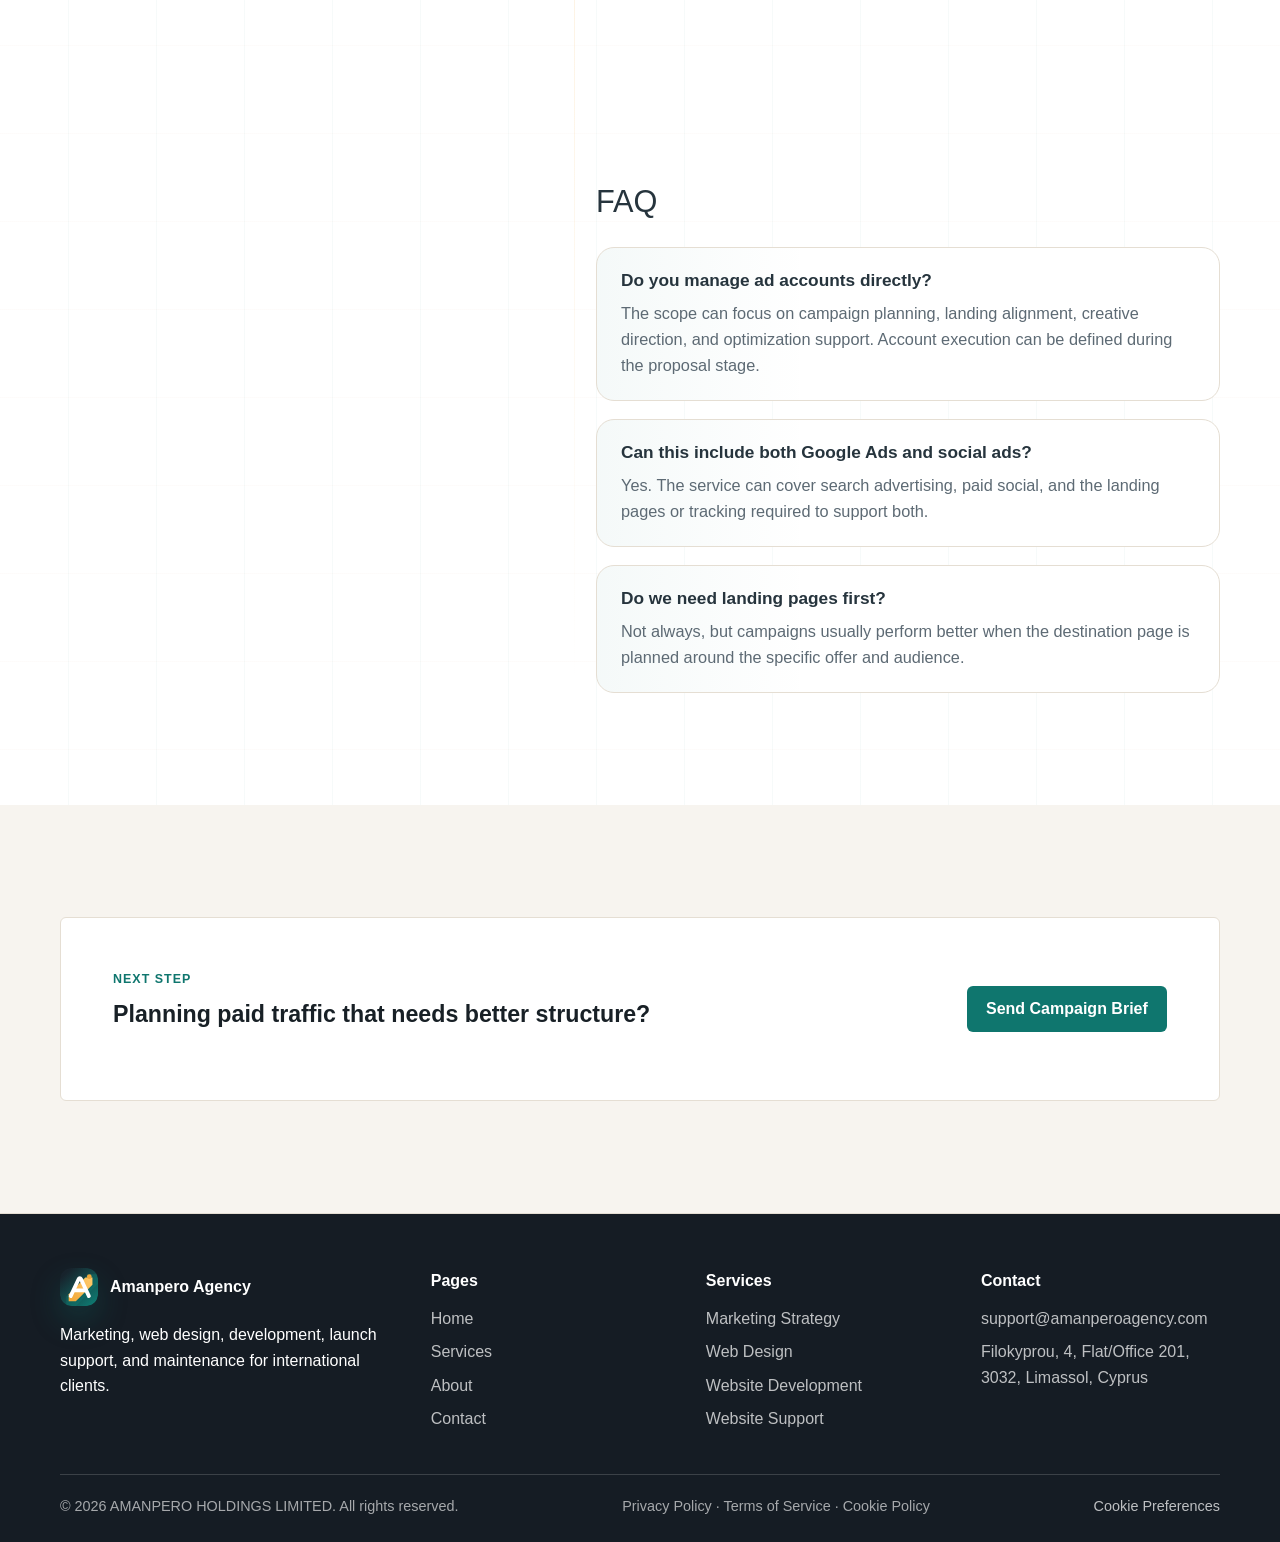
<file: service-performance-campaigns.html>
<!doctype html>
<html lang="en">
<head>
  <meta charset="utf-8">
  <meta name="viewport" content="width=device-width, initial-scale=1">
  <title>Performance Campaigns | Amanpero Agency</title>
  <meta name="description" content="Performance campaign planning for paid social, search advertising, creative direction, landing paths, tracking, and optimization.">
  <link rel="icon" type="image/svg+xml" href="img/common/favicon.svg">
  <link rel="stylesheet" href="css/bundle.css">
</head>
<body>
  <a class="skip-link" href="#main">Skip to content</a>
  <header class="site-header" data-header><div class="container header__inner"><a class="brand" href="index.html" aria-label="Amanpero Agency home"><span class="brand__mark" aria-hidden="true"></span><span>Amanpero Agency</span></a><nav class="nav" aria-label="Main navigation"><a href="index.html">Home</a><a href="services.html" aria-current="page">Services</a><a href="about.html">About</a><a href="contact.html">Contact</a></nav><a class="button button--accent header__cta" href="contact.html">Start a Project</a><button class="menu-toggle" type="button" data-menu-open aria-label="Open menu" aria-controls="mobile-menu" aria-expanded="false"><span class="menu-toggle__lines"></span></button></div></header>
  <div class="mobile-menu" id="mobile-menu" data-mobile-menu aria-hidden="true"><button class="mobile-menu__close" type="button" data-menu-close aria-label="Close menu">&times;</button><nav class="mobile-menu__nav" aria-label="Mobile navigation"><a href="index.html">Home</a><a href="services.html">Services</a><a href="about.html">About</a><a href="contact.html">Contact</a><a class="button button--primary" href="contact.html">Start a Project</a></nav><p class="mobile-menu__support">Plan your next digital project with strategy, design, development, and launch support in one place.</p></div>
  <main id="main">
    <section class="page-hero"><div class="container page-hero__content"><p class="eyebrow">Performance Campaigns</p><h1>Paid campaigns connected to landing pages, creative, tracking, and follow-up.</h1><p class="lead">Amanpero Agency helps plan paid social, search advertising, performance marketing tests, creative direction, and campaign destinations so advertising activity has a clear conversion path.</p><a class="button button--primary" href="contact.html">Plan Campaigns</a></div></section>
    <section class="section"><div class="container service-detail-layout"><aside class="service-detail-nav info-block"><h2 class="h3">Sections</h2><nav class="footer__links"><a href="#summary">Summary</a><a href="#problems">Problems</a><a href="#included">Included</a><a href="#approach">Approach</a><a href="#deliverables">Deliverables</a><a href="#fit">Best fit</a><a href="#impact">Impact</a><a href="#faq">FAQ</a></nav></aside><div class="stack">
      <section id="summary" class="info-block"><p class="eyebrow">Summary</p><h2>What this service does</h2><p>Performance campaign support focuses on the structure around paid traffic: audience intent, campaign message, creative needs, landing page alignment, conversion events, and reporting. The goal is to avoid isolated ad setup and instead build campaigns that can be reviewed, improved, and connected to business inquiries.</p></section>
      <section id="problems" class="info-block"><h2>Problems this service solves</h2><ul class="check-list"><li>Paid traffic is being sent to generic pages with weak offer alignment.</li><li>Campaigns are launched without clear tracking or conversion definitions.</li><li>Creative, ad copy, and landing pages are not telling the same story.</li><li>Reports show clicks and spend but do not explain what to improve next.</li><li>Search and social campaigns are treated as separate efforts instead of a joined acquisition system.</li></ul></section>
      <section id="included" class="info-block"><h2>What is included</h2><div class="grid grid--2"><ul class="check-list"><li>Campaign objective and offer review.</li><li>Paid social audience and creative direction.</li><li>Search advertising keyword and intent grouping.</li><li>Landing page recommendations.</li></ul><ul class="check-list"><li>Conversion event and tracking plan.</li><li>Ad message and CTA recommendations.</li><li>Optimization cadence and reporting notes.</li><li>Recommendations for tests and next iterations.</li></ul></div></section>
      <section id="approach" class="info-block"><h2>Our approach</h2><div class="grid grid--3"><article><h3>Map intent</h3><p>We separate audience segments, search intent, social context, offer awareness, and conversion readiness.</p></article><article><h3>Align assets</h3><p>We connect ad message, creative direction, landing page content, forms, and tracking before campaigns scale.</p></article><article><h3>Improve loops</h3><p>We define how performance should be reviewed so the next change is based on evidence rather than guessing.</p></article></div></section>
      <section id="deliverables" class="info-block"><h2>Deliverables</h2><ul class="check-list"><li>Campaign structure and channel recommendations.</li><li>Paid social and search message direction.</li><li>Landing page and creative requirements.</li><li>Conversion tracking and reporting plan.</li><li>Optimization backlog for campaign tests.</li></ul></section>
      <section id="fit" class="info-block"><h2>Best fit clients</h2><p>This service fits companies preparing to run paid campaigns, relaunching existing campaigns, building dedicated landing pages, or trying to improve the quality of inquiries from advertising activity.</p></section>
      <section id="impact" class="info-block"><h2>Expected business impact</h2><p>The expected impact is cleaner campaign logic, stronger relevance between ads and pages, clearer measurement, less wasted spend, and a more useful feedback loop for improving acquisition.</p></section>
      <section id="faq" class="info-block"><h2>FAQ</h2><div class="faq-list"><article class="faq-item"><h3>Do you manage ad accounts directly?</h3><p>The scope can focus on campaign planning, landing alignment, creative direction, and optimization support. Account execution can be defined during the proposal stage.</p></article><article class="faq-item"><h3>Can this include both Google Ads and social ads?</h3><p>Yes. The service can cover search advertising, paid social, and the landing pages or tracking required to support both.</p></article><article class="faq-item"><h3>Do we need landing pages first?</h3><p>Not always, but campaigns usually perform better when the destination page is planned around the specific offer and audience.</p></article></div></section>
    </div></div></section>
    <section class="section section--surface"><div class="container cta-band"><div class="cta-band__inner"><div><p class="eyebrow">Next step</p><h2 class="h3">Planning paid traffic that needs better structure?</h2></div><a class="button button--primary" href="contact.html">Send Campaign Brief</a></div></div></section>
  </main>
  <footer class="site-footer"><div class="container footer__grid"><div><div class="footer__title">Amanpero Agency</div><p>Marketing, web design, development, launch support, and maintenance for international clients.</p></div><div><div class="footer__title">Pages</div><nav class="footer__links"><a href="index.html">Home</a><a href="services.html">Services</a><a href="about.html">About</a><a href="contact.html">Contact</a></nav></div><div><div class="footer__title">Services</div><nav class="footer__links"><a href="service-marketing-strategy.html">Marketing Strategy</a><a href="service-web-design.html">Web Design</a><a href="service-website-development.html">Website Development</a><a href="service-analytics-support.html">Website Support</a></nav></div><div><div class="footer__title">Contact</div><div class="footer__links"><a href="mailto:support@amanperoagency.com">support@amanperoagency.com</a><span>Filokyprou, 4, Flat/Office 201, 3032, Limassol, Cyprus</span></div></div></div><div class="container footer__bottom"><span>&copy; 2026 AMANPERO HOLDINGS LIMITED. All rights reserved.</span><span><a href="privacy.html">Privacy Policy</a> &middot; <a href="terms.html">Terms of Service</a> &middot; <a href="cookie.html">Cookie Policy</a></span></div></footer>
  <script src="js/main.js"></script>
</body>
</html>
</file>
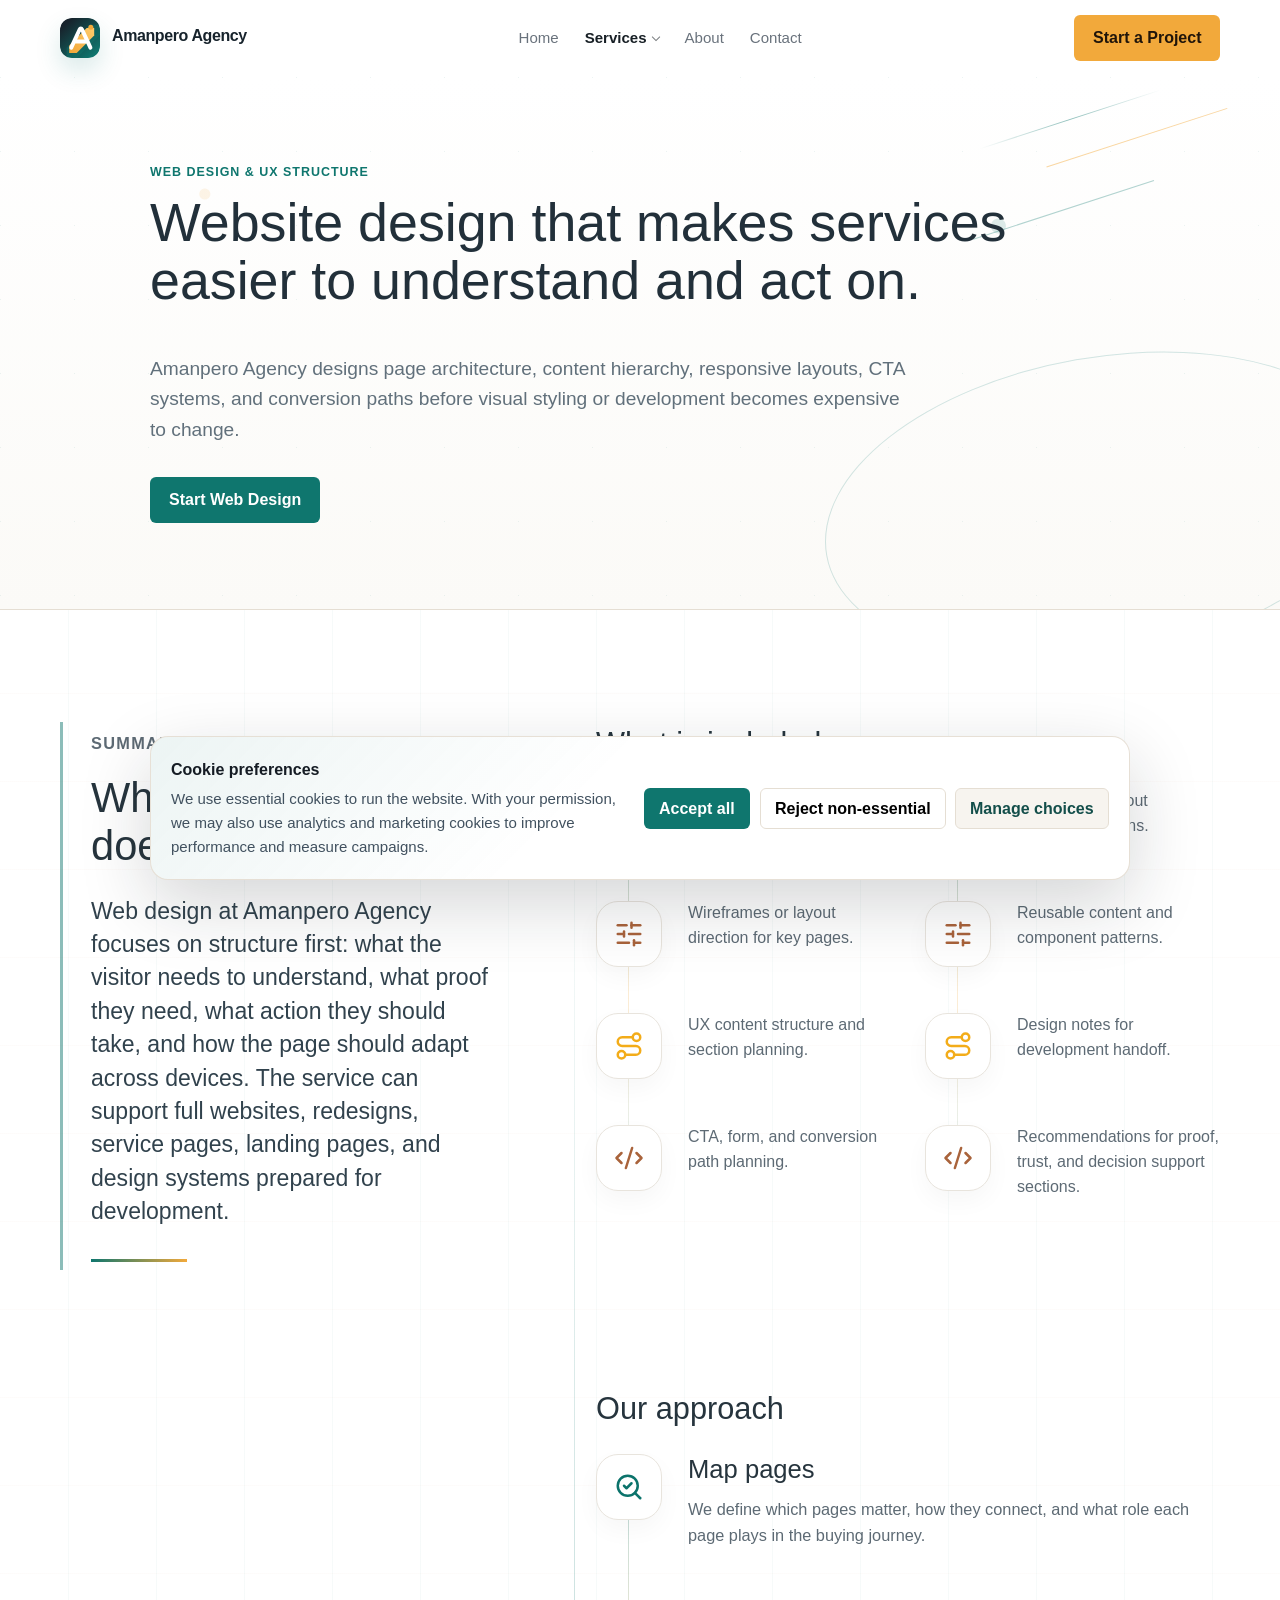
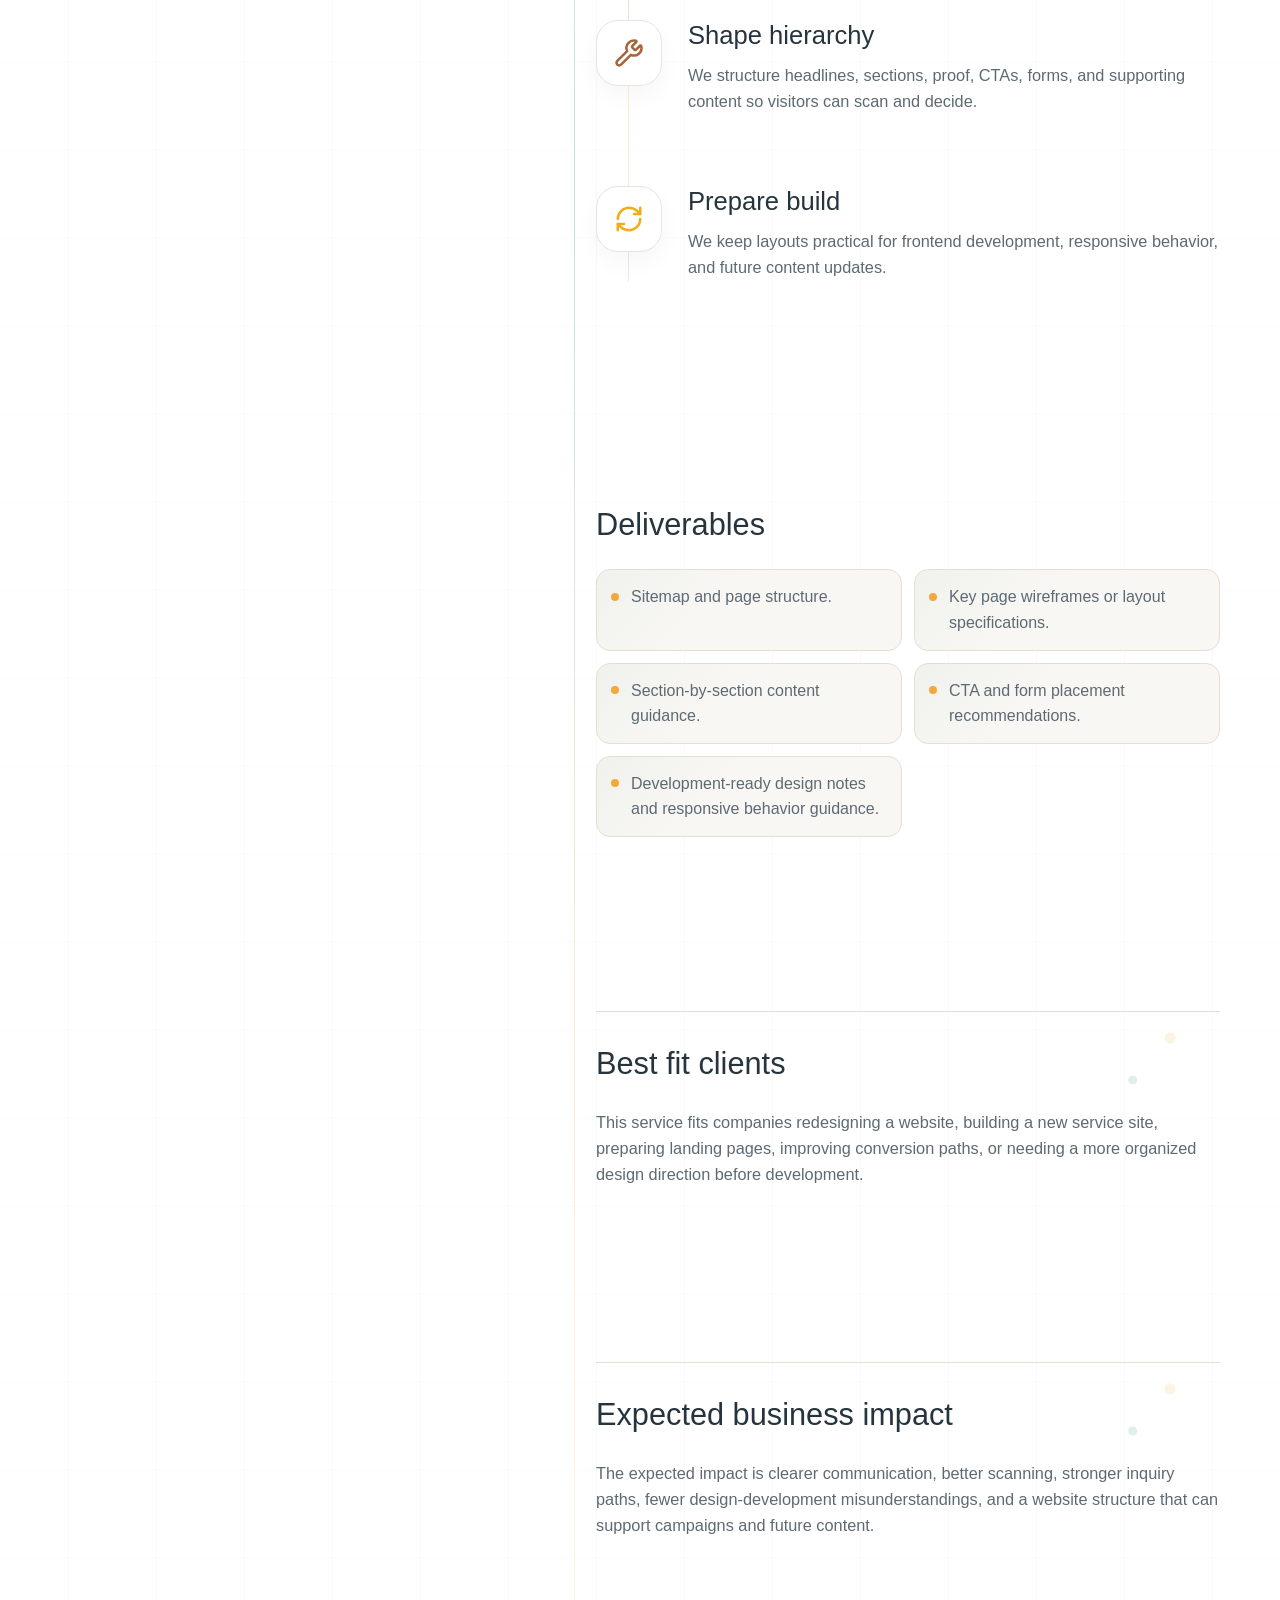
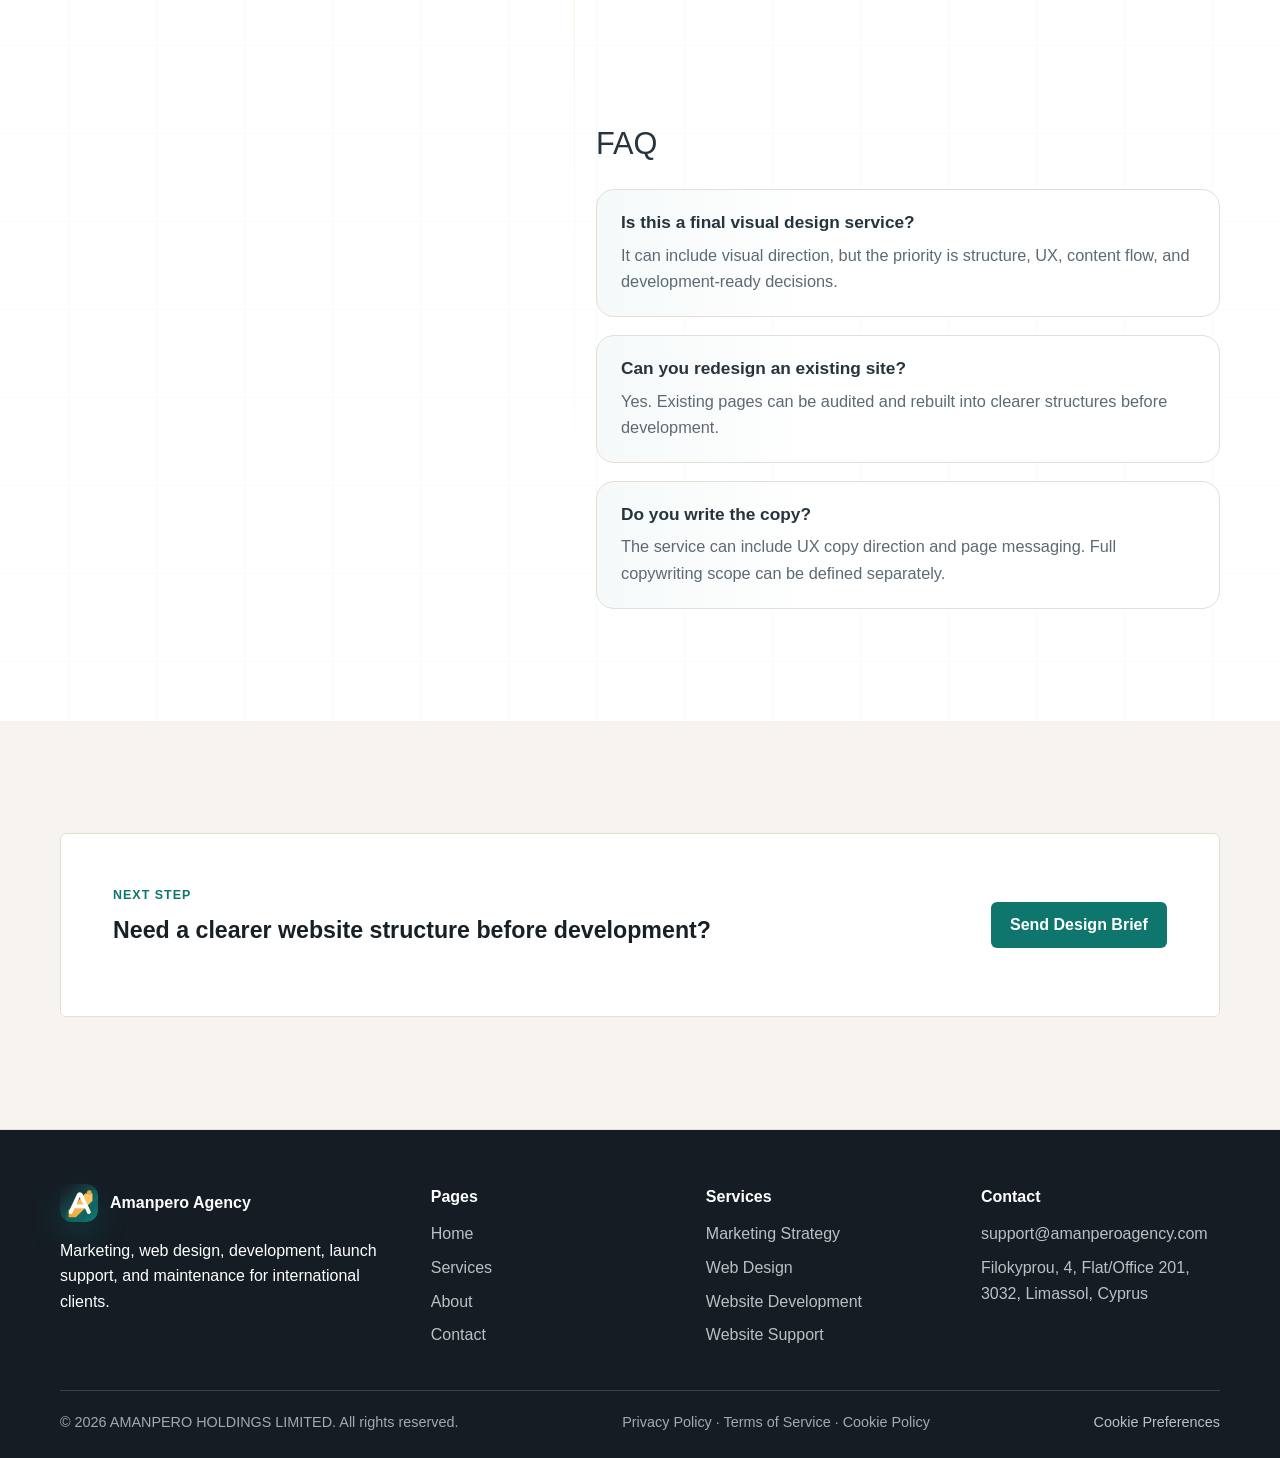
<file: service-web-design.html>
<!doctype html>
<html lang="en">
<head>
  <meta charset="utf-8">
  <meta name="viewport" content="width=device-width, initial-scale=1">
  <title>Web Design & UX Structure | Amanpero Agency</title>
  <meta name="description" content="Web design and UX structure service for page architecture, content hierarchy, responsive layouts, conversion paths, and design-ready systems.">
  <link rel="icon" type="image/svg+xml" href="img/common/favicon.svg">
  <link rel="stylesheet" href="css/bundle.css">
</head>
<body>
  <a class="skip-link" href="#main">Skip to content</a>
  <header class="site-header" data-header><div class="container header__inner"><a class="brand" href="index.html" aria-label="Amanpero Agency home"><span class="brand__mark" aria-hidden="true"></span><span>Amanpero Agency</span></a><nav class="nav" aria-label="Main navigation"><a href="index.html">Home</a><a href="services.html" aria-current="page">Services</a><a href="about.html">About</a><a href="contact.html">Contact</a></nav><a class="button button--accent header__cta" href="contact.html">Start a Project</a><button class="menu-toggle" type="button" data-menu-open aria-label="Open menu" aria-controls="mobile-menu" aria-expanded="false"><span class="menu-toggle__lines"></span></button></div></header>
  <div class="mobile-menu" id="mobile-menu" data-mobile-menu aria-hidden="true"><button class="mobile-menu__close" type="button" data-menu-close aria-label="Close menu">&times;</button><nav class="mobile-menu__nav" aria-label="Mobile navigation"><a href="index.html">Home</a><a href="services.html">Services</a><a href="about.html">About</a><a href="contact.html">Contact</a><a class="button button--primary" href="contact.html">Start a Project</a></nav><p class="mobile-menu__support">Plan your next digital project with strategy, design, development, and launch support in one place.</p></div>
  <main id="main">
    <section class="page-hero"><div class="container page-hero__content"><p class="eyebrow">Web Design & UX Structure</p><h1>Website design that makes services easier to understand and act on.</h1><p class="lead">Amanpero Agency designs page architecture, content hierarchy, responsive layouts, CTA systems, and conversion paths before visual styling or development becomes expensive to change.</p><a class="button button--primary" href="contact.html">Start Web Design</a></div></section>
    <section class="section"><div class="container service-detail-layout"><aside class="service-detail-nav info-block"><h2 class="h3">Sections</h2><nav class="footer__links"><a href="#summary">Summary</a><a href="#problems">Problems</a><a href="#included">Included</a><a href="#approach">Approach</a><a href="#deliverables">Deliverables</a><a href="#fit">Best fit</a><a href="#impact">Impact</a><a href="#faq">FAQ</a></nav></aside><div class="stack">
      <section id="summary" class="info-block"><p class="eyebrow">Summary</p><h2>What this service does</h2><p>Web design at Amanpero Agency focuses on structure first: what the visitor needs to understand, what proof they need, what action they should take, and how the page should adapt across devices. The service can support full websites, redesigns, service pages, landing pages, and design systems prepared for development.</p></section>
      <section id="problems" class="info-block"><h2>Problems this service solves</h2><ul class="check-list"><li>The current website looks acceptable but does not guide visitors toward inquiry.</li><li>Important services are hidden, unclear, or presented with weak hierarchy.</li><li>Teams are discussing colors and visuals before agreeing on page purpose.</li><li>Mobile layouts make content difficult to scan or act on.</li><li>Developers need a clearer structure before implementation begins.</li></ul></section>
      <section id="included" class="info-block"><h2>What is included</h2><div class="grid grid--2"><ul class="check-list"><li>Sitemap and page hierarchy recommendations.</li><li>Wireframes or layout direction for key pages.</li><li>UX content structure and section planning.</li><li>CTA, form, and conversion path planning.</li></ul><ul class="check-list"><li>Responsive layout recommendations.</li><li>Reusable content and component patterns.</li><li>Design notes for development handoff.</li><li>Recommendations for proof, trust, and decision support sections.</li></ul></div></section>
      <section id="approach" class="info-block"><h2>Our approach</h2><div class="grid grid--3"><article><h3>Map pages</h3><p>We define which pages matter, how they connect, and what role each page plays in the buying journey.</p></article><article><h3>Shape hierarchy</h3><p>We structure headlines, sections, proof, CTAs, forms, and supporting content so visitors can scan and decide.</p></article><article><h3>Prepare build</h3><p>We keep layouts practical for frontend development, responsive behavior, and future content updates.</p></article></div></section>
      <section id="deliverables" class="info-block"><h2>Deliverables</h2><ul class="check-list"><li>Sitemap and page structure.</li><li>Key page wireframes or layout specifications.</li><li>Section-by-section content guidance.</li><li>CTA and form placement recommendations.</li><li>Development-ready design notes and responsive behavior guidance.</li></ul></section>
      <section id="fit" class="info-block"><h2>Best fit clients</h2><p>This service fits companies redesigning a website, building a new service site, preparing landing pages, improving conversion paths, or needing a more organized design direction before development.</p></section>
      <section id="impact" class="info-block"><h2>Expected business impact</h2><p>The expected impact is clearer communication, better scanning, stronger inquiry paths, fewer design-development misunderstandings, and a website structure that can support campaigns and future content.</p></section>
      <section id="faq" class="info-block"><h2>FAQ</h2><div class="faq-list"><article class="faq-item"><h3>Is this a final visual design service?</h3><p>It can include visual direction, but the priority is structure, UX, content flow, and development-ready decisions.</p></article><article class="faq-item"><h3>Can you redesign an existing site?</h3><p>Yes. Existing pages can be audited and rebuilt into clearer structures before development.</p></article><article class="faq-item"><h3>Do you write the copy?</h3><p>The service can include UX copy direction and page messaging. Full copywriting scope can be defined separately.</p></article></div></section>
    </div></div></section>
    <section class="section section--surface"><div class="container cta-band"><div class="cta-band__inner"><div><p class="eyebrow">Next step</p><h2 class="h3">Need a clearer website structure before development?</h2></div><a class="button button--primary" href="contact.html">Send Design Brief</a></div></div></section>
  </main>
  <footer class="site-footer"><div class="container footer__grid"><div><div class="footer__title">Amanpero Agency</div><p>Marketing, web design, development, launch support, and maintenance for international clients.</p></div><div><div class="footer__title">Pages</div><nav class="footer__links"><a href="index.html">Home</a><a href="services.html">Services</a><a href="about.html">About</a><a href="contact.html">Contact</a></nav></div><div><div class="footer__title">Services</div><nav class="footer__links"><a href="service-marketing-strategy.html">Marketing Strategy</a><a href="service-web-design.html">Web Design</a><a href="service-website-development.html">Website Development</a><a href="service-analytics-support.html">Website Support</a></nav></div><div><div class="footer__title">Contact</div><div class="footer__links"><a href="mailto:support@amanperoagency.com">support@amanperoagency.com</a><span>Filokyprou, 4, Flat/Office 201, 3032, Limassol, Cyprus</span></div></div></div><div class="container footer__bottom"><span>&copy; 2026 AMANPERO HOLDINGS LIMITED. All rights reserved.</span><span><a href="privacy.html">Privacy Policy</a> &middot; <a href="terms.html">Terms of Service</a> &middot; <a href="cookie.html">Cookie Policy</a></span></div></footer>
  <script src="js/main.js"></script>
</body>
</html>
</file>
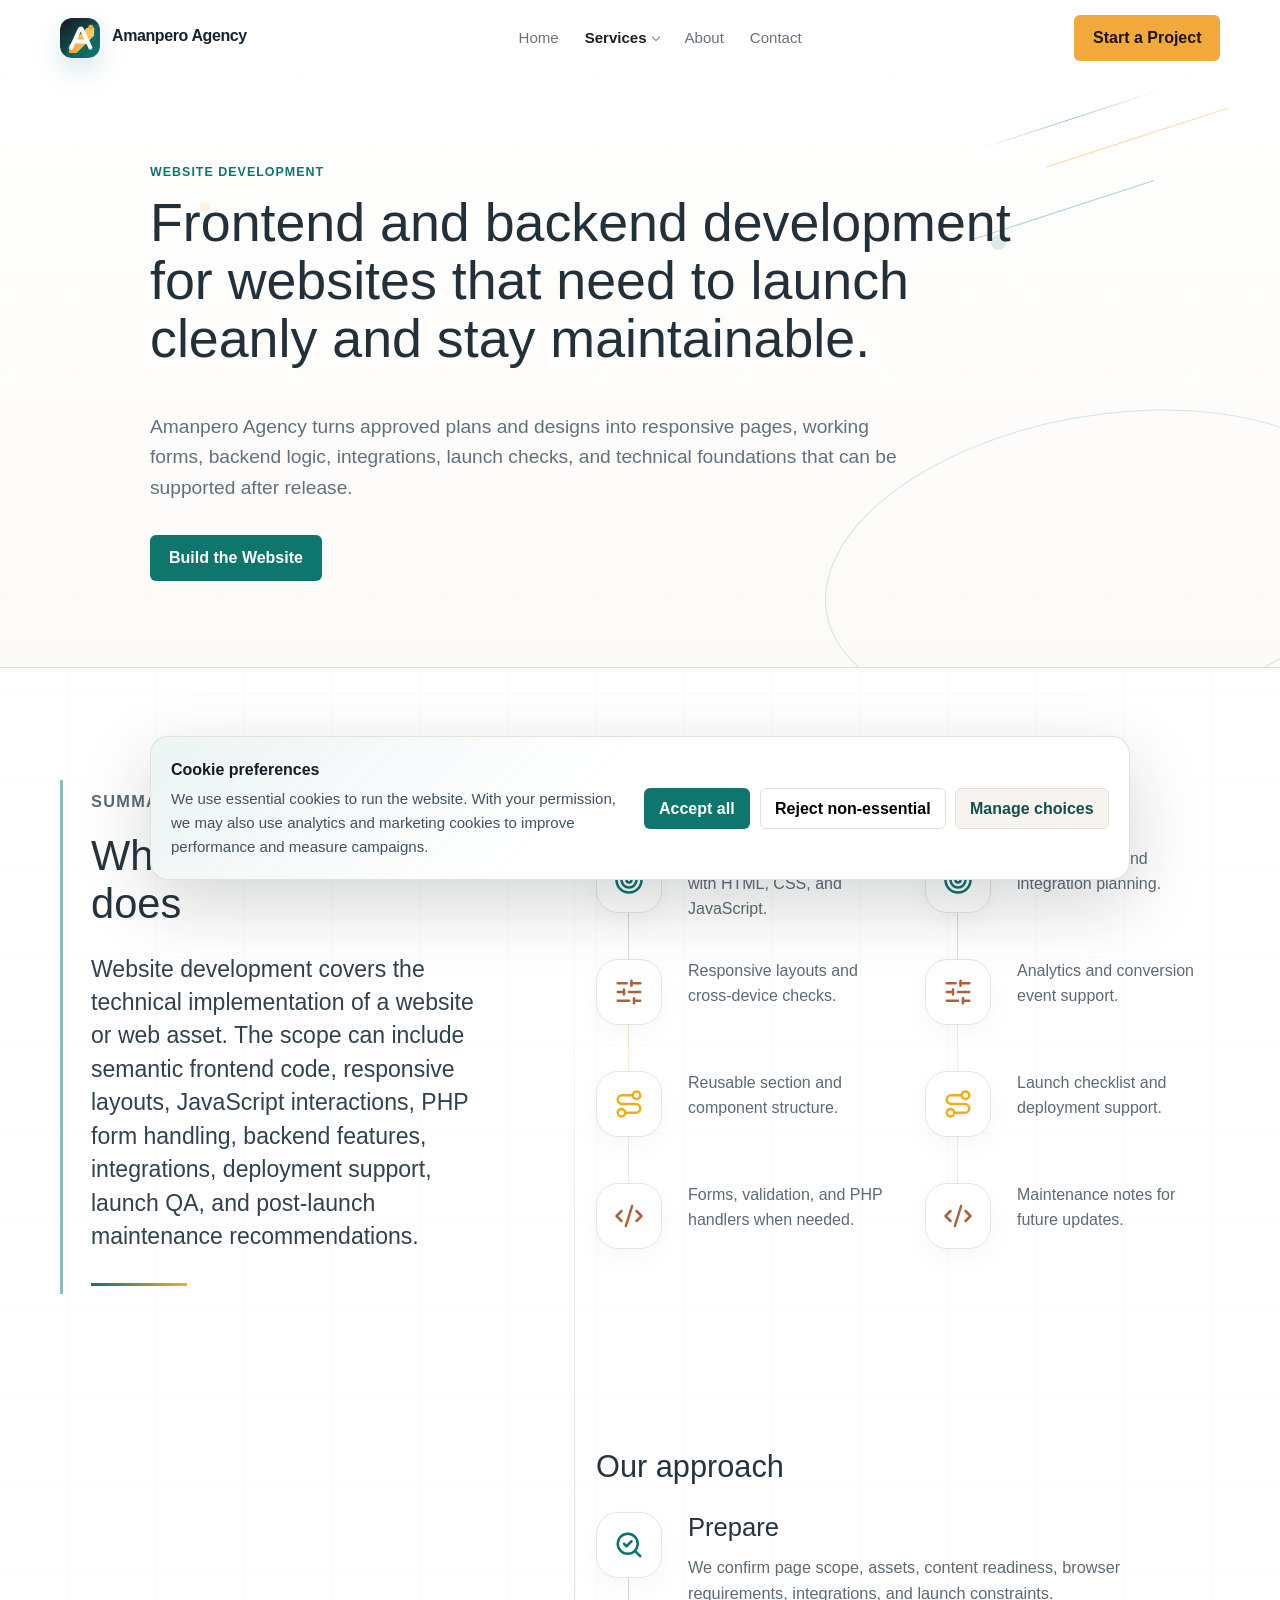
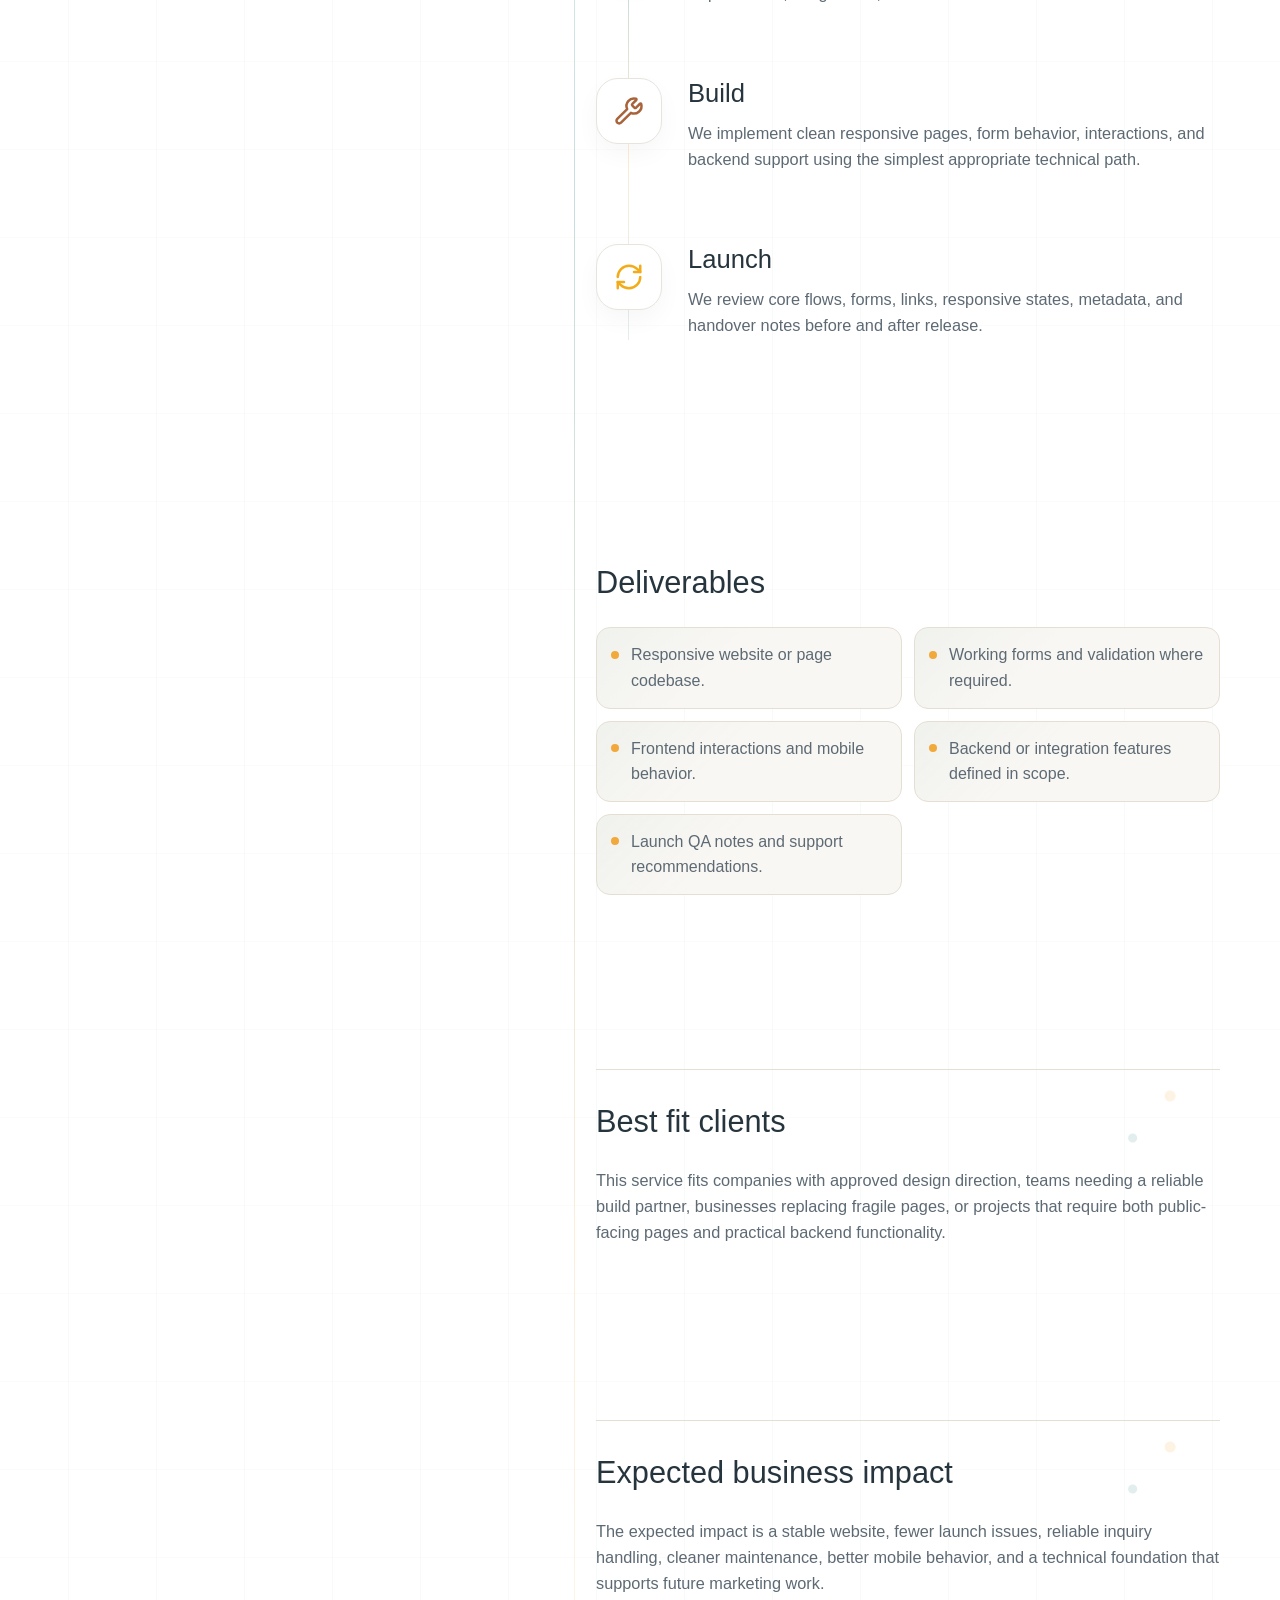
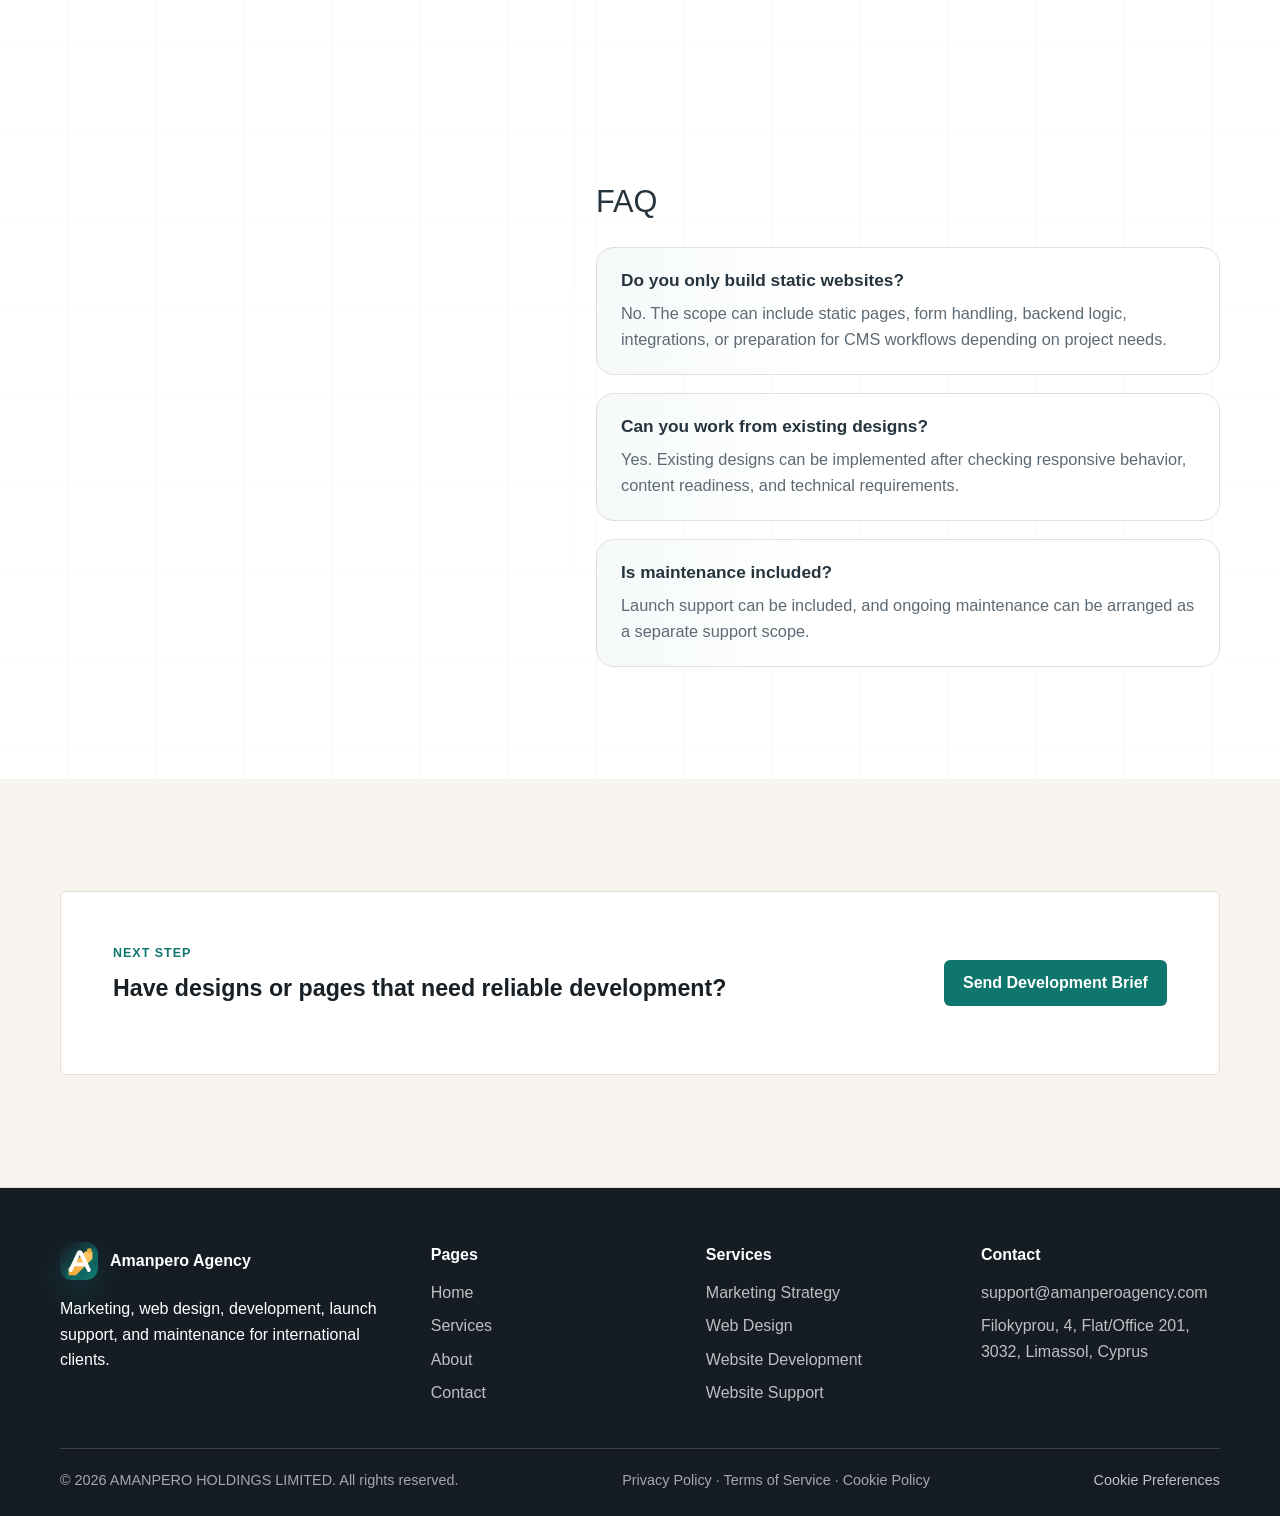
<file: service-website-development.html>
<!doctype html>
<html lang="en">
<head>
  <meta charset="utf-8">
  <meta name="viewport" content="width=device-width, initial-scale=1">
  <title>Website Development | Amanpero Agency</title>
  <meta name="description" content="Website development service for frontend, backend, forms, integrations, launch QA, maintainable code, and post-launch support.">
  <link rel="icon" type="image/svg+xml" href="img/common/favicon.svg">
  <link rel="stylesheet" href="css/bundle.css">
</head>
<body>
  <a class="skip-link" href="#main">Skip to content</a>
  <header class="site-header" data-header><div class="container header__inner"><a class="brand" href="index.html" aria-label="Amanpero Agency home"><span class="brand__mark" aria-hidden="true"></span><span>Amanpero Agency</span></a><nav class="nav" aria-label="Main navigation"><a href="index.html">Home</a><a href="services.html" aria-current="page">Services</a><a href="about.html">About</a><a href="contact.html">Contact</a></nav><a class="button button--accent header__cta" href="contact.html">Start a Project</a><button class="menu-toggle" type="button" data-menu-open aria-label="Open menu" aria-controls="mobile-menu" aria-expanded="false"><span class="menu-toggle__lines"></span></button></div></header>
  <div class="mobile-menu" id="mobile-menu" data-mobile-menu aria-hidden="true"><button class="mobile-menu__close" type="button" data-menu-close aria-label="Close menu">&times;</button><nav class="mobile-menu__nav" aria-label="Mobile navigation"><a href="index.html">Home</a><a href="services.html">Services</a><a href="about.html">About</a><a href="contact.html">Contact</a><a class="button button--primary" href="contact.html">Start a Project</a></nav><p class="mobile-menu__support">Plan your next digital project with strategy, design, development, and launch support in one place.</p></div>
  <main id="main">
    <section class="page-hero"><div class="container page-hero__content"><p class="eyebrow">Website Development</p><h1>Frontend and backend development for websites that need to launch cleanly and stay maintainable.</h1><p class="lead">Amanpero Agency turns approved plans and designs into responsive pages, working forms, backend logic, integrations, launch checks, and technical foundations that can be supported after release.</p><a class="button button--primary" href="contact.html">Build the Website</a></div></section>
    <section class="section"><div class="container service-detail-layout"><aside class="service-detail-nav info-block"><h2 class="h3">Sections</h2><nav class="footer__links"><a href="#summary">Summary</a><a href="#problems">Problems</a><a href="#included">Included</a><a href="#approach">Approach</a><a href="#deliverables">Deliverables</a><a href="#fit">Best fit</a><a href="#impact">Impact</a><a href="#faq">FAQ</a></nav></aside><div class="stack">
      <section id="summary" class="info-block"><p class="eyebrow">Summary</p><h2>What this service does</h2><p>Website development covers the technical implementation of a website or web asset. The scope can include semantic frontend code, responsive layouts, JavaScript interactions, PHP form handling, backend features, integrations, deployment support, launch QA, and post-launch maintenance recommendations.</p></section>
      <section id="problems" class="info-block"><h2>Problems this service solves</h2><ul class="check-list"><li>Designs are ready but need reliable implementation.</li><li>The website needs working forms, validation, email notifications, or simple backend logic.</li><li>Existing pages are hard to maintain or break on different devices.</li><li>Development is disconnected from launch checks, analytics, or future support.</li><li>The business needs a clean build without unnecessary platform complexity.</li></ul></section>
      <section id="included" class="info-block"><h2>What is included</h2><div class="grid grid--2"><ul class="check-list"><li>Frontend implementation with HTML, CSS, and JavaScript.</li><li>Responsive layouts and cross-device checks.</li><li>Reusable section and component structure.</li><li>Forms, validation, and PHP handlers when needed.</li></ul><ul class="check-list"><li>Backend logic and integration planning.</li><li>Analytics and conversion event support.</li><li>Launch checklist and deployment support.</li><li>Maintenance notes for future updates.</li></ul></div></section>
      <section id="approach" class="info-block"><h2>Our approach</h2><div class="grid grid--3"><article><h3>Prepare</h3><p>We confirm page scope, assets, content readiness, browser requirements, integrations, and launch constraints.</p></article><article><h3>Build</h3><p>We implement clean responsive pages, form behavior, interactions, and backend support using the simplest appropriate technical path.</p></article><article><h3>Launch</h3><p>We review core flows, forms, links, responsive states, metadata, and handover notes before and after release.</p></article></div></section>
      <section id="deliverables" class="info-block"><h2>Deliverables</h2><ul class="check-list"><li>Responsive website or page codebase.</li><li>Working forms and validation where required.</li><li>Frontend interactions and mobile behavior.</li><li>Backend or integration features defined in scope.</li><li>Launch QA notes and support recommendations.</li></ul></section>
      <section id="fit" class="info-block"><h2>Best fit clients</h2><p>This service fits companies with approved design direction, teams needing a reliable build partner, businesses replacing fragile pages, or projects that require both public-facing pages and practical backend functionality.</p></section>
      <section id="impact" class="info-block"><h2>Expected business impact</h2><p>The expected impact is a stable website, fewer launch issues, reliable inquiry handling, cleaner maintenance, better mobile behavior, and a technical foundation that supports future marketing work.</p></section>
      <section id="faq" class="info-block"><h2>FAQ</h2><div class="faq-list"><article class="faq-item"><h3>Do you only build static websites?</h3><p>No. The scope can include static pages, form handling, backend logic, integrations, or preparation for CMS workflows depending on project needs.</p></article><article class="faq-item"><h3>Can you work from existing designs?</h3><p>Yes. Existing designs can be implemented after checking responsive behavior, content readiness, and technical requirements.</p></article><article class="faq-item"><h3>Is maintenance included?</h3><p>Launch support can be included, and ongoing maintenance can be arranged as a separate support scope.</p></article></div></section>
    </div></div></section>
    <section class="section section--surface"><div class="container cta-band"><div class="cta-band__inner"><div><p class="eyebrow">Next step</p><h2 class="h3">Have designs or pages that need reliable development?</h2></div><a class="button button--primary" href="contact.html">Send Development Brief</a></div></div></section>
  </main>
  <footer class="site-footer"><div class="container footer__grid"><div><div class="footer__title">Amanpero Agency</div><p>Marketing, web design, development, launch support, and maintenance for international clients.</p></div><div><div class="footer__title">Pages</div><nav class="footer__links"><a href="index.html">Home</a><a href="services.html">Services</a><a href="about.html">About</a><a href="contact.html">Contact</a></nav></div><div><div class="footer__title">Services</div><nav class="footer__links"><a href="service-marketing-strategy.html">Marketing Strategy</a><a href="service-web-design.html">Web Design</a><a href="service-website-development.html">Website Development</a><a href="service-analytics-support.html">Website Support</a></nav></div><div><div class="footer__title">Contact</div><div class="footer__links"><a href="mailto:support@amanperoagency.com">support@amanperoagency.com</a><span>Filokyprou, 4, Flat/Office 201, 3032, Limassol, Cyprus</span></div></div></div><div class="container footer__bottom"><span>&copy; 2026 AMANPERO HOLDINGS LIMITED. All rights reserved.</span><span><a href="privacy.html">Privacy Policy</a> &middot; <a href="terms.html">Terms of Service</a> &middot; <a href="cookie.html">Cookie Policy</a></span></div></footer>
  <script src="js/main.js"></script>
</body>
</html>
</file>
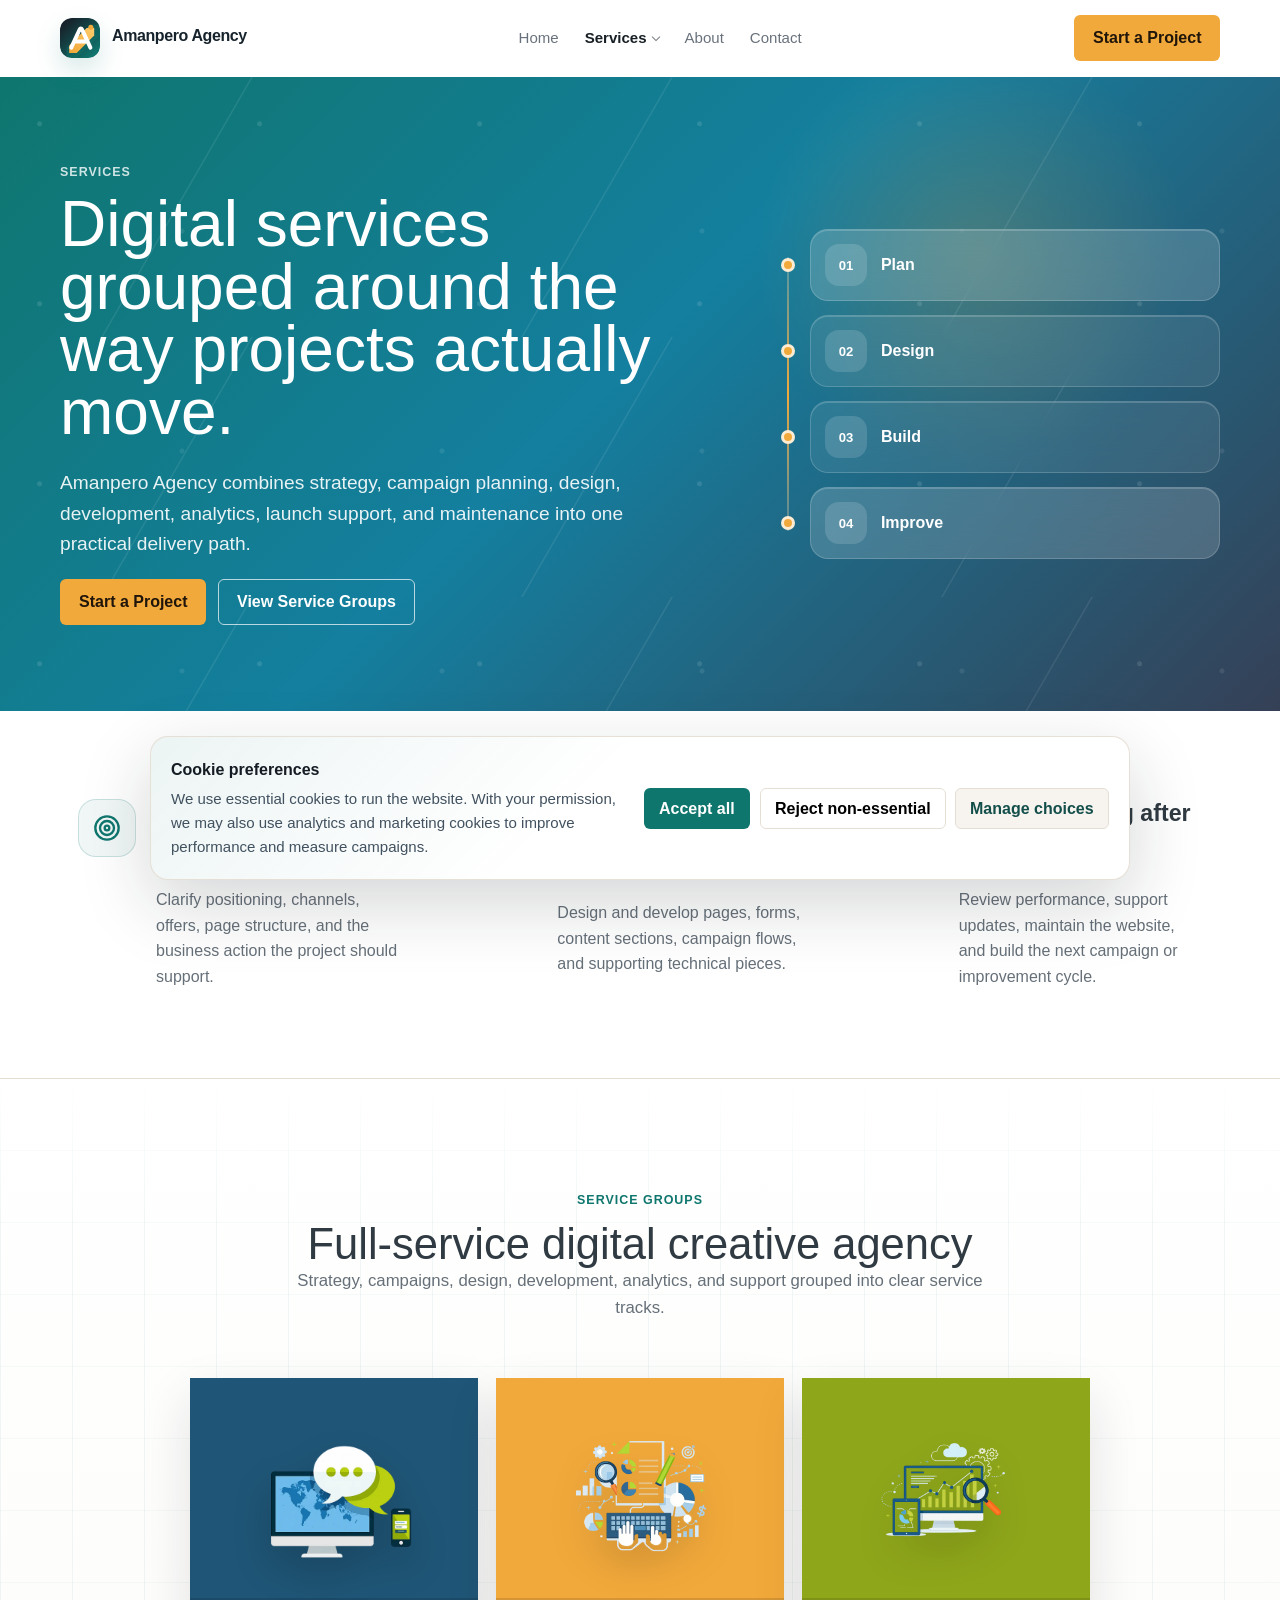
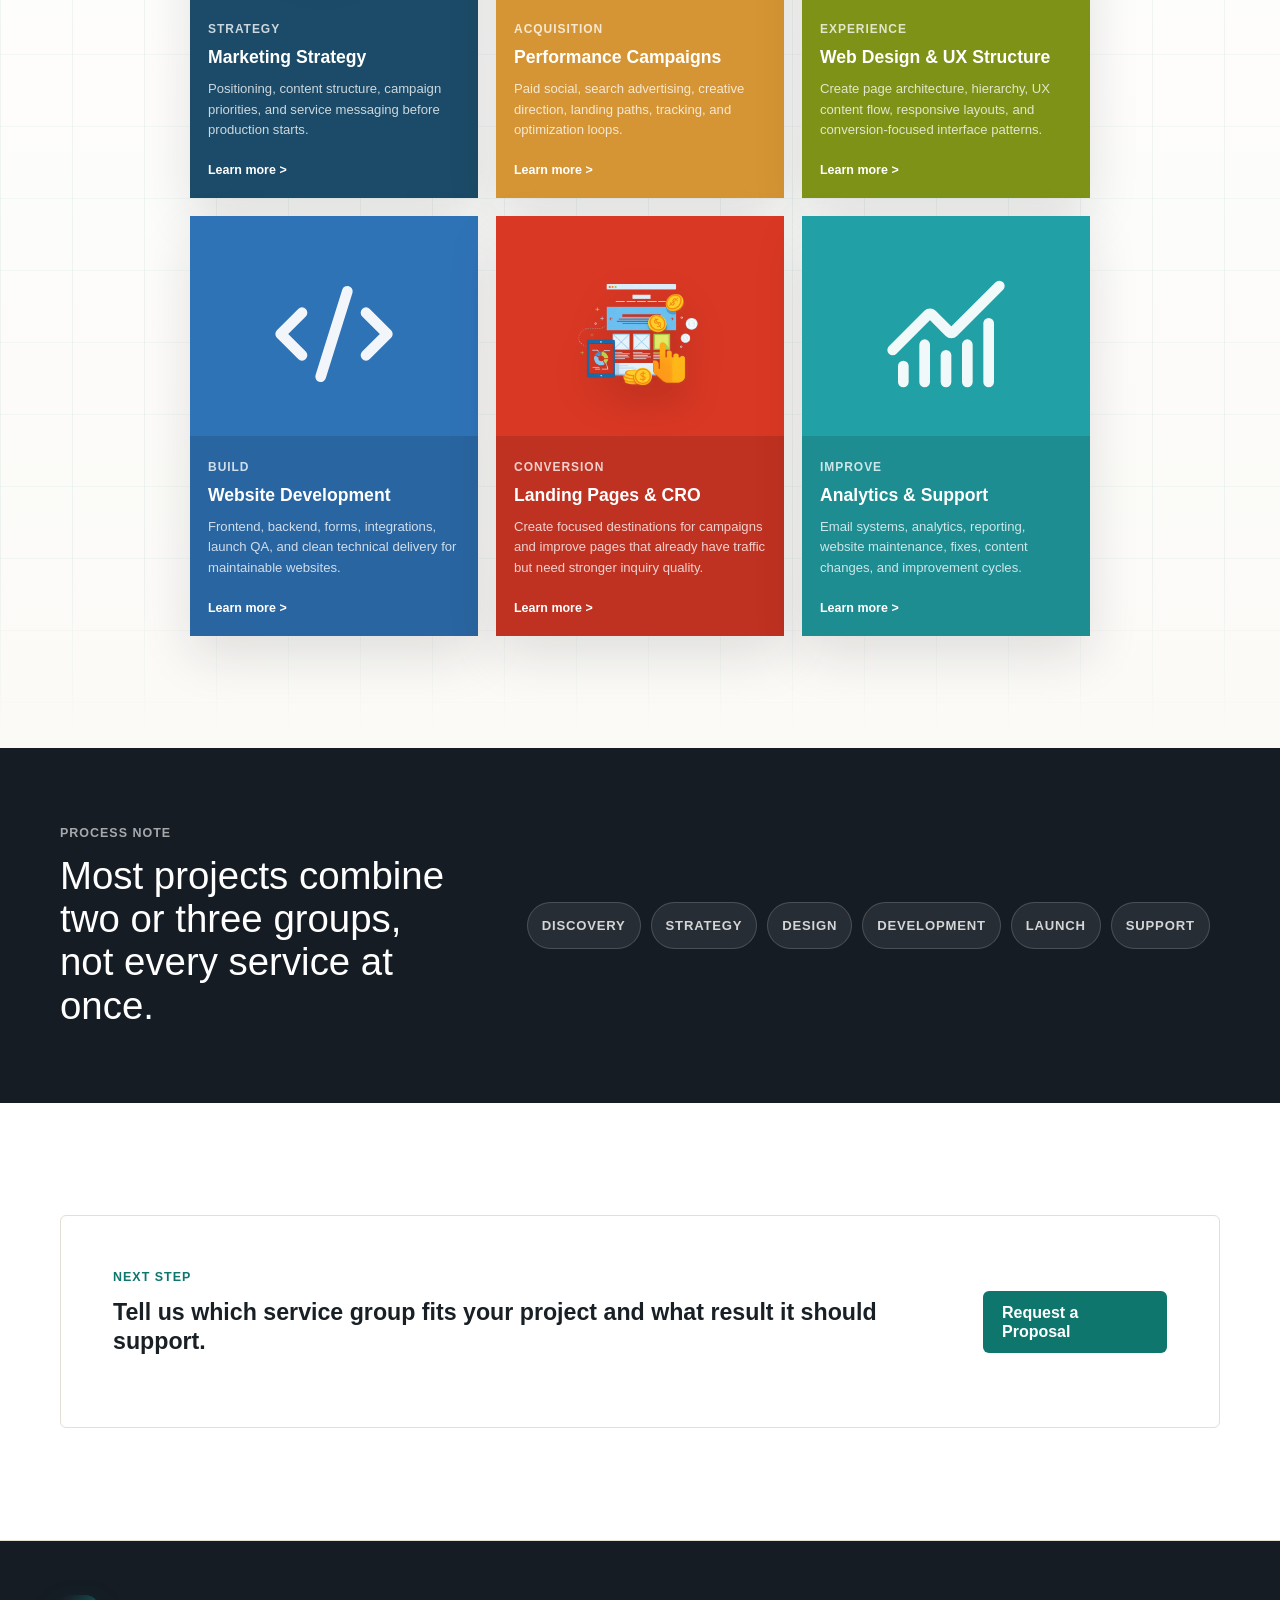
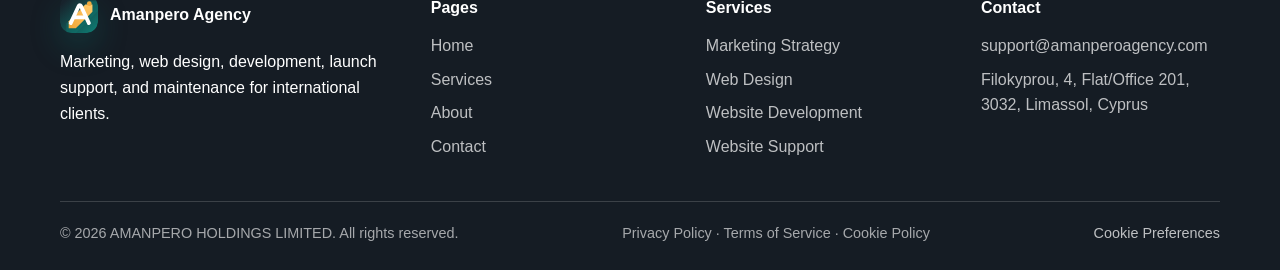
<file: services.html>
<!doctype html>
<html lang="en">
<head>
  <meta charset="utf-8">
  <meta name="viewport" content="width=device-width, initial-scale=1">
  <title>Services | Amanpero Agency</title>
  <meta name="description" content="Explore Amanpero Agency services across strategy, campaigns, web design, website development, landing pages, analytics, and support.">
  <link rel="icon" type="image/svg+xml" href="img/common/favicon.svg">
  <link rel="stylesheet" href="css/bundle.css">
</head>
<body>
  <a class="skip-link" href="#main">Skip to content</a>
  <header class="site-header" data-header>
    <div class="container header__inner">
      <a class="brand" href="index.html" aria-label="Amanpero Agency home"><span class="brand__mark" aria-hidden="true"></span><span>Amanpero Agency</span></a>
      <nav class="nav" aria-label="Main navigation">
        <a href="index.html">Home</a><a href="services.html" aria-current="page">Services</a><a href="about.html">About</a><a href="contact.html">Contact</a>
      </nav>
      <a class="button button--accent header__cta" href="contact.html">Start a Project</a>
      <button class="menu-toggle" type="button" data-menu-open aria-label="Open menu" aria-controls="mobile-menu" aria-expanded="false"><span class="menu-toggle__lines"></span></button>
    </div>
  </header>

  <div class="mobile-menu" id="mobile-menu" data-mobile-menu aria-hidden="true">
    <button class="mobile-menu__close" type="button" data-menu-close aria-label="Close menu">&times;</button>
    <nav class="mobile-menu__nav" aria-label="Mobile navigation">
      <a href="index.html">Home</a><a href="services.html">Services</a><a href="about.html">About</a><a href="contact.html">Contact</a><a class="button button--primary" href="contact.html">Start a Project</a>
    </nav>
    <p class="mobile-menu__support">Plan your next digital project with strategy, design, development, and launch support in one place.</p>
  </div>

  <main id="main">
    <section class="services-hero">
      <div class="container services-hero__grid">
        <div class="services-hero__copy">
          <p class="eyebrow">Services</p>
          <h1>Digital services grouped around the way projects actually move.</h1>
          <p>Amanpero Agency combines strategy, campaign planning, design, development, analytics, launch support, and maintenance into one practical delivery path.</p>
          <div class="cluster">
            <a class="button button--accent" href="contact.html">Start a Project</a>
            <a class="button button--light" href="#service-groups">View Service Groups</a>
          </div>
        </div>
        <div class="services-hero__system" aria-label="Service workflow overview">
          <div class="service-node service-node--active"><span>01</span><strong>Plan</strong></div>
          <div class="service-node"><span>02</span><strong>Design</strong></div>
          <div class="service-node"><span>03</span><strong>Build</strong></div>
          <div class="service-node service-node--support"><span>04</span><strong>Improve</strong></div>
        </div>
      </div>
    </section>

    <section class="service-pillars">
      <div class="container service-pillars__grid">
        <article class="service-pillar">
          <span class="service-pillar__icon"><span class="icon-mask icon-mask--target"></span></span>
          <h2 class="h3">Find the right direction</h2>
          <p>Clarify positioning, channels, offers, page structure, and the business action the project should support.</p>
        </article>
        <article class="service-pillar">
          <span class="service-pillar__icon"><span class="icon-mask icon-mask--code"></span></span>
          <h2 class="h3">Turn it into a working asset</h2>
          <p>Design and develop pages, forms, content sections, campaign flows, and supporting technical pieces.</p>
        </article>
        <article class="service-pillar">
          <span class="service-pillar__icon"><span class="icon-mask icon-mask--refresh"></span></span>
          <h2 class="h3">Keep improving after launch</h2>
          <p>Review performance, support updates, maintain the website, and build the next campaign or improvement cycle.</p>
        </article>
      </div>
    </section>

    <section class="section service-catalog service-catalog--grouped" id="service-groups">
      <div class="container">
        <div class="service-catalog__header">
          <p class="eyebrow">Service groups</p>
          <h2>Full-service digital creative agency</h2>
          <p>Strategy, campaigns, design, development, analytics, and support grouped into clear service tracks.</p>
        </div>

        <div class="service-group-list">
          <article class="service-group-card service-group-card--navy">
            <div class="service-group-card__visual"><img src="img/home/1.webp" alt="Digital strategy and communication illustration"></div>
            <div class="service-group-card__content">
              <span class="service-group-card__label">Strategy</span>
              <h3>Marketing Strategy</h3>
              <p>Positioning, content structure, campaign priorities, and service messaging before production starts.</p>
              <a href="service-marketing-strategy.html">Learn more</a>
            </div>
          </article>

          <article class="service-group-card service-group-card--gold">
            <div class="service-group-card__visual"><img src="img/home/2.webp" alt="Search and campaign planning illustration"></div>
            <div class="service-group-card__content">
              <span class="service-group-card__label">Acquisition</span>
              <h3>Performance Campaigns</h3>
              <p>Paid social, search advertising, creative direction, landing paths, tracking, and optimization loops.</p>
              <a href="service-performance-campaigns.html">Learn more</a>
            </div>
          </article>

          <article class="service-group-card service-group-card--olive">
            <div class="service-group-card__visual"><img src="img/home/3.webp" alt="Analytics and web performance illustration"></div>
            <div class="service-group-card__content">
              <span class="service-group-card__label">Experience</span>
              <h3>Web Design & UX Structure</h3>
              <p>Create page architecture, hierarchy, UX content flow, responsive layouts, and conversion-focused interface patterns.</p>
              <a href="service-web-design.html">Learn more</a>
            </div>
          </article>

          <article class="service-group-card service-group-card--blue">
            <div class="service-group-card__visual service-group-card__visual--icon"><span class="icon-mask icon-mask--code"></span></div>
            <div class="service-group-card__content">
              <span class="service-group-card__label">Build</span>
              <h3>Website Development</h3>
              <p>Frontend, backend, forms, integrations, launch QA, and clean technical delivery for maintainable websites.</p>
              <a href="service-website-development.html">Learn more</a>
            </div>
          </article>

          <article class="service-group-card service-group-card--red">
            <div class="service-group-card__visual"><img src="img/home/4.webp" alt="Landing page and conversion illustration"></div>
            <div class="service-group-card__content">
              <span class="service-group-card__label">Conversion</span>
              <h3>Landing Pages & CRO</h3>
              <p>Create focused destinations for campaigns and improve pages that already have traffic but need stronger inquiry quality.</p>
              <a href="service-landing-pages-cro.html">Learn more</a>
            </div>
          </article>

          <article class="service-group-card service-group-card--teal">
            <div class="service-group-card__visual service-group-card__visual--icon"><span class="icon-mask icon-mask--chart"></span></div>
            <div class="service-group-card__content">
              <span class="service-group-card__label">Improve</span>
              <h3>Analytics & Support</h3>
              <p>Email systems, analytics, reporting, website maintenance, fixes, content changes, and improvement cycles.</p>
              <a href="service-analytics-support.html">Learn more</a>
            </div>
          </article>
        </div>
      </div>
    </section>

    <section class="service-process" id="service-process">
      <div class="container service-process__grid">
        <div>
          <p class="eyebrow">Process note</p>
          <h2>Most projects combine two or three groups, not every service at once.</h2>
        </div>
        <div class="service-process__steps" aria-label="Typical Amanpero Agency project flow">
          <span>Discovery</span><span>Strategy</span><span>Design</span><span>Development</span><span>Launch</span><span>Support</span>
        </div>
      </div>
    </section>

    <section class="section">
      <div class="container cta-band">
        <div class="cta-band__inner">
          <div><p class="eyebrow">Next step</p><h2 class="h3">Tell us which service group fits your project and what result it should support.</h2></div>
          <a class="button button--primary" href="contact.html">Request a Proposal</a>
        </div>
      </div>
    </section>
  </main>

  <footer class="site-footer">
    <div class="container footer__grid">
      <div><div class="footer__title">Amanpero Agency</div><p>Marketing, web design, development, launch support, and maintenance for international clients.</p></div>
      <div><div class="footer__title">Pages</div><nav class="footer__links"><a href="index.html">Home</a><a href="services.html">Services</a><a href="about.html">About</a><a href="contact.html">Contact</a></nav></div>
      <div><div class="footer__title">Services</div><nav class="footer__links"><a href="service-marketing-strategy.html">Marketing Strategy</a><a href="service-web-design.html">Web Design</a><a href="service-website-development.html">Website Development</a><a href="service-analytics-support.html">Website Support</a></nav></div>
      <div><div class="footer__title">Contact</div><div class="footer__links"><a href="mailto:support@amanperoagency.com">support@amanperoagency.com</a><span>Filokyprou, 4, Flat/Office 201, 3032, Limassol, Cyprus</span></div></div>
    </div>
    <div class="container footer__bottom"><span>&copy; 2026 AMANPERO HOLDINGS LIMITED. All rights reserved.</span><span><a href="privacy.html">Privacy Policy</a> &middot; <a href="terms.html">Terms of Service</a> &middot; <a href="cookie.html">Cookie Policy</a></span></div>
  </footer>
  <script src="js/main.js"></script>
</body>
</html>
</file>
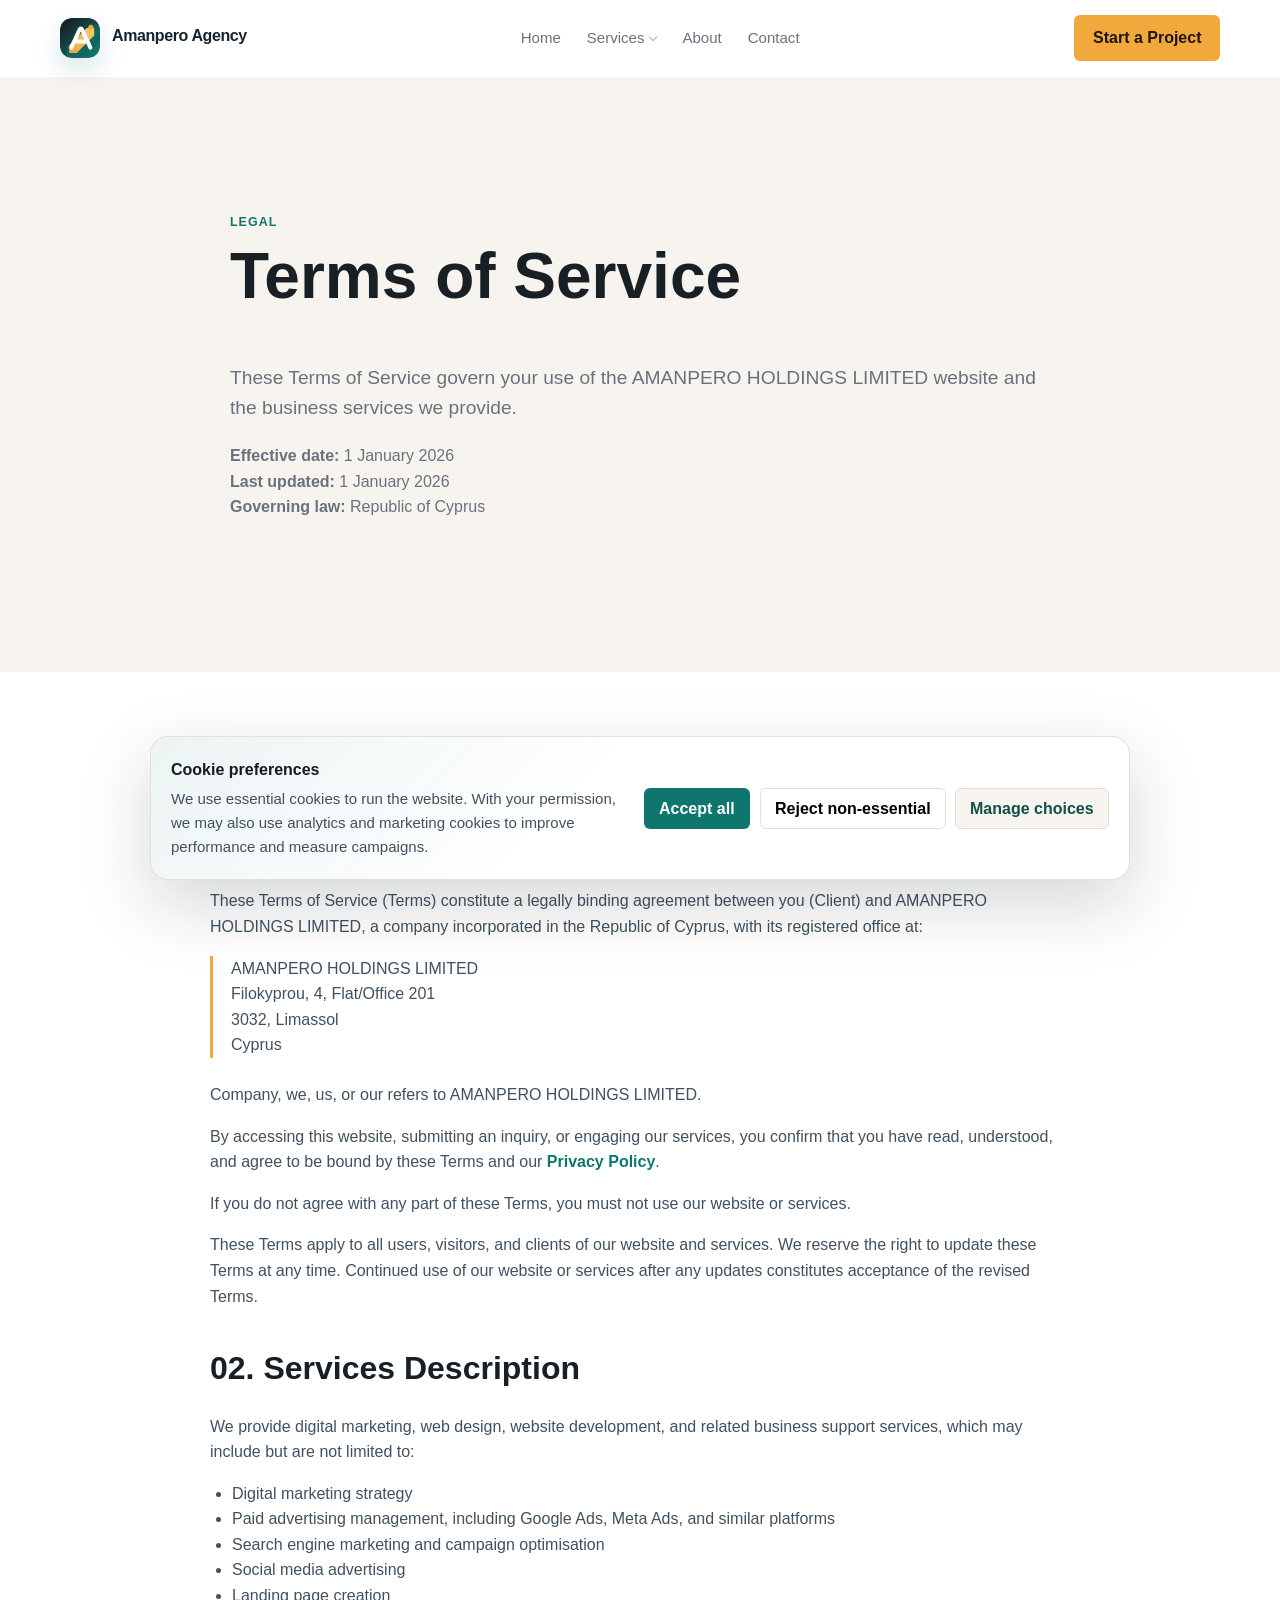
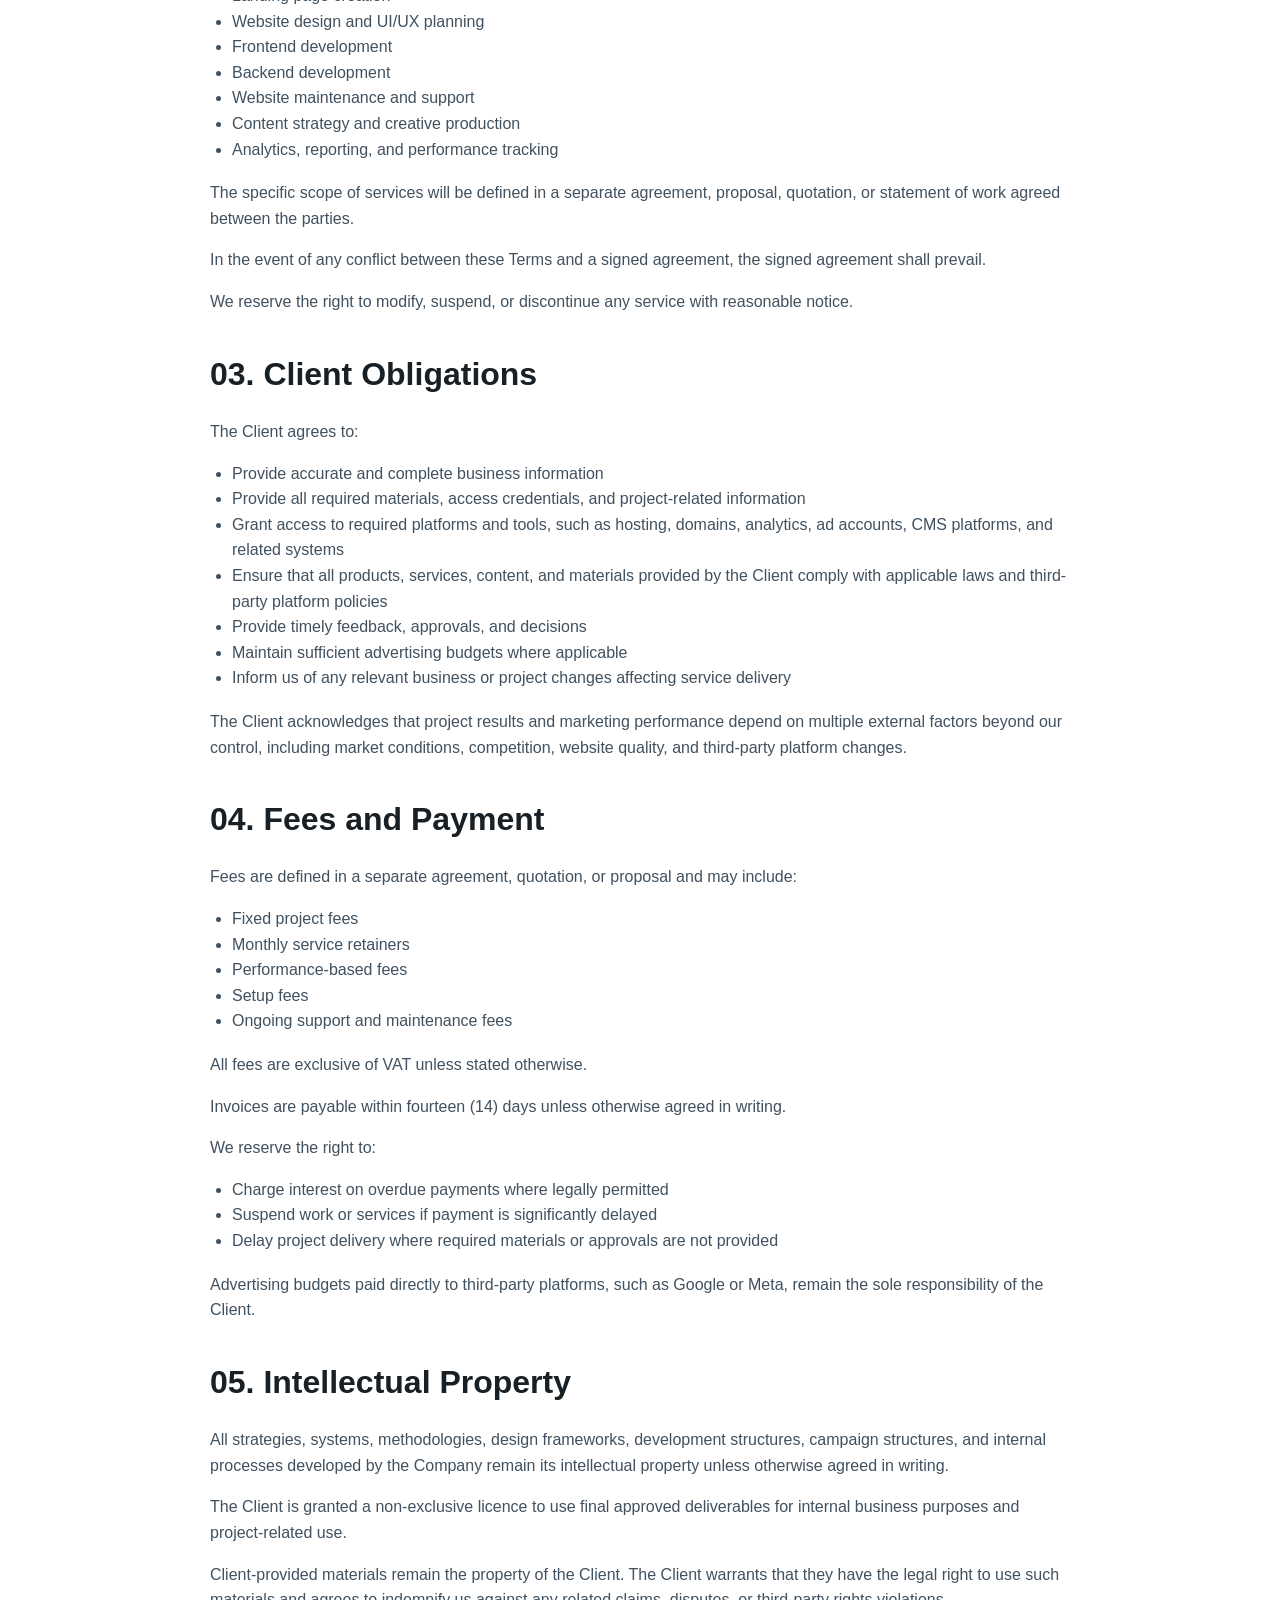
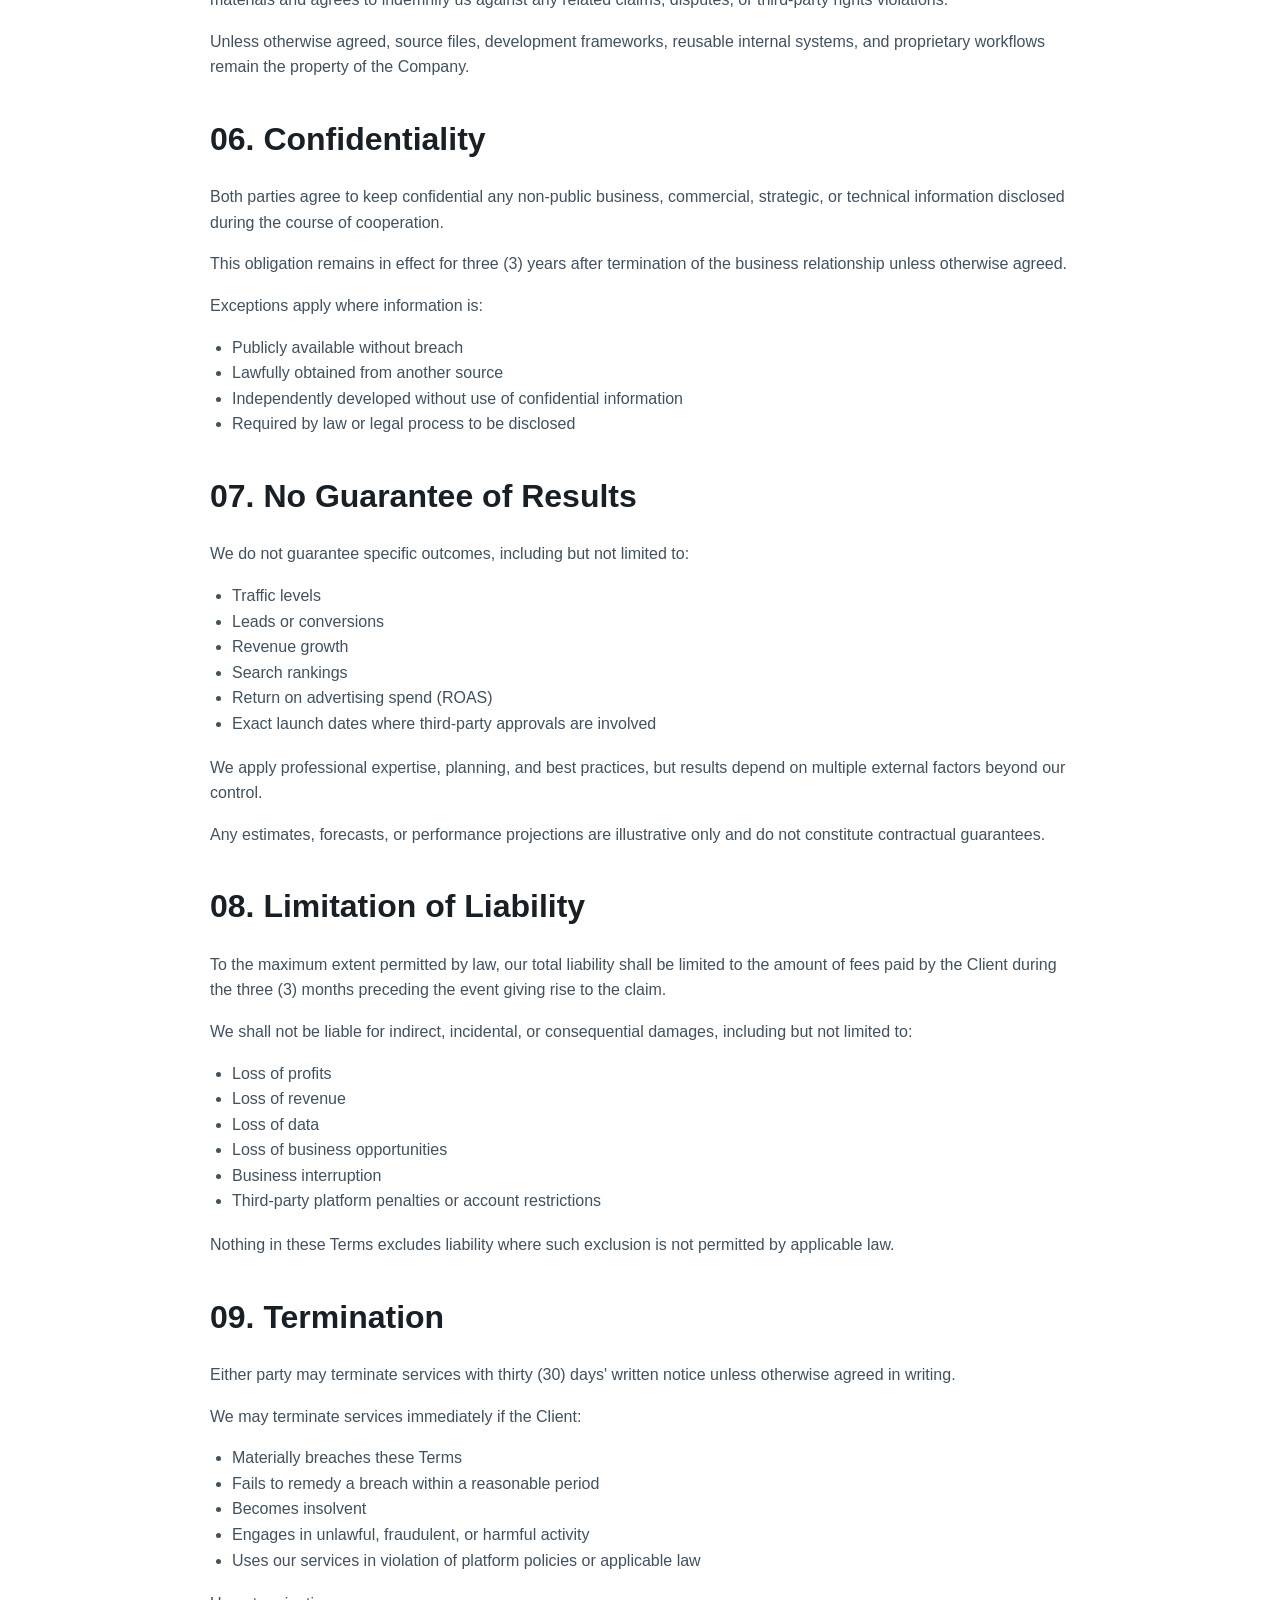
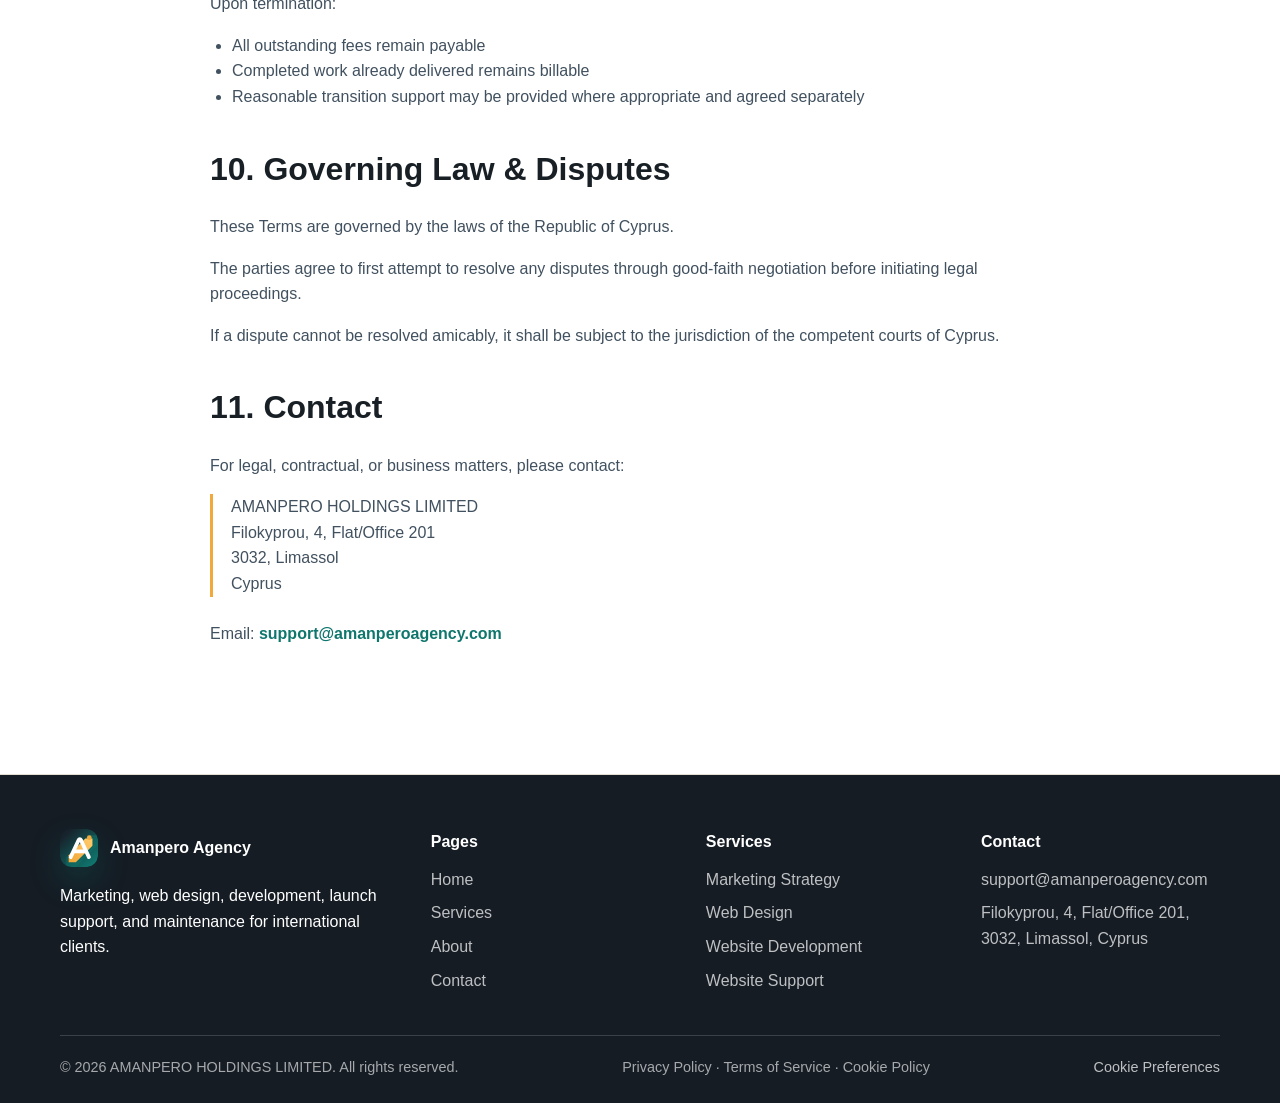
<file: terms.html>
<!doctype html>
<html lang="en">
<head>
  <meta charset="utf-8">
  <meta name="viewport" content="width=device-width, initial-scale=1">
  <title>Terms of Service | Amanpero Agency</title>
  <meta name="description" content="Terms of Service for AMANPERO HOLDINGS LIMITED website use and business services.">
  <link rel="icon" type="image/svg+xml" href="img/common/favicon.svg">
  <link rel="stylesheet" href="css/bundle.css">
</head>
<body>
  <a class="skip-link" href="#main">Skip to content</a>
  <header class="site-header" data-header>
    <div class="container header__inner">
      <a class="brand" href="index.html" aria-label="Amanpero Agency home"><span class="brand__mark" aria-hidden="true"></span><span>Amanpero Agency</span></a>
      <nav class="nav" aria-label="Main navigation">
        <a href="index.html">Home</a><a href="services.html">Services</a><a href="about.html">About</a><a href="contact.html">Contact</a>
      </nav>
      <a class="button button--accent header__cta" href="contact.html">Start a Project</a>
      <button class="menu-toggle" type="button" data-menu-open aria-label="Open menu" aria-controls="mobile-menu" aria-expanded="false"><span class="menu-toggle__lines"></span></button>
    </div>
  </header>
  <div class="mobile-menu" id="mobile-menu" data-mobile-menu aria-hidden="true">
    <button class="mobile-menu__close" type="button" data-menu-close aria-label="Close menu">&times;</button>
    <nav class="mobile-menu__nav" aria-label="Mobile navigation">
      <a href="index.html">Home</a><a href="services.html">Services</a><a href="about.html">About</a><a href="contact.html">Contact</a><a class="button button--primary" href="contact.html">Start a Project</a>
    </nav>
    <p class="mobile-menu__support">Plan your next digital project with strategy, design, development, and launch support in one place.</p>
  </div>

  <main id="main">
    <section class="page-hero">
      <div class="container page-hero__content">
        <p class="eyebrow">Legal</p>
        <h1>Terms of Service</h1>
        <p class="lead">These Terms of Service govern your use of the AMANPERO HOLDINGS LIMITED website and the business services we provide.</p>
        <p class="muted"><strong>Effective date:</strong> 1 January 2026<br><strong>Last updated:</strong> 1 January 2026<br><strong>Governing law:</strong> Republic of Cyprus</p>
      </div>
    </section>

    <section class="section">
      <article class="container legal-content">
        <h2>01. Acceptance of Terms</h2>
        <p>These Terms of Service (Terms) constitute a legally binding agreement between you (Client) and AMANPERO HOLDINGS LIMITED, a company incorporated in the Republic of Cyprus, with its registered office at:</p>
        <address>
          AMANPERO HOLDINGS LIMITED<br>
          Filokyprou, 4, Flat/Office 201<br>
          3032, Limassol<br>
          Cyprus
        </address>
        <p>Company, we, us, or our refers to AMANPERO HOLDINGS LIMITED.</p>
        <p>By accessing this website, submitting an inquiry, or engaging our services, you confirm that you have read, understood, and agree to be bound by these Terms and our <a href="privacy.html">Privacy Policy</a>.</p>
        <p>If you do not agree with any part of these Terms, you must not use our website or services.</p>
        <p>These Terms apply to all users, visitors, and clients of our website and services. We reserve the right to update these Terms at any time. Continued use of our website or services after any updates constitutes acceptance of the revised Terms.</p>

        <h2>02. Services Description</h2>
        <p>We provide digital marketing, web design, website development, and related business support services, which may include but are not limited to:</p>
        <ul>
          <li>Digital marketing strategy</li>
          <li>Paid advertising management, including Google Ads, Meta Ads, and similar platforms</li>
          <li>Search engine marketing and campaign optimisation</li>
          <li>Social media advertising</li>
          <li>Landing page creation</li>
          <li>Website design and UI/UX planning</li>
          <li>Frontend development</li>
          <li>Backend development</li>
          <li>Website maintenance and support</li>
          <li>Content strategy and creative production</li>
          <li>Analytics, reporting, and performance tracking</li>
        </ul>
        <p>The specific scope of services will be defined in a separate agreement, proposal, quotation, or statement of work agreed between the parties.</p>
        <p>In the event of any conflict between these Terms and a signed agreement, the signed agreement shall prevail.</p>
        <p>We reserve the right to modify, suspend, or discontinue any service with reasonable notice.</p>

        <h2>03. Client Obligations</h2>
        <p>The Client agrees to:</p>
        <ul>
          <li>Provide accurate and complete business information</li>
          <li>Provide all required materials, access credentials, and project-related information</li>
          <li>Grant access to required platforms and tools, such as hosting, domains, analytics, ad accounts, CMS platforms, and related systems</li>
          <li>Ensure that all products, services, content, and materials provided by the Client comply with applicable laws and third-party platform policies</li>
          <li>Provide timely feedback, approvals, and decisions</li>
          <li>Maintain sufficient advertising budgets where applicable</li>
          <li>Inform us of any relevant business or project changes affecting service delivery</li>
        </ul>
        <p>The Client acknowledges that project results and marketing performance depend on multiple external factors beyond our control, including market conditions, competition, website quality, and third-party platform changes.</p>

        <h2>04. Fees and Payment</h2>
        <p>Fees are defined in a separate agreement, quotation, or proposal and may include:</p>
        <ul>
          <li>Fixed project fees</li>
          <li>Monthly service retainers</li>
          <li>Performance-based fees</li>
          <li>Setup fees</li>
          <li>Ongoing support and maintenance fees</li>
        </ul>
        <p>All fees are exclusive of VAT unless stated otherwise.</p>
        <p>Invoices are payable within fourteen (14) days unless otherwise agreed in writing.</p>
        <p>We reserve the right to:</p>
        <ul>
          <li>Charge interest on overdue payments where legally permitted</li>
          <li>Suspend work or services if payment is significantly delayed</li>
          <li>Delay project delivery where required materials or approvals are not provided</li>
        </ul>
        <p>Advertising budgets paid directly to third-party platforms, such as Google or Meta, remain the sole responsibility of the Client.</p>

        <h2>05. Intellectual Property</h2>
        <p>All strategies, systems, methodologies, design frameworks, development structures, campaign structures, and internal processes developed by the Company remain its intellectual property unless otherwise agreed in writing.</p>
        <p>The Client is granted a non-exclusive licence to use final approved deliverables for internal business purposes and project-related use.</p>
        <p>Client-provided materials remain the property of the Client. The Client warrants that they have the legal right to use such materials and agrees to indemnify us against any related claims, disputes, or third-party rights violations.</p>
        <p>Unless otherwise agreed, source files, development frameworks, reusable internal systems, and proprietary workflows remain the property of the Company.</p>

        <h2>06. Confidentiality</h2>
        <p>Both parties agree to keep confidential any non-public business, commercial, strategic, or technical information disclosed during the course of cooperation.</p>
        <p>This obligation remains in effect for three (3) years after termination of the business relationship unless otherwise agreed.</p>
        <p>Exceptions apply where information is:</p>
        <ul>
          <li>Publicly available without breach</li>
          <li>Lawfully obtained from another source</li>
          <li>Independently developed without use of confidential information</li>
          <li>Required by law or legal process to be disclosed</li>
        </ul>

        <h2>07. No Guarantee of Results</h2>
        <p>We do not guarantee specific outcomes, including but not limited to:</p>
        <ul>
          <li>Traffic levels</li>
          <li>Leads or conversions</li>
          <li>Revenue growth</li>
          <li>Search rankings</li>
          <li>Return on advertising spend (ROAS)</li>
          <li>Exact launch dates where third-party approvals are involved</li>
        </ul>
        <p>We apply professional expertise, planning, and best practices, but results depend on multiple external factors beyond our control.</p>
        <p>Any estimates, forecasts, or performance projections are illustrative only and do not constitute contractual guarantees.</p>

        <h2>08. Limitation of Liability</h2>
        <p>To the maximum extent permitted by law, our total liability shall be limited to the amount of fees paid by the Client during the three (3) months preceding the event giving rise to the claim.</p>
        <p>We shall not be liable for indirect, incidental, or consequential damages, including but not limited to:</p>
        <ul>
          <li>Loss of profits</li>
          <li>Loss of revenue</li>
          <li>Loss of data</li>
          <li>Loss of business opportunities</li>
          <li>Business interruption</li>
          <li>Third-party platform penalties or account restrictions</li>
        </ul>
        <p>Nothing in these Terms excludes liability where such exclusion is not permitted by applicable law.</p>

        <h2>09. Termination</h2>
        <p>Either party may terminate services with thirty (30) days' written notice unless otherwise agreed in writing.</p>
        <p>We may terminate services immediately if the Client:</p>
        <ul>
          <li>Materially breaches these Terms</li>
          <li>Fails to remedy a breach within a reasonable period</li>
          <li>Becomes insolvent</li>
          <li>Engages in unlawful, fraudulent, or harmful activity</li>
          <li>Uses our services in violation of platform policies or applicable law</li>
        </ul>
        <p>Upon termination:</p>
        <ul>
          <li>All outstanding fees remain payable</li>
          <li>Completed work already delivered remains billable</li>
          <li>Reasonable transition support may be provided where appropriate and agreed separately</li>
        </ul>

        <h2>10. Governing Law &amp; Disputes</h2>
        <p>These Terms are governed by the laws of the Republic of Cyprus.</p>
        <p>The parties agree to first attempt to resolve any disputes through good-faith negotiation before initiating legal proceedings.</p>
        <p>If a dispute cannot be resolved amicably, it shall be subject to the jurisdiction of the competent courts of Cyprus.</p>

        <h2>11. Contact</h2>
        <p>For legal, contractual, or business matters, please contact:</p>
        <address>
          AMANPERO HOLDINGS LIMITED<br>
          Filokyprou, 4, Flat/Office 201<br>
          3032, Limassol<br>
          Cyprus
        </address>
        <p>Email: <a href="mailto:support@amanperoagency.com">support@amanperoagency.com</a></p>
      </article>
    </section>
  </main>

  <footer class="site-footer">
    <div class="container footer__grid">
      <div><div class="footer__title">Amanpero Agency</div><p>Marketing, web design, development, launch support, and maintenance for international clients.</p></div>
      <div><div class="footer__title">Pages</div><nav class="footer__links"><a href="index.html">Home</a><a href="services.html">Services</a><a href="about.html">About</a><a href="contact.html">Contact</a></nav></div>
      <div><div class="footer__title">Services</div><nav class="footer__links"><a href="service-marketing-strategy.html">Marketing Strategy</a><a href="service-web-design.html">Web Design</a><a href="service-website-development.html">Website Development</a><a href="service-analytics-support.html">Website Support</a></nav></div>
      <div><div class="footer__title">Contact</div><div class="footer__links"><a href="mailto:support@amanperoagency.com">support@amanperoagency.com</a><span>Filokyprou, 4, Flat/Office 201, 3032, Limassol, Cyprus</span></div></div>
    </div>
    <div class="container footer__bottom">
      <span>&copy; 2026 AMANPERO HOLDINGS LIMITED. All rights reserved.</span>
      <span><a href="privacy.html">Privacy Policy</a> &middot; <a href="terms.html">Terms of Service</a> &middot; <a href="cookie.html">Cookie Policy</a></span>
    </div>
  </footer>
  <script src="js/main.js"></script>
</body>
</html>
</file>
<file: css/bundle.css>
@import url("./base.css");
@import url("./pages/home.css");
@import url("./pages/services.css");
@import url("./pages/service.css");
@import url("./pages/about.css");
@import url("./pages/contact.css");
@import url("./pages/legal.css");
</file>
